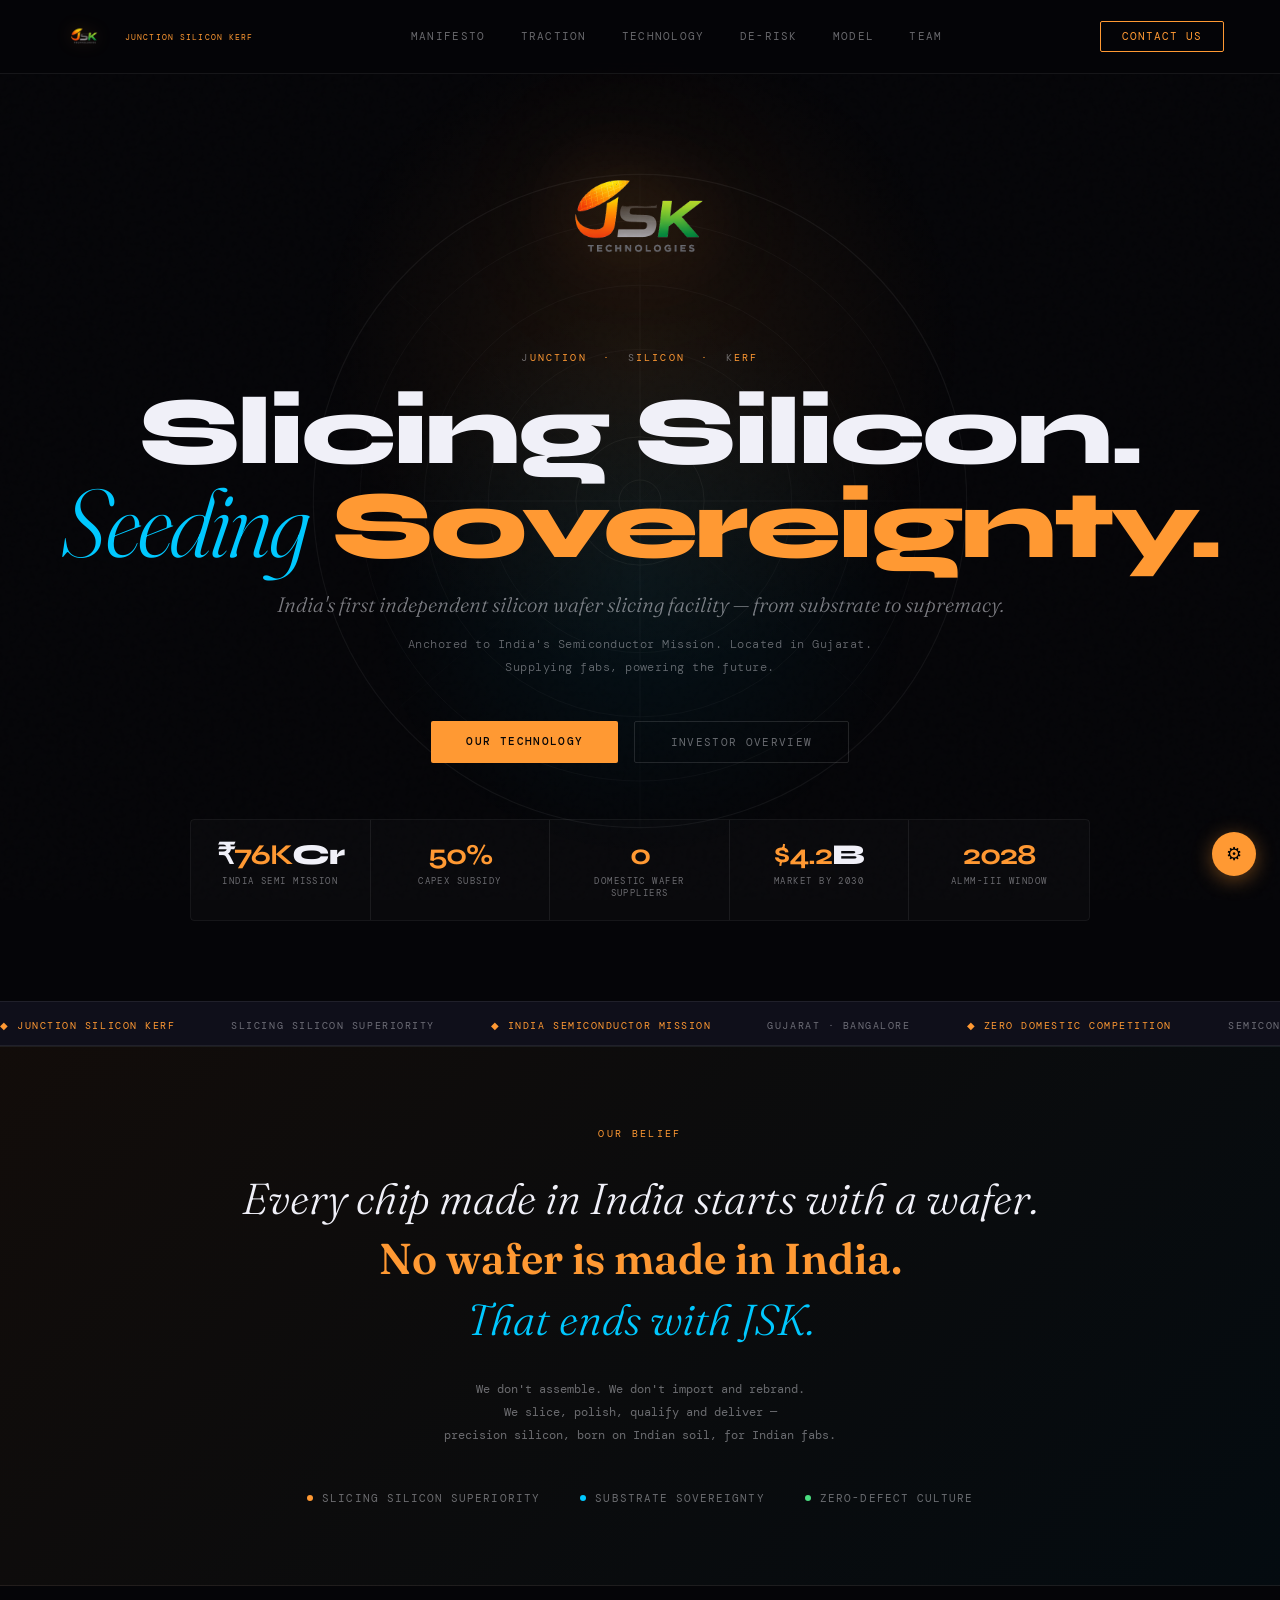
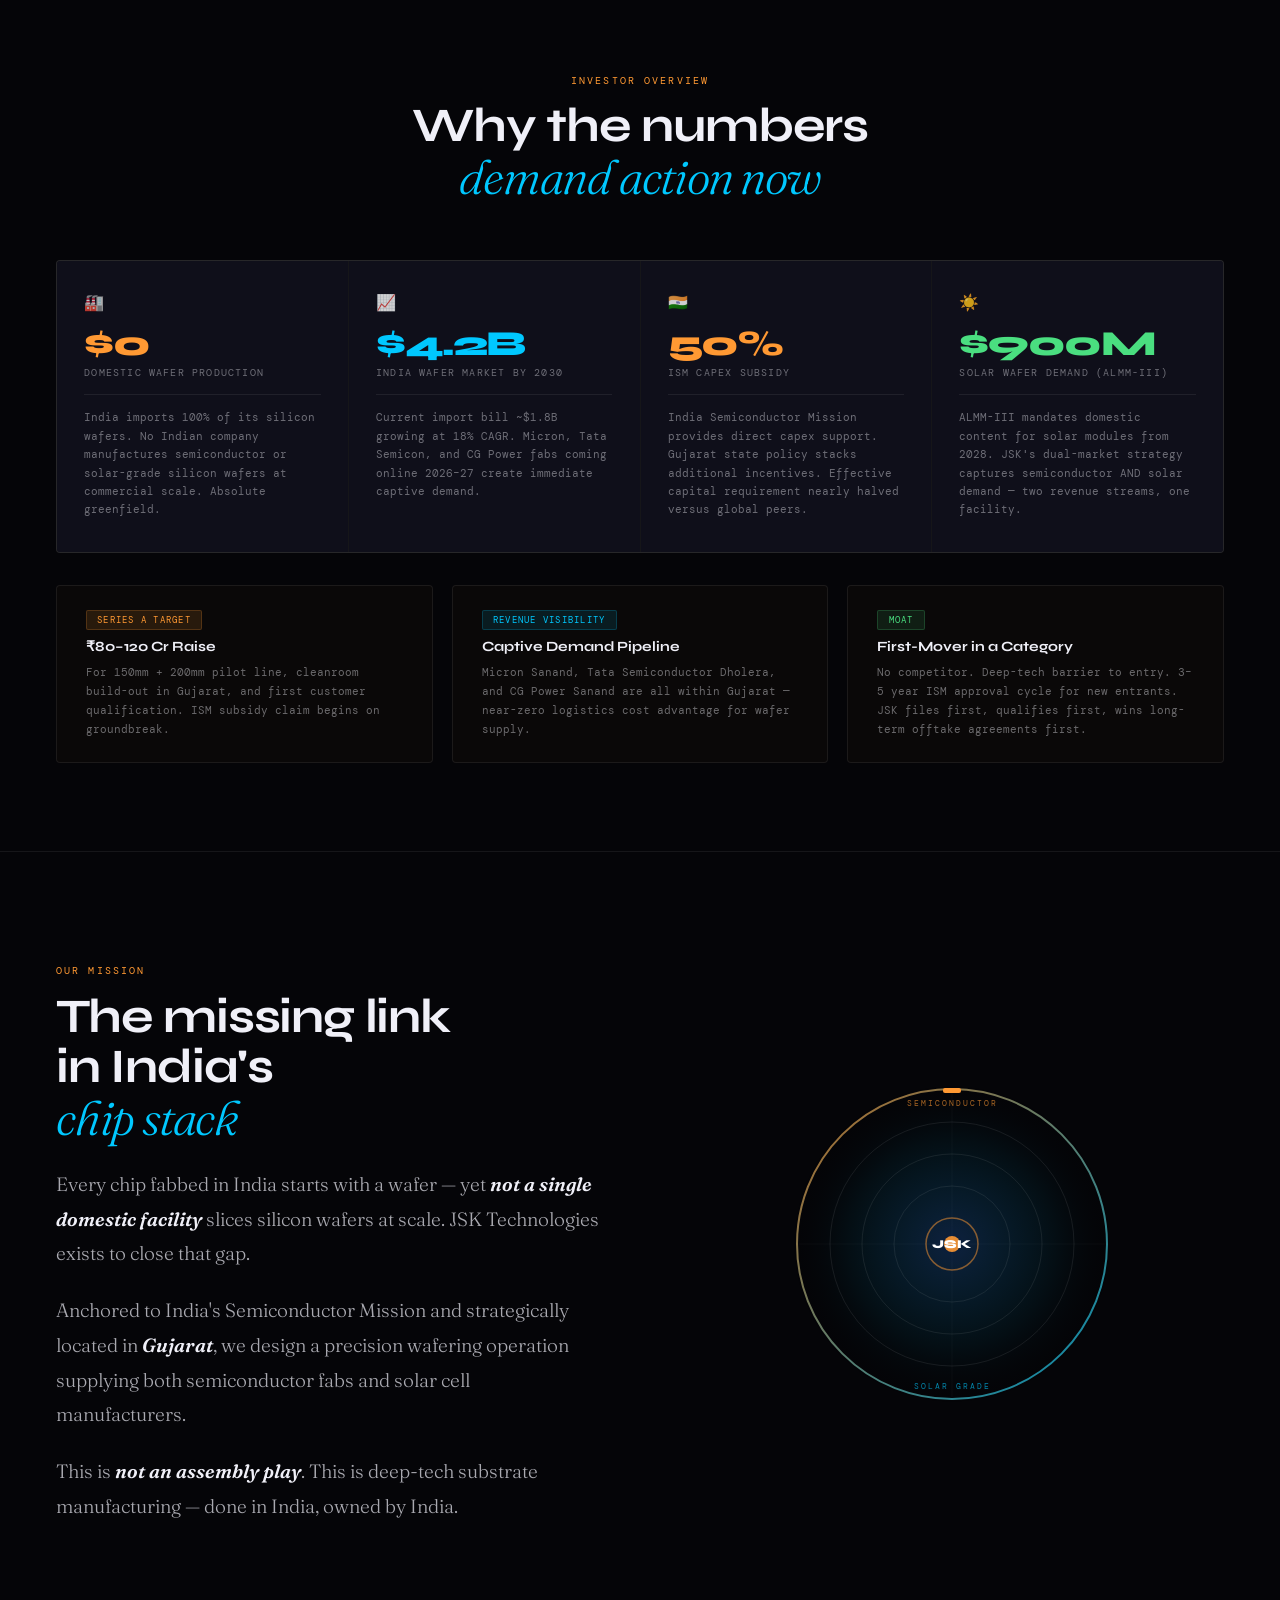
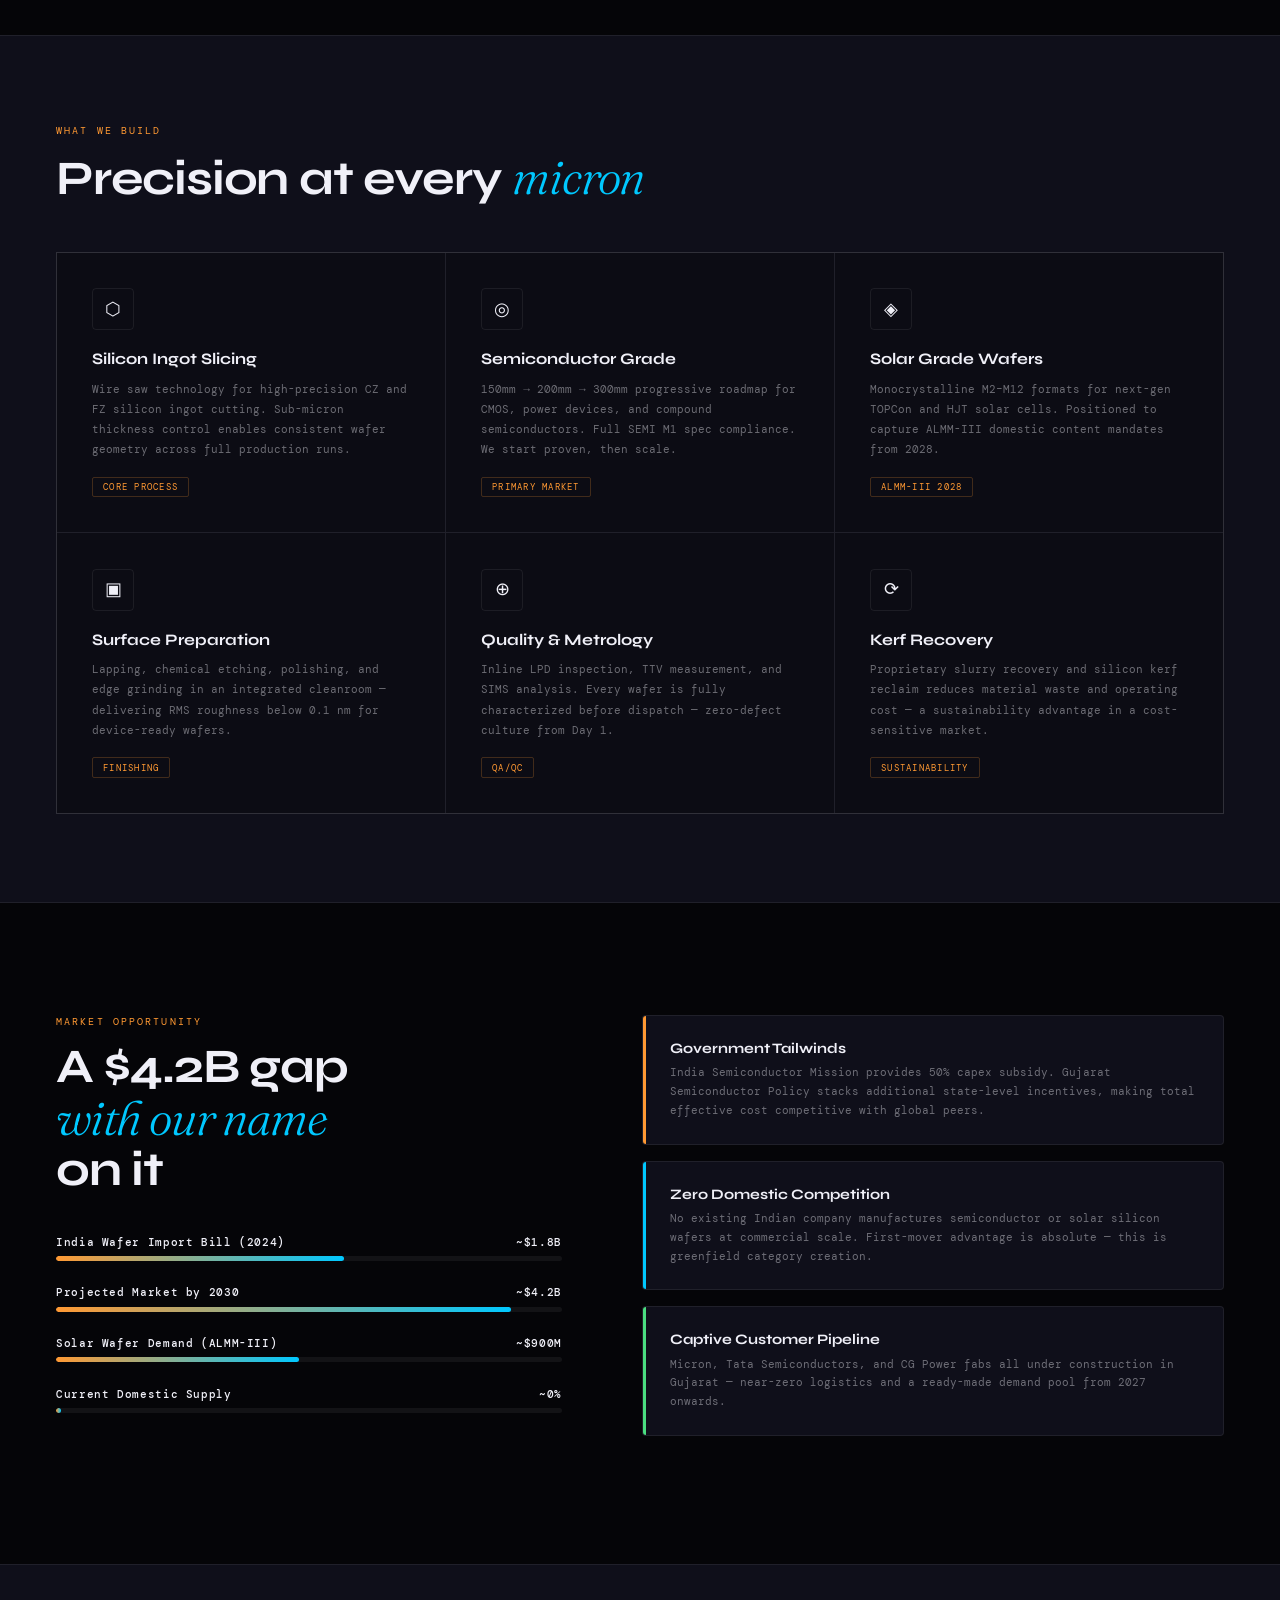
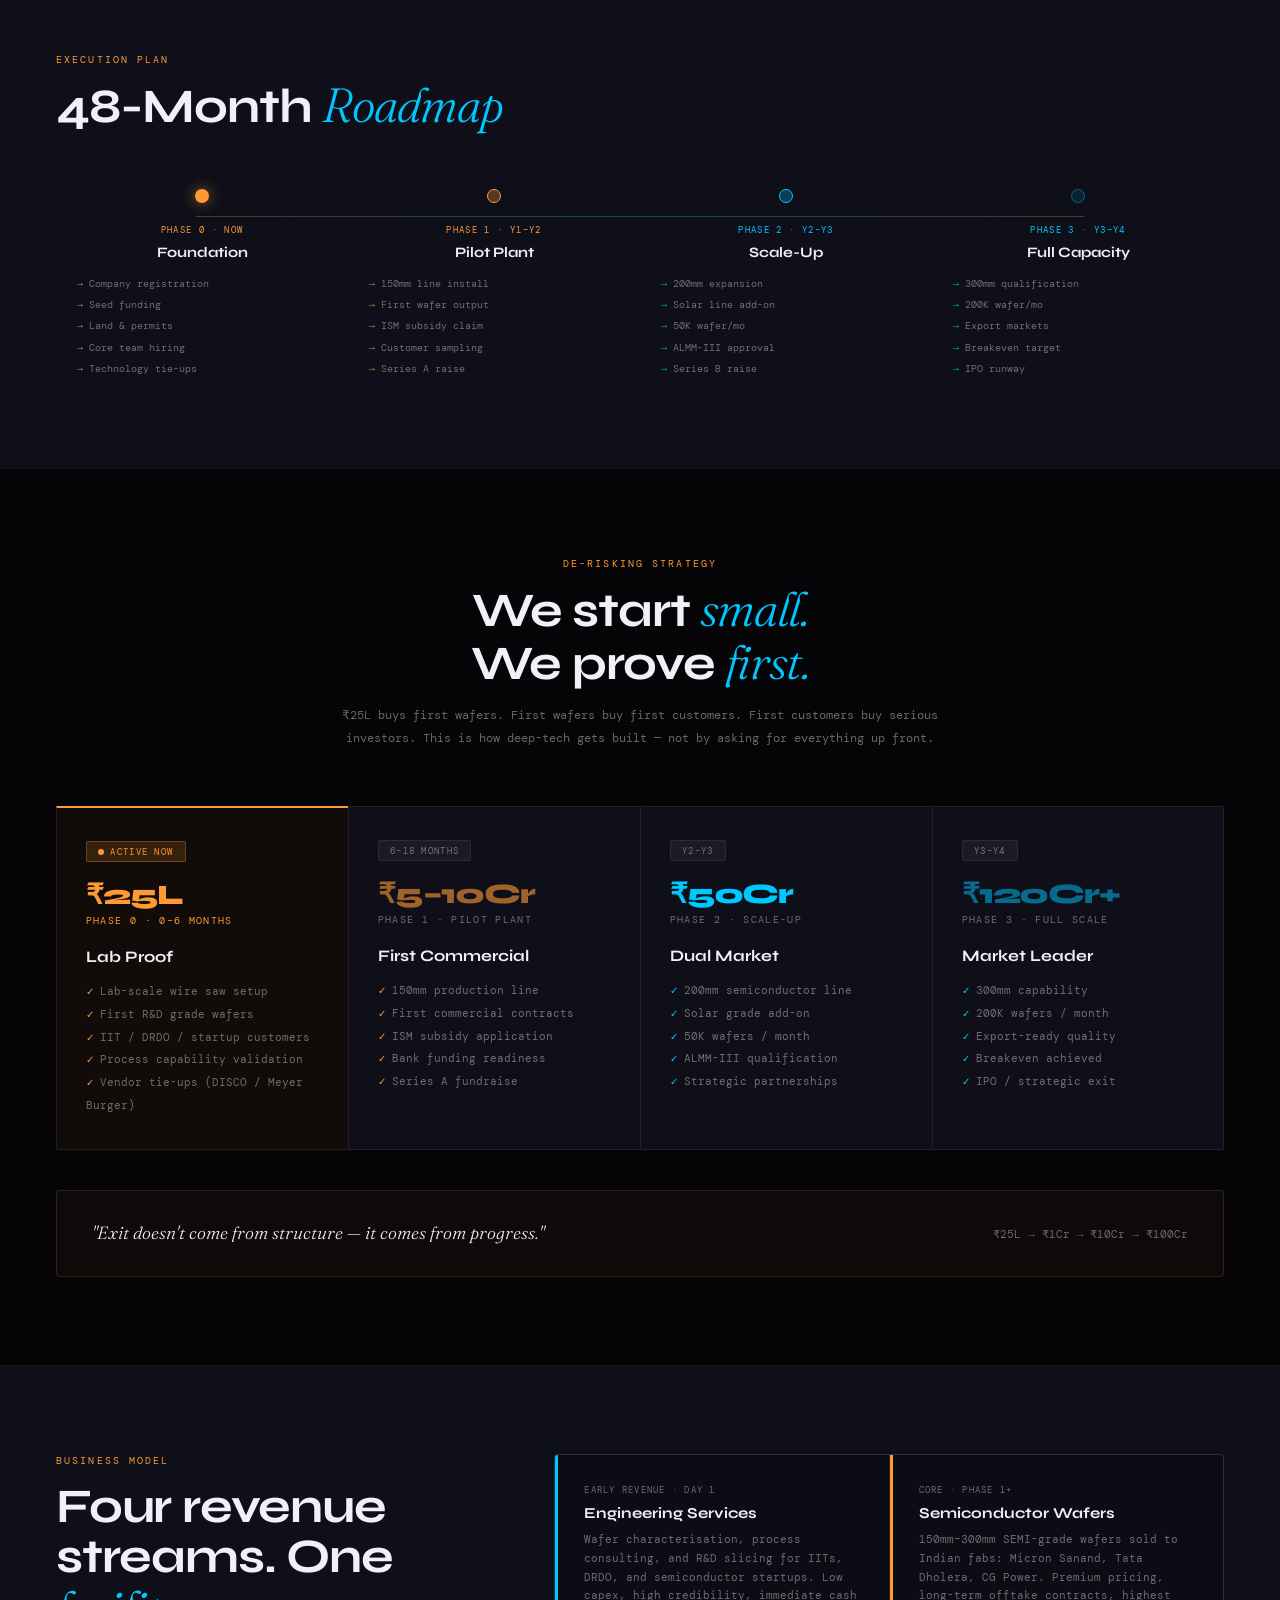
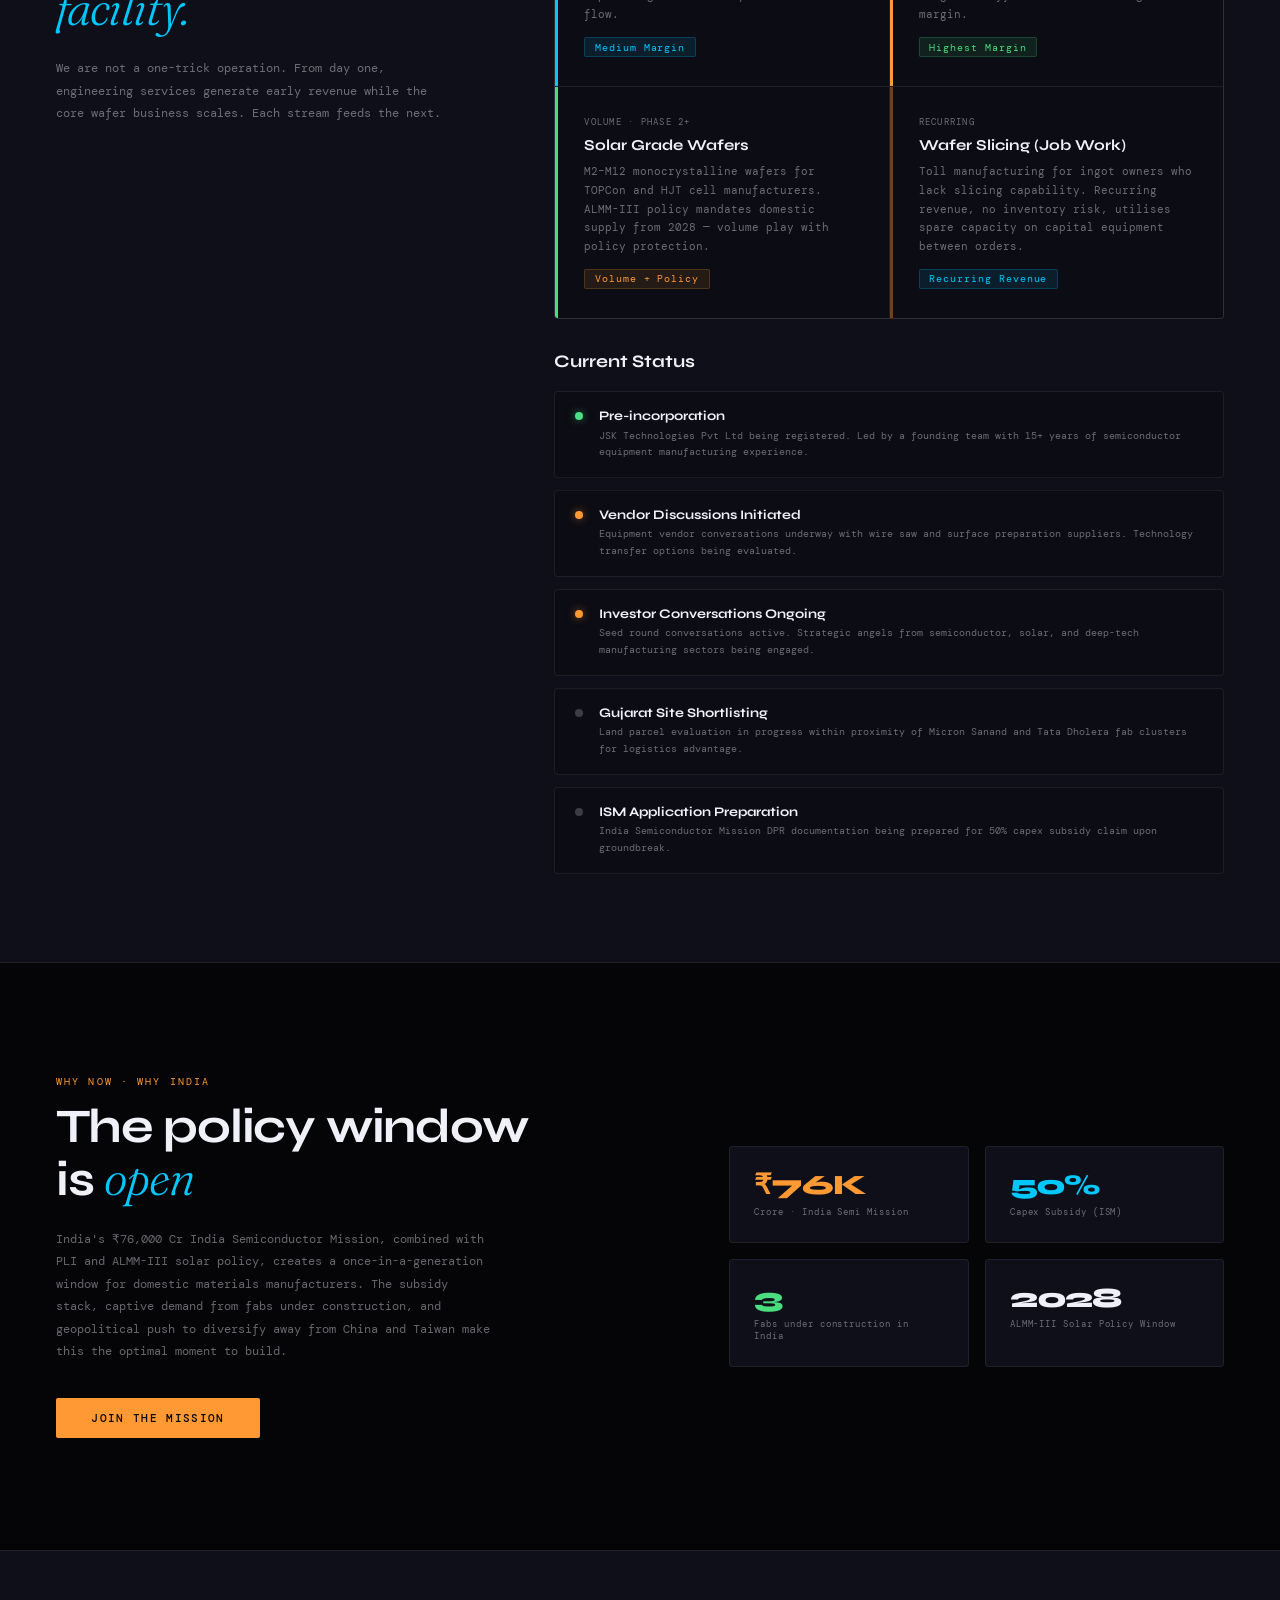
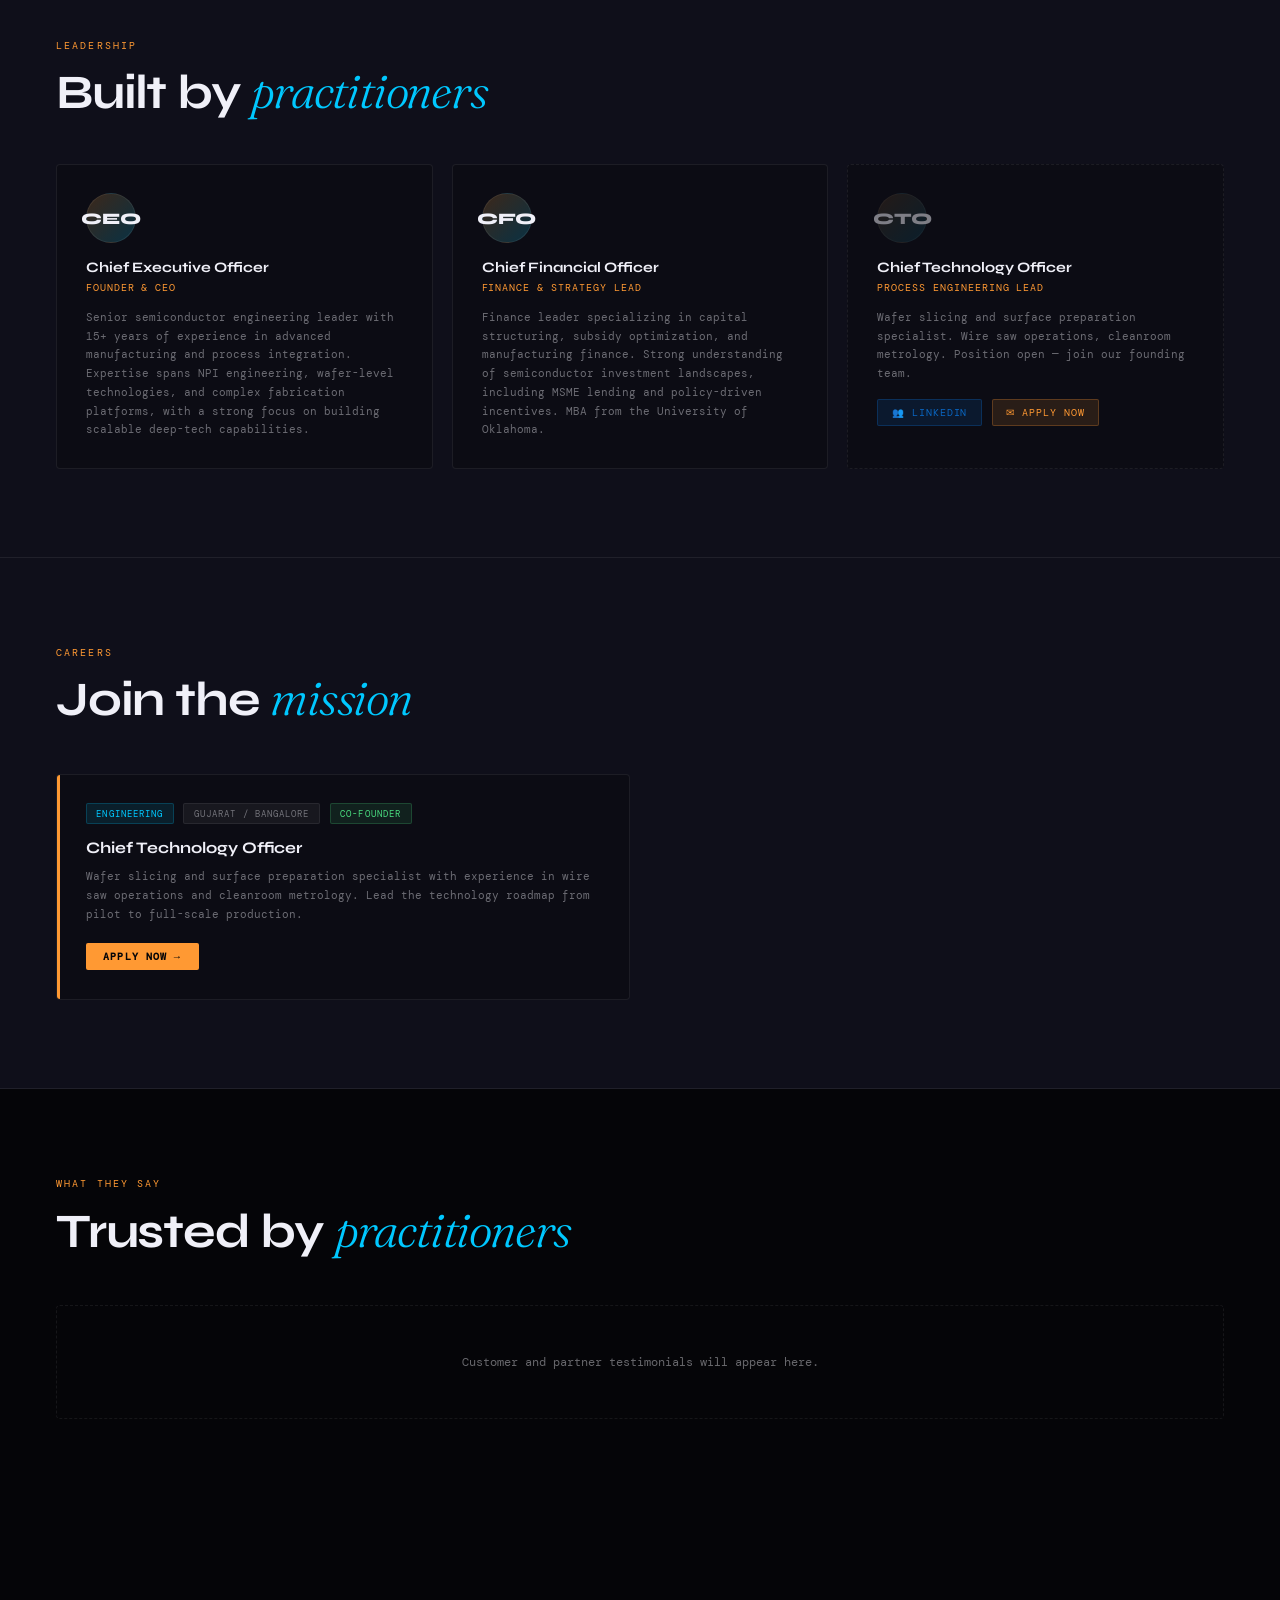
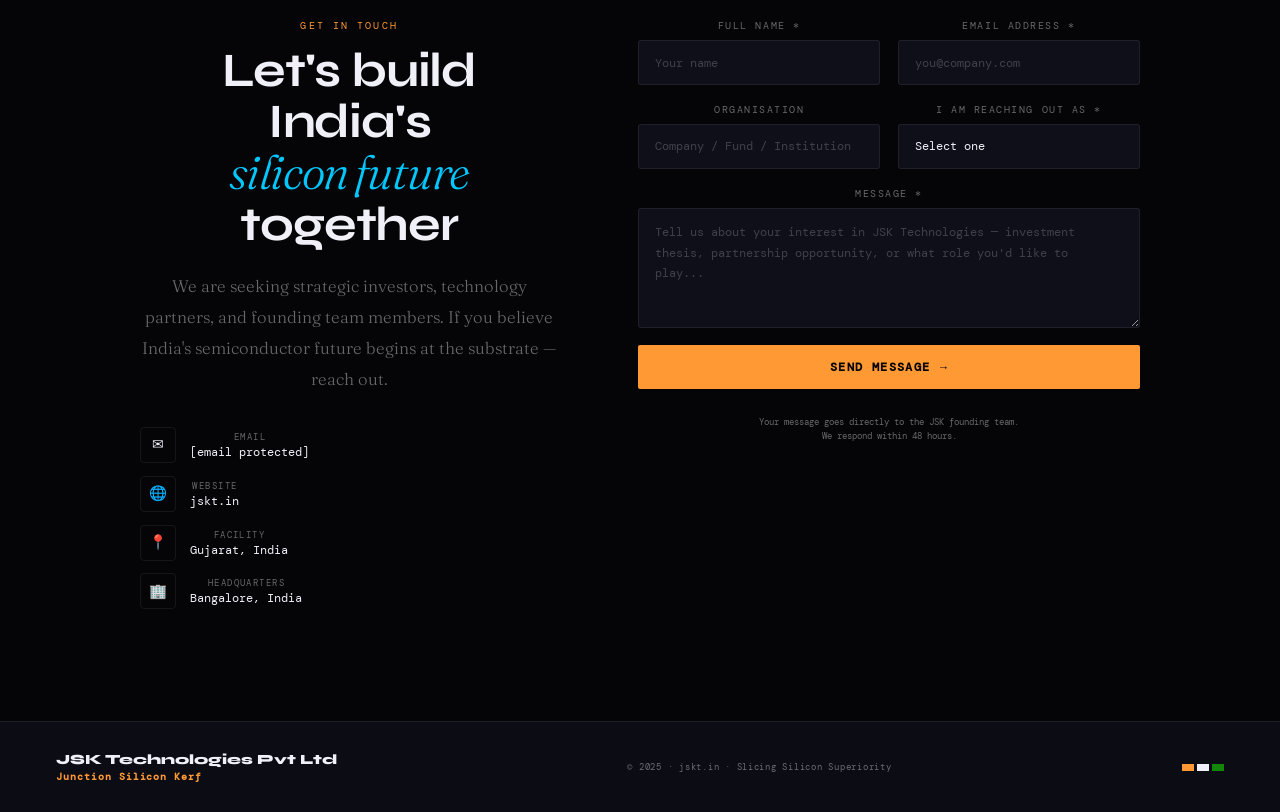
<file: index.html>
<!DOCTYPE html>
<html lang="en">
<head>
  <meta charset="UTF-8" />
  <meta name="viewport" content="width=device-width, initial-scale=1.0" />
  <title>JSK Technologies | Junction Silicon Kerf</title>
  
  <meta name="description" content="JSK Technologies — India's first silicon wafer slicing facility. Junction Silicon Kerf. Semiconductor and solar grade wafers from Gujarat. Backed by India Semiconductor Mission." />
  <meta name="keywords" content="silicon wafer India, semiconductor wafer manufacturer India, JSK Technologies, Junction Silicon Kerf, wafer slicing Gujarat, India Semiconductor Mission" />
  <meta property="og:title" content="JSK Technologies | Junction Silicon Kerf" />
  <meta property="og:description" content="India's first independent silicon wafer slicing facility. Slicing Silicon. Seeding Sovereignty." />
  <meta property="og:type" content="website" />
  <meta property="og:url" content="https://jskt.in" />
  <meta name="twitter:card" content="summary_large_image" />
  <meta name="twitter:title" content="JSK Technologies | Junction Silicon Kerf" />
  <meta name="twitter:description" content="India's first silicon wafer slicing facility. Semiconductor + Solar grade." />
  <meta name="robots" content="index, follow" />
  <link rel="canonical" href="https://jskt.in" />
  <link rel="preconnect" href="https://fonts.googleapis.com" />
  <link href="https://fonts.googleapis.com/css2?family=Syne:wght@400;600;700;800&family=DM+Mono:wght@300;400;500&family=Fraunces:ital,opsz,wght@0,9..144,300;0,9..144,600;1,9..144,300;1,9..144,600&display=swap" rel="stylesheet" />
  <style>
    *, *::before, *::after { box-sizing: border-box; margin: 0; padding: 0; }

    :root {
      --black:   #050508;
      --deep:    #0C0C14;
      --panel:   #0f0f1a;
      --border:  rgba(255,255,255,0.07);
      --border2: rgba(255,255,255,0.12);
      --cyan:    #00C8FF;
      --saffron: #FF9933;
      --green:   #138808;
      --white:   #F0F0F8;
      --muted:   rgba(240,240,248,0.42);
      --mono:    'DM Mono', monospace;
      --head:    'Syne', sans-serif;
      --serif:   'Fraunces', serif;
    }

    html { scroll-behavior: smooth; }
    body { background: var(--black); color: var(--white); font-family: var(--head); overflow-x: hidden; }
    body::after {
      content:''; position:fixed; inset:0; z-index:0; pointer-events:none;
      background-image:url("data:image/svg+xml,%3Csvg viewBox='0 0 200 200' xmlns='http://www.w3.org/2000/svg'%3E%3Cfilter id='n'%3E%3CfeTurbulence type='fractalNoise' baseFrequency='0.85' numOctaves='4' stitchTiles='stitch'/%3E%3C/filter%3E%3Crect width='100%25' height='100%25' filter='url(%23n)' opacity='0.04'/%3E%3C/svg%3E");
      opacity:.4;
    }
    ::-webkit-scrollbar { width:4px; }
    ::-webkit-scrollbar-track { background:var(--black); }
    ::-webkit-scrollbar-thumb { background:var(--saffron); border-radius:2px; }

    /* NAV */
    nav {
      position:fixed; top:0; left:0; right:0; z-index:200;
      display:flex; align-items:center; justify-content:space-between;
      padding:1.1rem 3.5rem;
      background:rgba(5,5,8,0.85); backdrop-filter:blur(20px);
      border-bottom:1px solid var(--border);
    }
    .nav-brand { display:flex; align-items:center; gap:.75rem; text-decoration:none; }
    .nav-logo-svg { width:34px; height:34px; flex-shrink:0; }
    .nav-logo-img {
      height:38px; width:auto; flex-shrink:0;
      filter: drop-shadow(0 0 8px rgba(255,153,51,0.25));
      transition: filter .3s;
    }
    .nav-brand:hover .nav-logo-img { filter: drop-shadow(0 0 14px rgba(255,153,51,0.5)); }
    .nav-brand-text { display:flex; flex-direction:column; line-height:1; }
    .nav-brand-name { font-family:var(--head); font-weight:800; font-size:1rem; letter-spacing:-.02em; color:var(--white); }
    .nav-brand-tagline { font-family:var(--mono); font-size:.5rem; letter-spacing:.14em; text-transform:uppercase; color:var(--saffron); margin-top:3px; }
    .nav-links { display:flex; gap:2.2rem; }
    .nav-links a { font-family:var(--mono); font-size:.66rem; letter-spacing:.12em; text-transform:uppercase; color:var(--muted); text-decoration:none; transition:color .2s; }
    .nav-links a:hover { color:var(--white); }
    .nav-cta { font-family:var(--mono); font-size:.66rem; letter-spacing:.1em; text-transform:uppercase; padding:.5rem 1.3rem; border:1px solid var(--saffron); color:var(--saffron); text-decoration:none; border-radius:2px; transition:all .2s; white-space:nowrap; }
    .nav-cta:hover { background:var(--saffron); color:var(--black); }
    .hamburger { display:none; flex-direction:column; gap:5px; cursor:pointer; padding:4px; }
    .hamburger span { width:22px; height:2px; background:var(--white); border-radius:2px; }
    .mobile-menu { display:none; position:fixed; inset:0; z-index:199; background:rgba(5,5,8,.97); backdrop-filter:blur(24px); flex-direction:column; align-items:center; justify-content:center; gap:2.5rem; }
    .mobile-menu.open { display:flex; }
    .mobile-menu a { font-family:var(--head); font-weight:700; font-size:1.8rem; color:var(--white); text-decoration:none; letter-spacing:-.02em; transition:color .2s; }
    .mobile-menu a:hover { color:var(--saffron); }
    .mm-close { position:absolute; top:1.5rem; right:1.8rem; font-family:var(--mono); font-size:.65rem; letter-spacing:.12em; text-transform:uppercase; color:var(--muted); cursor:pointer; }

    /* HERO */
    #hero {
      position:relative; min-height:100vh;
      display:flex; flex-direction:column; align-items:center; justify-content:center;
      text-align:center; overflow:hidden; padding:8rem 2rem 5rem;
    }
    .glow-a { position:absolute; top:35%; left:50%; transform:translate(-50%,-50%); width:700px; height:700px; background:radial-gradient(circle,rgba(255,153,51,0.09) 0%,transparent 65%); pointer-events:none; }
    .glow-b { position:absolute; top:58%; left:50%; transform:translate(-50%,-50%); width:600px; height:600px; background:radial-gradient(circle,rgba(0,200,255,0.07) 0%,transparent 65%); pointer-events:none; }

    /* wafer rings BG */
    .wafer-bg { position:absolute; top:50%; left:50%; transform:translate(-50%,-50%); width:min(700px,90vw); aspect-ratio:1; pointer-events:none; opacity:.05; }
    .r1 { animation:wspin 90s linear infinite; transform-origin:50% 50%; }
    .r2 { animation:wspin 55s linear infinite reverse; transform-origin:50% 50%; }
    @keyframes wspin { to { transform:rotate(360deg); } }

    /* Hero logo */
    .hero-logo-wrap { margin-bottom:2rem; animation:fadeUp .9s ease both; }
    .hero-logo-svg { width:min(200px,48vw); height:auto; }
    .hero-logo-img {
      width: min(280px, 60vw);
      height: auto;
      opacity: 1;
      filter: drop-shadow(0 0 40px rgba(255,153,51,0.35)) drop-shadow(0 0 80px rgba(255,153,51,0.15));
      animation: logoFloat 6s 1s ease-in-out infinite;
    }
    @keyframes logoFloat {
      0%, 100% { transform: translateY(0px); filter: drop-shadow(0 0 40px rgba(255,153,51,0.35)) drop-shadow(0 0 80px rgba(255,153,51,0.15)); }
      50%       { transform: translateY(-8px); filter: drop-shadow(0 8px 50px rgba(255,153,51,0.5)) drop-shadow(0 0 100px rgba(255,153,51,0.2)); }
    }

    /* Path draw */
    .dp  { stroke-dasharray:600; stroke-dashoffset:600; animation:draw 1.8s cubic-bezier(.4,0,.2,1) .2s forwards; }
    .dp2 { animation-delay:.55s; }
    .dp3 { animation-delay:.95s; }
    .wr  { stroke-dasharray:900; stroke-dashoffset:900; animation:draw 2s cubic-bezier(.4,0,.2,1) .1s forwards; }
    @keyframes draw { to { stroke-dashoffset:0; } }
    .lf  { opacity:0; animation:fillIn .6s ease 1.9s forwards; }
    @keyframes fillIn { to { opacity:1; } }

    .hero-fullform { font-family:var(--mono); font-size:.62rem; letter-spacing:.22em; text-transform:uppercase; color:var(--saffron); margin-bottom:1.4rem; animation:fadeUp .8s .25s ease both; }
    .hero-fullform span { color:var(--muted); }

    h1.hero-title { font-family:var(--head); font-weight:800; font-size:clamp(2.4rem,7.5vw,6.2rem); line-height:.95; letter-spacing:-.03em; animation:fadeUp .8s .4s ease both; }
    h1.hero-title em { font-family:var(--serif); font-style:italic; font-weight:300; color:var(--cyan); }
    h1.hero-title .acc { color:var(--saffron); }

    .hero-punch { margin-top:1.3rem; font-family:var(--serif); font-style:italic; font-size:clamp(.95rem,2.2vw,1.3rem); font-weight:300; color:rgba(240,240,248,.5); animation:fadeUp .8s .52s ease both; }
    .hero-sub { margin-top:1rem; font-family:var(--mono); font-size:.76rem; font-weight:300; color:var(--muted); letter-spacing:.04em; max-width:480px; line-height:1.9; animation:fadeUp .8s .64s ease both; }

    .hero-actions { margin-top:2.6rem; display:flex; gap:1rem; justify-content:center; flex-wrap:wrap; animation:fadeUp .8s .76s ease both; }
    .btn-primary { padding:.82rem 2.2rem; background:var(--saffron); color:var(--black); font-family:var(--mono); font-size:.7rem; letter-spacing:.12em; text-transform:uppercase; text-decoration:none; border-radius:2px; font-weight:500; transition:all .25s; display:inline-block; }
    .btn-primary:hover { background:#ffb347; transform:translateY(-2px); box-shadow:0 8px 32px rgba(255,153,51,.25); }
    .btn-ghost { padding:.82rem 2.2rem; border:1px solid var(--border2); color:var(--muted); font-family:var(--mono); font-size:.7rem; letter-spacing:.12em; text-transform:uppercase; text-decoration:none; border-radius:2px; transition:all .25s; display:inline-block; }
    .btn-ghost:hover { border-color:var(--white); color:var(--white); }

    .hero-stats { margin-top:3.5rem; width:100%; max-width:900px; display:flex; justify-content:center; flex-wrap:wrap; border:1px solid var(--border); border-radius:4px; overflow:hidden; animation:fadeUp .8s .88s ease both; }
    .h-stat { flex:1 1 150px; padding:1.3rem 1.5rem; text-align:center; border-right:1px solid var(--border); background:rgba(255,255,255,.02); }
    .h-stat:last-child { border-right:none; }
    .h-stat .val { font-family:var(--head); font-weight:800; font-size:clamp(1.35rem,2.5vw,1.8rem); letter-spacing:-.04em; color:var(--white); line-height:1; }
    .h-stat .val b { color:var(--saffron); }
    .h-stat .lbl { font-family:var(--mono); font-size:.56rem; letter-spacing:.16em; text-transform:uppercase; color:var(--muted); margin-top:.35rem; }


    /* Animation safety fallback */
    @media (prefers-reduced-motion: reduce) {
      *, *::before, *::after { animation-duration: 0.01ms !important; animation-iteration-count: 1 !important; transition-duration: 0.01ms !important; }
    }
    /* Ensure hero content always visible even if animation stalls */
    .hero-logo-wrap, .hero-fullform, h1.hero-title, .hero-punch, .hero-sub, .hero-actions, .hero-stats {
      animation-fill-mode: forwards !important;
    }
    @keyframes fadeUp { from { opacity:0; transform:translateY(26px); } to { opacity:1; transform:translateY(0); } }

    /* TICKER */
    .ticker-wrap { background:var(--panel); overflow:hidden; border-top:1px solid var(--border); border-bottom:1px solid var(--border); padding:.75rem 0; white-space:nowrap; position:relative; z-index:1; }
    .ticker-track { display:inline-flex; gap:3.5rem; animation:ticker 38s linear infinite; }
    .ticker-track span { font-family:var(--mono); font-size:.6rem; letter-spacing:.16em; text-transform:uppercase; color:var(--muted); }
    .ticker-track .hi { color:var(--saffron); }
    @keyframes ticker { to { transform:translateX(-50%); } }

    /* SHARED */
    section { position:relative; z-index:1; }
    .section-label { font-family:var(--mono); font-size:.6rem; letter-spacing:.22em; text-transform:uppercase; color:var(--saffron); margin-bottom:.9rem; }
    .section-title { font-family:var(--head); font-weight:700; font-size:clamp(1.7rem,4vw,3rem); line-height:1.05; letter-spacing:-.025em; }
    .section-title em { font-family:var(--serif); font-style:italic; font-weight:300; color:var(--cyan); }

    /* MANIFESTO */
    #manifesto { padding:5rem 3.5rem; background:linear-gradient(135deg,rgba(255,153,51,.055) 0%,rgba(0,200,255,.035) 100%); border-top:1px solid var(--border); border-bottom:1px solid var(--border); text-align:center; }
    .manifesto-eye { font-family:var(--mono); font-size:.6rem; letter-spacing:.24em; text-transform:uppercase; color:var(--saffron); margin-bottom:1.8rem; }
    .manifesto-hl { font-family:var(--serif); font-style:italic; font-size:clamp(1.5rem,3.8vw,2.7rem); font-weight:300; line-height:1.4; color:var(--white); max-width:820px; margin:0 auto; }
    .manifesto-hl strong { font-weight:600; font-style:normal; color:var(--saffron); }
    .manifesto-hl span { color:var(--cyan); }
    .manifesto-sub { margin-top:1.7rem; font-family:var(--mono); font-size:.74rem; color:var(--muted); line-height:1.95; max-width:580px; margin-left:auto; margin-right:auto; }
    .pillars { display:flex; justify-content:center; gap:2.5rem; margin-top:2.8rem; flex-wrap:wrap; }
    .pillar { display:flex; align-items:center; gap:.6rem; font-family:var(--mono); font-size:.66rem; letter-spacing:.1em; text-transform:uppercase; color:var(--muted); }
    .pdot { width:6px; height:6px; border-radius:50%; background:var(--saffron); }
    .pillar:nth-child(2) .pdot { background:var(--cyan); }
    .pillar:nth-child(3) .pdot { background:#4ADE80; }

    /* TRACTION */
    #traction { padding:5.5rem 3.5rem; border-bottom:1px solid var(--border); }
    #traction .inner { max-width:1280px; margin:0 auto; }
    .traction-head { text-align:center; margin-bottom:3.5rem; }
    .metrics-grid { display:grid; grid-template-columns:repeat(4,1fr); gap:1px; background:var(--border); border:1px solid var(--border); border-radius:4px; overflow:hidden; }
    .m-card { background:var(--panel); padding:2rem 1.7rem; position:relative; transition:background .3s; }
    .m-card:hover { background:#13131f; }
    .m-card::after { content:''; position:absolute; bottom:0; left:0; right:0; height:2px; background:linear-gradient(90deg,var(--saffron),var(--cyan)); transform:scaleX(0); transform-origin:left; transition:transform .4s cubic-bezier(.22,1,.36,1); }
    .m-card:hover::after { transform:scaleX(1); }
    .m-icon { font-size:1rem; margin-bottom:.9rem; opacity:.8; }
    .m-big { font-family:var(--head); font-weight:800; font-size:clamp(1.7rem,2.8vw,2.2rem); letter-spacing:-.04em; line-height:1; }
    .m-big .cs { color:var(--saffron); } .m-big .cc { color:var(--cyan); } .m-big .cg { color:#4ADE80; }
    .m-unit { font-family:var(--mono); font-size:.62rem; letter-spacing:.12em; text-transform:uppercase; color:var(--muted); margin-top:.3rem; }
    .m-desc { font-family:var(--mono); font-size:.66rem; color:var(--muted); line-height:1.75; margin-top:.9rem; border-top:1px solid var(--border); padding-top:.9rem; }
    .inv-strip { margin-top:2rem; display:grid; grid-template-columns:repeat(3,1fr); gap:1.2rem; }
    .inv-card { padding:1.5rem 1.8rem; border:1px solid var(--border); border-radius:4px; background:rgba(255,153,51,.025); display:flex; flex-direction:column; gap:.5rem; }
    .inv-card h5 { font-family:var(--head); font-weight:700; font-size:.88rem; }
    .inv-card p { font-family:var(--mono); font-size:.67rem; color:var(--muted); line-height:1.75; }
    .badge { display:inline-block; align-self:flex-start; font-family:var(--mono); font-size:.56rem; letter-spacing:.14em; text-transform:uppercase; padding:.2rem .65rem; border-radius:2px; background:rgba(255,153,51,.12); color:var(--saffron); border:1px solid rgba(255,153,51,.2); }
    .badge.bc { background:rgba(0,200,255,.1); color:var(--cyan); border-color:rgba(0,200,255,.2); }
    .badge.bg { background:rgba(74,222,128,.1); color:#4ADE80; border-color:rgba(74,222,128,.2); }

    /* MISSION */
    #mission { padding:7rem 3.5rem; display:grid; grid-template-columns:1fr 1fr; gap:5rem; align-items:center; max-width:1280px; margin:0 auto; }
    .mission-text p { font-family:var(--serif); font-size:clamp(.98rem,1.7vw,1.2rem); font-weight:300; line-height:1.8; color:rgba(240,240,248,.7); margin-top:1.4rem; }
    .mission-text p strong { font-weight:600; color:var(--white); font-style:italic; }
    .wafer-vis { display:flex; align-items:center; justify-content:center; }
    .wafer-vis svg { width:100%; max-width:340px; }

    /* TECHNOLOGY */
    #technology { padding:5.5rem 3.5rem; background:var(--panel); border-top:1px solid var(--border); border-bottom:1px solid var(--border); }
    #technology .inner { max-width:1280px; margin:0 auto; }
    .tech-grid { display:grid; grid-template-columns:repeat(3,1fr); gap:1px; background:var(--border); border:1px solid var(--border); }
    .tc { background:var(--deep); padding:2.2rem; position:relative; overflow:hidden; transition:background .3s; }
    .tc:hover { background:#13131f; }
    .tc::before { content:''; position:absolute; top:0; left:0; right:0; height:2px; background:linear-gradient(90deg,var(--saffron),var(--cyan)); opacity:0; transition:opacity .3s; }
    .tc:hover::before { opacity:1; }
    .ti { width:42px; height:42px; border:1px solid var(--border); border-radius:4px; display:flex; align-items:center; justify-content:center; margin-bottom:1.2rem; font-size:1.1rem; }
    .tc h3 { font-family:var(--head); font-weight:700; font-size:1rem; margin-bottom:.65rem; }
    .tc p { font-family:var(--mono); font-size:.7rem; line-height:1.8; color:var(--muted); }
    .tt { display:inline-block; margin-top:1.1rem; font-family:var(--mono); font-size:.56rem; letter-spacing:.14em; text-transform:uppercase; color:var(--saffron); border:1px solid rgba(255,153,51,.22); padding:.2rem .62rem; border-radius:2px; }

    /* MARKET */
    #market { padding:7rem 3.5rem; max-width:1280px; margin:0 auto; display:grid; grid-template-columns:1fr 1.15fr; gap:5rem; align-items:start; }
    .bi { margin-bottom:1.6rem; }
    .bl { display:flex; justify-content:space-between; font-family:var(--mono); font-size:.66rem; letter-spacing:.06em; color:var(--muted); margin-bottom:.45rem; }
    .bl span { color:var(--white); font-weight:500; }
    .bt { height:5px; background:rgba(255,255,255,.06); border-radius:3px; overflow:hidden; }
    .bf { height:100%; border-radius:3px; background:linear-gradient(90deg,var(--saffron),var(--cyan)); transition:width 1.2s cubic-bezier(.22,1,.36,1); }
    .oc { padding:1.5rem 1.7rem; border:1px solid var(--border); border-radius:4px; background:var(--panel); position:relative; margin-bottom:1rem; }
    .oc::after { content:''; position:absolute; left:0; top:0; bottom:0; width:3px; background:var(--saffron); border-radius:4px 0 0 4px; }
    .oc.cy::after { background:var(--cyan); } .oc.gr::after { background:#4ADE80; }
    .oc h4 { font-family:var(--head); font-weight:700; font-size:.9rem; margin-bottom:.4rem; }
    .oc p { font-family:var(--mono); font-size:.67rem; color:var(--muted); line-height:1.75; }

    /* ROADMAP */
    #roadmap { padding:5.5rem 3.5rem; background:var(--panel); border-top:1px solid var(--border); }
    #roadmap .inner { max-width:1280px; margin:0 auto; }
    .phases { display:grid; grid-template-columns:repeat(4,1fr); gap:0; margin-top:3.5rem; position:relative; }
    .phases::before { content:''; position:absolute; top:1.7rem; left:12%; right:12%; height:1px; background:linear-gradient(90deg,var(--saffron),var(--cyan),var(--saffron)); opacity:.3; }
    .ph { padding:0 1.3rem; text-align:center; }
    .pdot2 { width:14px; height:14px; border-radius:50%; margin:0 auto 1.3rem; position:relative; z-index:1; }
    .ph:nth-child(1) .pdot2 { background:var(--saffron); box-shadow:0 0 14px rgba(255,153,51,.6); }
    .ph:nth-child(2) .pdot2 { background:rgba(255,153,51,.3); border:1px solid var(--saffron); }
    .ph:nth-child(3) .pdot2 { background:rgba(0,200,255,.25); border:1px solid var(--cyan); }
    .ph:nth-child(4) .pdot2 { background:rgba(0,200,255,.1); border:1px solid rgba(0,200,255,.35); }
    .pp { font-family:var(--mono); font-size:.57rem; letter-spacing:.15em; text-transform:uppercase; color:var(--saffron); margin-bottom:.5rem; }
    .ph:nth-child(3) .pp, .ph:nth-child(4) .pp { color:var(--cyan); }
    .ph h4 { font-family:var(--head); font-weight:700; font-size:.9rem; margin-bottom:.75rem; }
    .ph ul { list-style:none; font-family:var(--mono); font-size:.64rem; color:var(--muted); line-height:2.1; text-align:left; }
    .ph ul li::before { content:'→ '; color:var(--saffron); }
    .ph:nth-child(3) ul li::before, .ph:nth-child(4) ul li::before { color:var(--cyan); }

    /* DE-RISK */
    #derisk { padding:5.5rem 3.5rem; border-top:1px solid var(--border); border-bottom:1px solid var(--border); }
    #derisk .inner { max-width:1280px; margin:0 auto; }
    #derisk .dhead { text-align:center; margin-bottom:3.5rem; }
    #derisk .dhead p { font-family:var(--mono); font-size:.76rem; color:var(--muted); line-height:1.9; max-width:600px; margin:.9rem auto 0; }
    .dr-grid { display:grid; grid-template-columns:repeat(4,1fr); gap:0; }
    .dr-card {
      padding:2rem 1.8rem; border:1px solid var(--border);
      border-right:none; position:relative; background:var(--panel);
      transition:background .3s;
    }
    .dr-card:last-child { border-right:1px solid var(--border); }
    .dr-card:hover { background:#13131f; }
    .dr-card.active { background:rgba(255,153,51,.05); border-top:2px solid var(--saffron); }
    .dr-card.active .dr-phase { color:var(--saffron); }
    .dr-badge {
      display:inline-flex; align-items:center; gap:.4rem;
      font-family:var(--mono); font-size:.58rem; letter-spacing:.14em;
      text-transform:uppercase; padding:.22rem .7rem; border-radius:2px;
      margin-bottom:1.2rem;
    }
    .dr-badge.now { background:rgba(255,153,51,.15); color:var(--saffron); border:1px solid rgba(255,153,51,.3); }
    .dr-badge.soon { background:rgba(255,255,255,.05); color:var(--muted); border:1px solid var(--border); }
    .dr-badge .pulse { width:6px; height:6px; border-radius:50%; background:var(--saffron); animation:pulse 1.6s ease infinite; }
    @keyframes pulse { 0%,100%{opacity:1;transform:scale(1)} 50%{opacity:.4;transform:scale(.7)} }
    .dr-capital {
      font-family:var(--head); font-weight:800;
      font-size:clamp(1.4rem,2.2vw,1.9rem); letter-spacing:-.04em;
      line-height:1; color:var(--saffron); margin-bottom:.3rem;
    }
    .dr-card:nth-child(2) .dr-capital { color:rgba(255,153,51,.6); }
    .dr-card:nth-child(3) .dr-capital { color:var(--cyan); }
    .dr-card:nth-child(4) .dr-capital { color:rgba(0,200,255,.5); }
    .dr-phase { font-family:var(--mono); font-size:.6rem; letter-spacing:.14em; text-transform:uppercase; color:var(--muted); margin-bottom:1.2rem; }
    .dr-card h4 { font-family:var(--head); font-weight:700; font-size:1rem; margin-bottom:.9rem; }
    .dr-card ul { list-style:none; font-family:var(--mono); font-size:.67rem; color:var(--muted); line-height:2.1; }
    .dr-card ul li::before { content:'✓ '; color:var(--saffron); font-size:.65rem; }
    .dr-card:nth-child(3) ul li::before,
    .dr-card:nth-child(4) ul li::before { color:var(--cyan); }
    .dr-insight {
      margin-top:2.5rem;
      padding:1.8rem 2.2rem;
      background:rgba(255,153,51,.04);
      border:1px solid rgba(255,153,51,.15);
      border-radius:4px;
      display:flex; align-items:center; gap:2rem; flex-wrap:wrap;
    }
    .dr-insight p { font-family:var(--serif); font-style:italic; font-size:1.1rem; font-weight:300; color:var(--white); flex:1; line-height:1.6; }
    .dr-insight span { font-family:var(--mono); font-size:.68rem; color:var(--muted); white-space:nowrap; }

    /* BUSINESS MODEL */
    #bizmodel { padding:5.5rem 3.5rem; background:var(--panel); border-bottom:1px solid var(--border); }
    #bizmodel .inner { max-width:1280px; margin:0 auto; display:grid; grid-template-columns:1fr 1.6fr; gap:5rem; align-items:start; }
    .bm-streams { display:grid; grid-template-columns:1fr 1fr; gap:1px; background:var(--border); border:1px solid var(--border); border-radius:4px; overflow:hidden; }
    .bm-card { background:var(--deep); padding:1.8rem; position:relative; transition:background .3s; }
    .bm-card:hover { background:#13131f; }
    .bm-card::before { content:''; position:absolute; top:0; left:0; bottom:0; width:3px; }
    .bm-card:nth-child(1)::before { background:var(--cyan); }
    .bm-card:nth-child(2)::before { background:var(--saffron); }
    .bm-card:nth-child(3)::before { background:#4ADE80; }
    .bm-card:nth-child(4)::before { background:rgba(255,153,51,.4); }
    .bm-tag { font-family:var(--mono); font-size:.56rem; letter-spacing:.14em; text-transform:uppercase; color:var(--muted); margin-bottom:.5rem; }
    .bm-card h4 { font-family:var(--head); font-weight:700; font-size:.95rem; margin-bottom:.5rem; }
    .bm-card p { font-family:var(--mono); font-size:.67rem; color:var(--muted); line-height:1.75; }
    .bm-margin { display:inline-block; margin-top:.8rem; font-family:var(--mono); font-size:.6rem; letter-spacing:.1em; padding:.18rem .6rem; border-radius:2px; }
    .bm-margin.hi { background:rgba(74,222,128,.1); color:#4ADE80; border:1px solid rgba(74,222,128,.2); }
    .bm-margin.md { background:rgba(0,200,255,.1); color:var(--cyan); border:1px solid rgba(0,200,255,.2); }
    .bm-margin.lo { background:rgba(255,153,51,.1); color:var(--saffron); border:1px solid rgba(255,153,51,.2); }
    .bm-status { margin-top:2rem; }
    .bm-status h3 { font-family:var(--head); font-weight:700; font-size:1.1rem; margin-bottom:1.2rem; }
    .status-list { display:flex; flex-direction:column; gap:.75rem; }
    .sl { display:flex; align-items:flex-start; gap:1rem; padding:1rem 1.2rem; border:1px solid var(--border); border-radius:4px; background:var(--deep); }
    .sl-dot { width:8px; height:8px; border-radius:50%; flex-shrink:0; margin-top:4px; }
    .sl-dot.green { background:#4ADE80; box-shadow:0 0 8px rgba(74,222,128,.5); }
    .sl-dot.amber { background:var(--saffron); box-shadow:0 0 8px rgba(255,153,51,.5); }
    .sl-dot.grey  { background:rgba(255,255,255,.2); }
    .sl-text h5 { font-family:var(--head); font-weight:700; font-size:.82rem; margin-bottom:.2rem; }
    .sl-text p  { font-family:var(--mono); font-size:.64rem; color:var(--muted); line-height:1.65; }

    /* WHY INDIA */
    #india { padding:7rem 3.5rem; max-width:1280px; margin:0 auto; display:grid; grid-template-columns:1.2fr 1fr; gap:5rem; align-items:center; }
    .ind-grid { display:grid; grid-template-columns:1fr 1fr; gap:1rem; }
    .ind-card { padding:1.5rem; border:1px solid var(--border); background:var(--panel); border-radius:4px; }
    .ind-num { font-family:var(--head); font-weight:800; font-size:1.75rem; letter-spacing:-.04em; line-height:1; }
    .ind-card small { display:block; font-family:var(--mono); font-size:.58rem; letter-spacing:.1em; color:var(--muted); margin-top:.4rem; }

    /* LEADERSHIP */
    #leadership { padding:5.5rem 3.5rem; background:var(--panel); border-top:1px solid var(--border); }
    #leadership .inner { max-width:1280px; margin:0 auto; }
    .team-grid { display:grid; grid-template-columns:repeat(3,1fr); gap:1.2rem; margin-top:2.8rem; }
    .mc { border:1px solid var(--border); background:var(--deep); padding:1.8rem; border-radius:4px; transition:border-color .3s; }
    .mc:hover { border-color:rgba(255,153,51,.3); }
    .av { width:50px; height:50px; border-radius:50%; background:linear-gradient(135deg,rgba(255,153,51,.2),rgba(0,200,255,.2)); border:1px solid var(--border); display:flex; align-items:center; justify-content:center; font-family:var(--head); font-weight:800; font-size:1rem; color:var(--white); margin-bottom:1rem; }
    .mc h4 { font-family:var(--head); font-weight:700; font-size:.9rem; margin-bottom:.3rem; }
    .mc .role { font-family:var(--mono); font-size:.6rem; letter-spacing:.1em; color:var(--saffron); text-transform:uppercase; margin-bottom:.85rem; }
    .mc p { font-family:var(--mono); font-size:.67rem; color:var(--muted); line-height:1.75; }
    .open-links { display:flex; gap:.6rem; margin-top:1rem; flex-wrap:wrap; }
    .open-link {
      display:inline-flex; align-items:center; gap:.35rem;
      font-family:var(--mono); font-size:.6rem; letter-spacing:.1em;
      text-transform:uppercase; text-decoration:none;
      padding:.38rem .85rem; border-radius:2px; transition:all .2s;
    }
    .open-link.li { background:rgba(10,102,194,.15); color:#0a66c2; border:1px solid rgba(10,102,194,.3); }
    .open-link.li:hover { background:rgba(10,102,194,.3); }
    .open-link.ca { background:rgba(255,153,51,.12); color:var(--saffron); border:1px solid rgba(255,153,51,.25); }
    .open-link.ca:hover { background:rgba(255,153,51,.25); }

    /* CONTACT */
    #contact { padding:7rem 3.5rem; text-align:center; }
    .ci { max-width:640px; margin:0 auto; }
    .ci p { font-family:var(--serif); font-size:1.05rem; font-weight:300; color:var(--muted); margin:1.3rem 0 2.6rem; line-height:1.85; }
    .crow { display:flex; justify-content:center; gap:3rem; margin-top:2.8rem; flex-wrap:wrap; }
    .ci-item .cl { font-family:var(--mono); font-size:.56rem; letter-spacing:.18em; text-transform:uppercase; color:var(--muted); margin-bottom:.35rem; }
    .ci-item a { font-family:var(--mono); font-size:.76rem; color:var(--white); text-decoration:none; border-bottom:1px solid var(--border); padding-bottom:2px; transition:all .2s; }
    .ci-item a:hover { color:var(--saffron); border-color:var(--saffron); }

    /* CONTACT FORM */
    #contact { padding:7rem 3.5rem; }
    .contact-wrap { max-width:1000px; margin:0 auto; display:grid; grid-template-columns:1fr 1.2fr; gap:5rem; align-items:start; }
    .contact-left p { font-family:var(--serif); font-size:1.05rem; font-weight:300; color:var(--muted); margin:1.3rem 0 2rem; line-height:1.85; }
    .contact-info { display:flex; flex-direction:column; gap:.8rem; margin-top:2rem; }
    .cinfo { display:flex; align-items:center; gap:.9rem; }
    .cinfo-icon { width:36px; height:36px; border:1px solid var(--border); border-radius:4px; display:flex; align-items:center; justify-content:center; font-size:.9rem; flex-shrink:0; }
    .cinfo-text .cl2 { font-family:var(--mono); font-size:.56rem; letter-spacing:.16em; text-transform:uppercase; color:var(--muted); }
    .cinfo-text a, .cinfo-text span { font-family:var(--mono); font-size:.76rem; color:var(--white); text-decoration:none; display:block; margin-top:1px; }
    .cinfo-text a:hover { color:var(--saffron); }

    /* The form */
    .cf { display:flex; flex-direction:column; gap:1.1rem; }
    .cf-row { display:grid; grid-template-columns:1fr 1fr; gap:1.1rem; }
    .cf-group { display:flex; flex-direction:column; gap:.5rem; }
    .cf-group label { font-family:var(--mono); font-size:.6rem; letter-spacing:.16em; text-transform:uppercase; color:var(--muted); }
    .cf-group input,
    .cf-group select,
    .cf-group textarea {
      background:var(--panel);
      border:1px solid var(--border);
      border-radius:3px;
      padding:.85rem 1rem;
      color:var(--white);
      font-family:var(--mono);
      font-size:.76rem;
      outline:none;
      transition:border-color .2s, box-shadow .2s;
      width:100%;
      -webkit-appearance:none;
    }
    .cf-group input::placeholder,
    .cf-group textarea::placeholder { color:rgba(240,240,248,.22); }
    .cf-group input:focus,
    .cf-group select:focus,
    .cf-group textarea:focus {
      border-color:var(--saffron);
      box-shadow:0 0 0 3px rgba(255,153,51,.1);
    }
    .cf-group select option { background:var(--deep); color:var(--white); }
    .cf-group textarea { resize:vertical; min-height:120px; line-height:1.7; }
    .cf-submit {
      padding:.9rem 2.2rem;
      background:var(--saffron); color:var(--black);
      font-family:var(--mono); font-size:.72rem;
      letter-spacing:.12em; text-transform:uppercase;
      border:none; border-radius:2px; font-weight:600;
      cursor:pointer; transition:all .25s;
      display:flex; align-items:center; justify-content:center; gap:.6rem;
      width:100%;
    }
    .cf-submit:hover { background:#ffb347; transform:translateY(-2px); box-shadow:0 8px 32px rgba(255,153,51,.25); }
    .cf-submit:disabled { opacity:.6; cursor:not-allowed; transform:none; }
    .cf-success {
      display:none; padding:1.2rem 1.5rem;
      background:rgba(74,222,128,.08); border:1px solid rgba(74,222,128,.25);
      border-radius:4px; text-align:center;
    }
    .cf-success p { font-family:var(--mono); font-size:.76rem; color:#4ADE80; line-height:1.7; }
    .cf-error {
      display:none; padding:.8rem 1rem;
      background:rgba(255,80,80,.08); border:1px solid rgba(255,80,80,.2);
      border-radius:3px;
    }
    .cf-error p { font-family:var(--mono); font-size:.68rem; color:#ff6b6b; }

    @media (max-width:900px) {
      .contact-wrap { grid-template-columns:1fr; gap:3rem; }
      .cf-row { grid-template-columns:1fr; }
    }


    /* ══ JOBS SECTION ══ */
    #jobs { padding:5.5rem 3.5rem; background:var(--panel); border-top:1px solid var(--border); border-bottom:1px solid var(--border); }
    #jobs .inner { max-width:1280px; margin:0 auto; }
    .jobs-grid { display:grid; grid-template-columns:repeat(2,1fr); gap:1.2rem; margin-top:3rem; }
    .job-card { border:1px solid var(--border); border-radius:4px; padding:1.8rem; background:var(--deep); position:relative; transition:border-color .3s; }
    .job-card:hover { border-color:rgba(255,153,51,.35); }
    .job-card::before { content:''; position:absolute; top:0; left:0; bottom:0; width:3px; background:var(--saffron); border-radius:4px 0 0 4px; }
    .job-meta { display:flex; gap:.6rem; flex-wrap:wrap; margin-bottom:.9rem; }
    .job-tag { font-family:var(--mono); font-size:.56rem; letter-spacing:.12em; text-transform:uppercase; padding:.2rem .6rem; border-radius:2px; }
    .job-tag.dept { background:rgba(0,200,255,.1); color:var(--cyan); border:1px solid rgba(0,200,255,.2); }
    .job-tag.loc  { background:rgba(255,255,255,.05); color:var(--muted); border:1px solid var(--border); }
    .job-tag.type { background:rgba(74,222,128,.1); color:#4ADE80; border:1px solid rgba(74,222,128,.2); }
    .job-card h4 { font-family:var(--head); font-weight:700; font-size:1rem; margin-bottom:.6rem; }
    .job-card p  { font-family:var(--mono); font-size:.68rem; color:var(--muted); line-height:1.75; margin-bottom:1.2rem; }
    .job-apply { display:inline-flex; align-items:center; gap:.4rem; font-family:var(--mono); font-size:.65rem; letter-spacing:.1em; text-transform:uppercase; text-decoration:none; padding:.45rem 1.1rem; border-radius:2px; background:var(--saffron); color:var(--black); font-weight:600; transition:all .25s; }
    .job-apply:hover { background:#ffb347; transform:translateY(-1px); }
    .jobs-empty { font-family:var(--mono); font-size:.76rem; color:var(--muted); text-align:center; padding:3rem; border:1px dashed var(--border); border-radius:4px; }
    @media(max-width:768px){ .jobs-grid { grid-template-columns:1fr; } #jobs { padding:4.5rem 2rem; } }

    /* ══ TESTIMONIALS SECTION ══ */
    #testimonials { padding:5.5rem 3.5rem; }
    #testimonials .inner { max-width:1280px; margin:0 auto; }
    .testi-grid { display:grid; grid-template-columns:repeat(3,1fr); gap:1.2rem; margin-top:3rem; }
    .testi-card { border:1px solid var(--border); border-radius:4px; padding:1.8rem; background:var(--panel); position:relative; }
    .testi-quote { font-family:var(--serif); font-style:italic; font-size:.95rem; font-weight:300; color:var(--white); line-height:1.75; margin-bottom:1.4rem; }
    .testi-quote::before { content:'"'; font-size:2.5rem; color:var(--saffron); line-height:0; vertical-align:-.6rem; margin-right:.2rem; }
    .testi-author { display:flex; align-items:center; gap:.8rem; }
    .testi-avatar { width:38px; height:38px; border-radius:50%; background:linear-gradient(135deg,rgba(255,153,51,.25),rgba(0,200,255,.2)); border:1px solid var(--border); display:flex; align-items:center; justify-content:center; font-family:var(--head); font-weight:700; font-size:.75rem; color:var(--white); flex-shrink:0; }
    .testi-name { font-family:var(--head); font-weight:700; font-size:.82rem; }
    .testi-role { font-family:var(--mono); font-size:.6rem; color:var(--muted); letter-spacing:.08em; }
    .testi-empty { font-family:var(--mono); font-size:.76rem; color:var(--muted); text-align:center; padding:3rem; border:1px dashed var(--border); border-radius:4px; }
    @media(max-width:1024px){ .testi-grid { grid-template-columns:1fr 1fr; } #testimonials { padding:4.5rem 2rem; } }
    @media(max-width:640px){ .testi-grid { grid-template-columns:1fr; } }

    /* ══ ADMIN PANEL ══ */
    #admin-btn { position:fixed; bottom:1.5rem; right:1.5rem; z-index:9998; width:44px; height:44px; border-radius:50%; background:var(--saffron); border:none; cursor:pointer; display:flex; align-items:center; justify-content:center; font-size:1.1rem; box-shadow:0 4px 20px rgba(255,153,51,.4); transition:all .2s; }
    #admin-btn:hover { transform:scale(1.1); box-shadow:0 6px 28px rgba(255,153,51,.55); }
    #admin-overlay { display:none; position:fixed; inset:0; background:rgba(0,0,0,.6); z-index:9998; backdrop-filter:blur(4px); }
    #admin-panel { display:none; position:fixed; top:0; right:0; bottom:0; width:min(540px,100vw); z-index:9999; background:#0f0f1c; border-left:1px solid var(--border); flex-direction:column; overflow:hidden; }
    #admin-panel.open, #admin-overlay.open { display:flex; }
    .ap-header { padding:1.2rem 1.5rem; border-bottom:1px solid var(--border); display:flex; align-items:center; justify-content:space-between; flex-shrink:0; background:#0a0a14; }
    .ap-header h2 { font-family:var(--head); font-size:.95rem; font-weight:700; }
    .ap-header .ap-close { background:none; border:none; color:var(--muted); cursor:pointer; font-size:1.2rem; padding:.25rem; transition:color .2s; }
    .ap-header .ap-close:hover { color:var(--white); }
    .ap-tabs { display:flex; border-bottom:1px solid var(--border); flex-shrink:0; overflow-x:auto; }
    .ap-tab { font-family:var(--mono); font-size:.62rem; letter-spacing:.12em; text-transform:uppercase; padding:.8rem 1.2rem; cursor:pointer; color:var(--muted); border:none; background:none; border-bottom:2px solid transparent; transition:all .2s; white-space:nowrap; }
    .ap-tab.active { color:var(--saffron); border-bottom-color:var(--saffron); }
    .ap-body { flex:1; overflow-y:auto; padding:1.2rem 1.5rem; }
    .ap-section { display:none; } .ap-section.active { display:block; }
    .ap-card { background:rgba(255,255,255,.03); border:1px solid var(--border); border-radius:4px; padding:1rem 1.1rem; margin-bottom:.8rem; position:relative; }
    .ap-card h5 { font-family:var(--head); font-weight:700; font-size:.85rem; margin-bottom:.3rem; }
    .ap-card p  { font-family:var(--mono); font-size:.65rem; color:var(--muted); line-height:1.6; }
    .ap-card-actions { display:flex; gap:.5rem; margin-top:.8rem; }
    .ap-btn { font-family:var(--mono); font-size:.6rem; letter-spacing:.1em; text-transform:uppercase; padding:.3rem .75rem; border-radius:2px; border:none; cursor:pointer; transition:all .2s; }
    .ap-btn.edit { background:rgba(0,200,255,.15); color:var(--cyan); }
    .ap-btn.edit:hover { background:rgba(0,200,255,.3); }
    .ap-btn.del  { background:rgba(255,80,80,.12); color:#ff6b6b; }
    .ap-btn.del:hover  { background:rgba(255,80,80,.25); }
    .ap-btn.save { background:var(--saffron); color:var(--black); font-weight:600; }
    .ap-btn.save:hover { background:#ffb347; }
    .ap-btn.add-new { width:100%; padding:.65rem; background:rgba(255,153,51,.08); color:var(--saffron); border:1px dashed rgba(255,153,51,.3); margin-bottom:.8rem; }
    .ap-btn.add-new:hover { background:rgba(255,153,51,.15); }
    .ap-form { background:rgba(255,153,51,.04); border:1px solid rgba(255,153,51,.15); border-radius:4px; padding:1rem; margin-bottom:.8rem; }
    .ap-form h5 { font-family:var(--head); font-weight:700; font-size:.82rem; margin-bottom:.9rem; color:var(--saffron); }
    .ap-field { margin-bottom:.75rem; }
    .ap-field label { display:block; font-family:var(--mono); font-size:.58rem; letter-spacing:.14em; text-transform:uppercase; color:var(--muted); margin-bottom:.3rem; }
    .ap-field input, .ap-field textarea, .ap-field select {
      width:100%; background:var(--deep); border:1px solid var(--border); border-radius:3px;
      padding:.6rem .8rem; color:var(--white); font-family:var(--mono); font-size:.72rem;
      outline:none; transition:border-color .2s;
    }
    .ap-field input:focus, .ap-field textarea:focus, .ap-field select:focus { border-color:var(--saffron); }
    .ap-field textarea { resize:vertical; min-height:80px; line-height:1.6; }
    .ap-field select option { background:var(--deep); }
    .ap-form-actions { display:flex; gap:.6rem; margin-top:.9rem; }
    .ap-btn.cancel { background:rgba(255,255,255,.06); color:var(--muted); }
    .ap-btn.cancel:hover { background:rgba(255,255,255,.1); color:var(--white); }
    .ap-saved { background:rgba(74,222,128,.1); border:1px solid rgba(74,222,128,.25); border-radius:3px; padding:.6rem .9rem; font-family:var(--mono); font-size:.65rem; color:#4ADE80; margin-bottom:.8rem; display:none; }
    .ap-login { display:flex; flex-direction:column; align-items:center; justify-content:center; height:100%; padding:2rem; text-align:center; gap:1rem; }
    .ap-login h3 { font-family:var(--head); font-weight:700; font-size:1.1rem; }
    .ap-login p  { font-family:var(--mono); font-size:.7rem; color:var(--muted); }
    .ap-login input { width:100%; max-width:280px; background:var(--deep); border:1px solid var(--border); border-radius:3px; padding:.75rem 1rem; color:var(--white); font-family:var(--mono); font-size:.85rem; outline:none; text-align:center; }
    .ap-login input:focus { border-color:var(--saffron); }
    .ap-login-err { font-family:var(--mono); font-size:.65rem; color:#ff6b6b; }
    .ap-empty { font-family:var(--mono); font-size:.68rem; color:var(--muted); text-align:center; padding:2rem 1rem; border:1px dashed var(--border); border-radius:4px; margin-bottom:.8rem; }

    /* FOOTER */
    footer { padding:1.8rem 3.5rem; border-top:1px solid var(--border); background:var(--deep); display:flex; justify-content:space-between; align-items:center; flex-wrap:wrap; gap:1rem; }
    .fb { font-family:var(--head); font-weight:800; font-size:.88rem; }
    .fb span { color:var(--saffron); font-size:.6rem; letter-spacing:.1em; font-family:var(--mono); display:block; margin-top:2px; }
    footer p { font-family:var(--mono); font-size:.58rem; color:var(--muted); letter-spacing:.08em; }
    .flag { display:flex; gap:3px; align-items:center; }
    .fs { width:12px; height:7px; background:var(--saffron); }
    .fw { width:12px; height:7px; background:var(--white); }
    .fg { width:12px; height:7px; background:var(--green); }

    /* REVEAL */
    .reveal { opacity:1; transform:translateY(0); transition:opacity .7s cubic-bezier(.22,1,.36,1), transform .7s cubic-bezier(.22,1,.36,1); }
    .js-loaded .reveal { opacity:0; transform:translateY(30px); }
    .js-loaded .reveal.vis { opacity:1; transform:translateY(0); }

    /* RESPONSIVE */
    @media (max-width:1024px) {
      nav { padding:1rem 2rem; }
      .nav-links { display:none; }
      .hamburger { display:flex; }
      #mission, #market, #india { grid-template-columns:1fr; gap:3rem; padding:5rem 2rem; }
      .tech-grid { grid-template-columns:1fr 1fr; }
      .phases { grid-template-columns:1fr 1fr; gap:2.5rem; }
      .phases::before { display:none; }
      .team-grid { grid-template-columns:1fr 1fr; }
      .metrics-grid { grid-template-columns:1fr 1fr; }
      .inv-strip { grid-template-columns:1fr; }
      #technology, #roadmap, #leadership, #traction, #manifesto, #derisk, #bizmodel { padding:4.5rem 2rem; }
      #contact { padding:5rem 2rem; }
      .dr-grid { grid-template-columns:1fr 1fr; }
      .dr-card { border-right:1px solid var(--border); }
      #bizmodel .inner { grid-template-columns:1fr; gap:2.5rem; }
      .bm-streams { grid-template-columns:1fr 1fr; }
    }
    @media (max-width:640px) {
      nav { padding:.9rem 1.5rem; }
      .nav-brand-tagline { display:none; }
      .tech-grid { grid-template-columns:1fr; }
      .team-grid { grid-template-columns:1fr; }
      .phases { grid-template-columns:1fr; }
      .ind-grid { grid-template-columns:1fr 1fr; }
      .metrics-grid { grid-template-columns:1fr; }
      .hero-stats { flex-direction:column; border:none; gap:.7rem; }
      .h-stat { border:1px solid var(--border); border-radius:4px; flex:auto; width:100%; max-width:380px; }
      .manifesto-pillars, .pillars { flex-direction:column; align-items:center; gap:1.2rem; }
      footer { flex-direction:column; text-align:center; align-items:center; padding:1.8rem 1.5rem; }
      .crow { gap:1.5rem; }
      .inv-strip { grid-template-columns:1fr; }
      .dr-grid { grid-template-columns:1fr; }
      .dr-card { border-right:1px solid var(--border); border-bottom:none; }
      .bm-streams { grid-template-columns:1fr; }
      .dr-insight { flex-direction:column; gap:1rem; }
    }
  </style>

<script>
  window.openMenu  = function() { var m = document.getElementById('mm'); if (m) m.classList.add('open'); }
  window.closeMenu = function() { var m = document.getElementById('mm'); if (m) m.classList.remove('open'); }
</script>
</head>
<body>

<!-- MOBILE MENU -->
<div class="mobile-menu" id="mm">
  <span class="mm-close" onclick="closeMenu()">✕ Close</span>
  <a href="#manifesto" onclick="closeMenu()">Manifesto</a>
  <a href="#traction" onclick="closeMenu()">Traction</a>
  <a href="#technology" onclick="closeMenu()">Technology</a>
  <a href="#derisk" onclick="closeMenu()">De-Risk</a>
  <a href="#bizmodel" onclick="closeMenu()">Business Model</a>
  <a href="#market" onclick="closeMenu()">Market</a>
  <a href="#roadmap" onclick="closeMenu()">Roadmap</a>
  <a href="#jobs" onclick="closeMenu()">Careers</a><a href="#leadership" onclick="closeMenu()">Leadership</a>
  <a href="#contact" onclick="closeMenu()">Contact</a>
</div>

<!-- NAV -->
<nav>
  <a class="nav-brand" href="#">
    <img src="[data-uri]" alt="JSK Technologies" class="nav-logo-img" />
    <div class="nav-brand-text">
      <span class="nav-brand-tagline" style="margin-top:0">Junction Silicon Kerf</span>
    </div>
  </a>
  <div class="nav-links">
    <a href="#manifesto">Manifesto</a>
    <a href="#traction">Traction</a>
    <a href="#technology">Technology</a>
    <a href="#derisk">De-Risk</a>
    <a href="#bizmodel">Model</a>
    <a href="#leadership">Team</a>
  </div>
  <a href="#contact" class="nav-cta">Contact Us</a>
  <div class="hamburger" onclick="openMenu()"><span></span><span></span><span></span></div>
</nav>

<!-- HERO -->
<section id="hero">
  <div class="glow-a"></div>
  <div class="glow-b"></div>

  <!-- Wafer rings BG -->
  <svg class="wafer-bg" viewBox="0 0 600 600" xmlns="http://www.w3.org/2000/svg">
    <g class="r1">
      <circle cx="300" cy="300" r="280" fill="none" stroke="white" stroke-width="1"/>
      <circle cx="300" cy="300" r="240" fill="none" stroke="white" stroke-width=".5"/>
      <line x1="20" y1="300" x2="580" y2="300" stroke="white" stroke-width=".3"/>
      <line x1="300" y1="20" x2="300" y2="580" stroke="white" stroke-width=".3"/>
      <line x1="90" y1="120" x2="510" y2="480" stroke="white" stroke-width=".2"/>
      <line x1="90" y1="480" x2="510" y2="120" stroke="white" stroke-width=".2"/>
    </g>
    <g class="r2">
      <circle cx="300" cy="300" r="185" fill="none" stroke="white" stroke-width=".5"/>
      <circle cx="300" cy="300" r="130" fill="none" stroke="white" stroke-width=".5"/>
      <line x1="115" y1="300" x2="485" y2="300" stroke="white" stroke-width=".3"/>
      <line x1="300" y1="115" x2="300" y2="485" stroke="white" stroke-width=".3"/>
    </g>
    <circle cx="300" cy="300" r="55" fill="none" stroke="white" stroke-width=".8"/>
    <circle cx="300" cy="300" r="18" fill="none" stroke="white" stroke-width=".8"/>
  </svg>

  <!-- Hero Logo -->
  <div class="hero-logo-wrap">
    <img src="[data-uri]" alt="JSK Technologies" class="hero-logo-img" />
  </div>

  <div class="hero-fullform">
    <span>J</span>unction &nbsp;·&nbsp; <span>S</span>ilicon &nbsp;·&nbsp; <span>K</span>erf
  </div>

  <h1 class="hero-title">
    Slicing Silicon.<br/>
    <em>Seeding</em> <span class="acc">Sovereignty.</span>
  </h1>

  <p class="hero-punch">India's first independent silicon wafer slicing facility — from substrate to supremacy.</p>

  <p class="hero-sub">
    Anchored to India's Semiconductor Mission. Located in Gujarat.<br/>
    Supplying fabs, powering the future.
  </p>

  <div class="hero-actions">
    <a href="#technology" class="btn-primary">Our Technology</a>
    <a href="#traction" class="btn-ghost">Investor Overview</a>
  </div>

  <div class="hero-stats">
    <div class="h-stat"><div class="val">₹<b>76K</b>Cr</div><div class="lbl">India Semi Mission</div></div>
    <div class="h-stat"><div class="val"><b>50%</b></div><div class="lbl">Capex Subsidy</div></div>
    <div class="h-stat"><div class="val"><b>0</b></div><div class="lbl">Domestic Wafer Suppliers</div></div>
    <div class="h-stat"><div class="val"><b>$4.2</b>B</div><div class="lbl">Market by 2030</div></div>
    <div class="h-stat"><div class="val"><b>2028</b></div><div class="lbl">ALMM-III Window</div></div>
  </div>
</section>

<!-- TICKER -->
<div class="ticker-wrap">
  <div class="ticker-track">
    <span class="hi">◆ Junction Silicon Kerf</span><span>Slicing Silicon Superiority</span>
    <span class="hi">◆ India Semiconductor Mission</span><span>Gujarat · Bangalore</span>
    <span class="hi">◆ Zero Domestic Competition</span><span>Semiconductor + Solar Grade</span>
    <span class="hi">◆ ALMM-III 2028</span><span>jskt.in</span>
    <span class="hi">◆ Junction Silicon Kerf</span><span>Slicing Silicon Superiority</span>
    <span class="hi">◆ India Semiconductor Mission</span><span>Gujarat · Bangalore</span>
    <span class="hi">◆ Zero Domestic Competition</span><span>Semiconductor + Solar Grade</span>
    <span class="hi">◆ ALMM-III 2028</span><span>jskt.in</span>
  </div>
</div>

<!-- MANIFESTO -->
<section id="manifesto">
  <div class="manifesto-eye">Our Belief</div>
  <h2 class="manifesto-hl">
    Every chip made in India starts with a wafer.<br/>
    <strong>No wafer is made in India.</strong><br/>
    <span>That ends with JSK.</span>
  </h2>
  <p class="manifesto-sub">
    We don't assemble. We don't import and rebrand.<br/>
    We slice, polish, qualify and deliver —<br/>
    precision silicon, born on Indian soil, for Indian fabs.
  </p>
  <div class="pillars">
    <div class="pillar"><div class="pdot"></div>Slicing Silicon Superiority</div>
    <div class="pillar"><div class="pdot"></div>Substrate Sovereignty</div>
    <div class="pillar"><div class="pdot"></div>Zero-Defect Culture</div>
  </div>
</section>

<!-- TRACTION -->
<section id="traction">
  <div class="inner reveal">
    <div class="traction-head">
      <div class="section-label">Investor Overview</div>
      <h2 class="section-title">Why the numbers<br/><em>demand action now</em></h2>
    </div>
    <div class="metrics-grid">
      <div class="m-card"><div class="m-icon">🏭</div><div class="m-big"><span class="cs">$0</span></div><div class="m-unit">Domestic Wafer Production</div><div class="m-desc">India imports 100% of its silicon wafers. No Indian company manufactures semiconductor or solar-grade silicon wafers at commercial scale. Absolute greenfield.</div></div>
      <div class="m-card"><div class="m-icon">📈</div><div class="m-big"><span class="cc">$4.2B</span></div><div class="m-unit">India Wafer Market by 2030</div><div class="m-desc">Current import bill ~$1.8B growing at 18% CAGR. Micron, Tata Semicon, and CG Power fabs coming online 2026–27 create immediate captive demand.</div></div>
      <div class="m-card"><div class="m-icon">🇮🇳</div><div class="m-big"><span class="cs">50%</span></div><div class="m-unit">ISM Capex Subsidy</div><div class="m-desc">India Semiconductor Mission provides direct capex support. Gujarat state policy stacks additional incentives. Effective capital requirement nearly halved versus global peers.</div></div>
      <div class="m-card"><div class="m-icon">☀️</div><div class="m-big"><span class="cg">$900M</span></div><div class="m-unit">Solar Wafer Demand (ALMM-III)</div><div class="m-desc">ALMM-III mandates domestic content for solar modules from 2028. JSK's dual-market strategy captures semiconductor AND solar demand — two revenue streams, one facility.</div></div>
    </div>
    <div class="inv-strip">
      <div class="inv-card"><span class="badge">Series A Target</span><h5>₹80–120 Cr Raise</h5><p>For 150mm + 200mm pilot line, cleanroom build-out in Gujarat, and first customer qualification. ISM subsidy claim begins on groundbreak.</p></div>
      <div class="inv-card"><span class="badge bc">Revenue Visibility</span><h5>Captive Demand Pipeline</h5><p>Micron Sanand, Tata Semiconductor Dholera, and CG Power Sanand are all within Gujarat — near-zero logistics cost advantage for wafer supply.</p></div>
      <div class="inv-card"><span class="badge bg">Moat</span><h5>First-Mover in a Category</h5><p>No competitor. Deep-tech barrier to entry. 3–5 year ISM approval cycle for new entrants. JSK files first, qualifies first, wins long-term offtake agreements first.</p></div>
    </div>
  </div>
</section>

<!-- MISSION -->
<section id="mission">
  <div class="mission-text reveal">
    <div class="section-label">Our Mission</div>
    <h2 class="section-title">The missing link<br/>in India's<br/><em>chip stack</em></h2>
    <p>Every chip fabbed in India starts with a wafer — yet <strong>not a single domestic facility</strong> slices silicon wafers at scale. JSK Technologies exists to close that gap.</p>
    <p>Anchored to India's Semiconductor Mission and strategically located in <strong>Gujarat</strong>, we design a precision wafering operation supplying both semiconductor fabs and solar cell manufacturers.</p>
    <p>This is <strong>not an assembly play</strong>. This is deep-tech substrate manufacturing — done in India, owned by India.</p>
  </div>
  <div class="wafer-vis reveal">
    <svg viewBox="0 0 340 340" xmlns="http://www.w3.org/2000/svg">
      <defs>
        <radialGradient id="wgr" cx="50%" cy="50%" r="50%">
          <stop offset="0%" stop-color="#2B7FFF" stop-opacity=".22"/>
          <stop offset="65%" stop-color="#00C8FF" stop-opacity=".05"/>
          <stop offset="100%" stop-color="transparent"/>
        </radialGradient>
        <linearGradient id="wlg" x1="0%" y1="0%" x2="100%" y2="100%">
          <stop offset="0%" stop-color="#FF9933"/>
          <stop offset="100%" stop-color="#00C8FF"/>
        </linearGradient>
      </defs>
      <circle cx="170" cy="170" r="160" fill="url(#wgr)"/>
      <circle cx="170" cy="170" r="155" fill="none" stroke="url(#wlg)" stroke-width="2" opacity=".7"/>
      <circle cx="170" cy="170" r="122" fill="none" stroke="white" stroke-width=".8" opacity=".1"/>
      <circle cx="170" cy="170" r="90"  fill="none" stroke="white" stroke-width=".8" opacity=".1"/>
      <circle cx="170" cy="170" r="58"  fill="none" stroke="white" stroke-width=".8" opacity=".1"/>
      <circle cx="170" cy="170" r="26"  fill="none" stroke="rgba(255,153,51,.5)" stroke-width="1.5"/>
      <circle cx="170" cy="170" r="8"   fill="#FF9933" opacity=".9"/>
      <g stroke="white" stroke-width=".4" opacity=".07">
        <line x1="15" y1="170" x2="325" y2="170"/>
        <line x1="170" y1="15" x2="170" y2="325"/>
      </g>
      <rect x="161" y="14" width="18" height="5" rx="2" fill="#FF9933"/>
      <text x="170" y="174" text-anchor="middle" fill="white" font-family="Syne,sans-serif" font-size="12" font-weight="800">JSK</text>
      <text x="170" y="32" text-anchor="middle" fill="rgba(255,153,51,.65)" font-family="DM Mono,monospace" font-size="7.5" letter-spacing="2">SEMICONDUCTOR</text>
      <text x="170" y="315" text-anchor="middle" fill="rgba(0,200,255,.65)" font-family="DM Mono,monospace" font-size="7.5" letter-spacing="2">SOLAR GRADE</text>
    </svg>
  </div>
</section>

<!-- TECHNOLOGY -->
<section id="technology">
  <div class="inner">
    <div class="reveal" style="margin-bottom:3rem">
      <div class="section-label">What We Build</div>
      <h2 class="section-title">Precision at every <em>micron</em></h2>
    </div>
    <div class="tech-grid reveal">
      <div class="tc"><div class="ti">⬡</div><h3>Silicon Ingot Slicing</h3><p>Wire saw technology for high-precision CZ and FZ silicon ingot cutting. Sub-micron thickness control enables consistent wafer geometry across full production runs.</p><span class="tt">Core Process</span></div>
      <div class="tc"><div class="ti">◎</div><h3>Semiconductor Grade</h3><p>150mm → 200mm → 300mm progressive roadmap for CMOS, power devices, and compound semiconductors. Full SEMI M1 spec compliance. We start proven, then scale.</p><span class="tt">Primary Market</span></div>
      <div class="tc"><div class="ti">◈</div><h3>Solar Grade Wafers</h3><p>Monocrystalline M2–M12 formats for next-gen TOPCon and HJT solar cells. Positioned to capture ALMM-III domestic content mandates from 2028.</p><span class="tt">ALMM-III 2028</span></div>
      <div class="tc"><div class="ti">▣</div><h3>Surface Preparation</h3><p>Lapping, chemical etching, polishing, and edge grinding in an integrated cleanroom — delivering RMS roughness below 0.1 nm for device-ready wafers.</p><span class="tt">Finishing</span></div>
      <div class="tc"><div class="ti">⊕</div><h3>Quality &amp; Metrology</h3><p>Inline LPD inspection, TTV measurement, and SIMS analysis. Every wafer is fully characterized before dispatch — zero-defect culture from Day 1.</p><span class="tt">QA/QC</span></div>
      <div class="tc"><div class="ti">⟳</div><h3>Kerf Recovery</h3><p>Proprietary slurry recovery and silicon kerf reclaim reduces material waste and operating cost — a sustainability advantage in a cost-sensitive market.</p><span class="tt">Sustainability</span></div>
    </div>
  </div>
</section>

<!-- MARKET -->
<section id="market">
  <div class="reveal">
    <div class="section-label">Market Opportunity</div>
    <h2 class="section-title">A $4.2B gap<br/><em>with our name</em><br/>on it</h2>
    <div style="margin-top:2.5rem">
      <div class="bi"><div class="bl"><span>India Wafer Import Bill (2024)</span><span>~$1.8B</span></div><div class="bt"><div class="bf" data-w="57%" style="width:0"></div></div></div>
      <div class="bi"><div class="bl"><span>Projected Market by 2030</span><span>~$4.2B</span></div><div class="bt"><div class="bf" data-w="90%" style="width:0"></div></div></div>
      <div class="bi"><div class="bl"><span>Solar Wafer Demand (ALMM-III)</span><span>~$900M</span></div><div class="bt"><div class="bf" data-w="48%" style="width:0"></div></div></div>
      <div class="bi"><div class="bl"><span>Current Domestic Supply</span><span>~0%</span></div><div class="bt"><div class="bf" data-w="1%" style="width:0"></div></div></div>
    </div>
  </div>
  <div class="reveal">
    <div class="oc"><h4>Government Tailwinds</h4><p>India Semiconductor Mission provides 50% capex subsidy. Gujarat Semiconductor Policy stacks additional state-level incentives, making total effective cost competitive with global peers.</p></div>
    <div class="oc cy"><h4>Zero Domestic Competition</h4><p>No existing Indian company manufactures semiconductor or solar silicon wafers at commercial scale. First-mover advantage is absolute — this is greenfield category creation.</p></div>
    <div class="oc gr"><h4>Captive Customer Pipeline</h4><p>Micron, Tata Semiconductors, and CG Power fabs all under construction in Gujarat — near-zero logistics and a ready-made demand pool from 2027 onwards.</p></div>
  </div>
</section>

<!-- ROADMAP -->
<section id="roadmap">
  <div class="inner">
    <div class="reveal">
      <div class="section-label">Execution Plan</div>
      <h2 class="section-title">48-Month <em>Roadmap</em></h2>
    </div>
    <div class="phases reveal">
      <div class="ph"><div class="pdot2"></div><div class="pp">Phase 0 · Now</div><h4>Foundation</h4><ul><li>Company registration</li><li>Seed funding</li><li>Land &amp; permits</li><li>Core team hiring</li><li>Technology tie-ups</li></ul></div>
      <div class="ph"><div class="pdot2"></div><div class="pp">Phase 1 · Y1–Y2</div><h4>Pilot Plant</h4><ul><li>150mm line install</li><li>First wafer output</li><li>ISM subsidy claim</li><li>Customer sampling</li><li>Series A raise</li></ul></div>
      <div class="ph"><div class="pdot2"></div><div class="pp">Phase 2 · Y2–Y3</div><h4>Scale-Up</h4><ul><li>200mm expansion</li><li>Solar line add-on</li><li>50K wafer/mo</li><li>ALMM-III approval</li><li>Series B raise</li></ul></div>
      <div class="ph"><div class="pdot2"></div><div class="pp">Phase 3 · Y3–Y4</div><h4>Full Capacity</h4><ul><li>300mm qualification</li><li>200K wafer/mo</li><li>Export markets</li><li>Breakeven target</li><li>IPO runway</li></ul></div>
    </div>
  </div>
</section>

<!-- DE-RISK STRATEGY -->
<section id="derisk">
  <div class="inner">
    <div class="dhead reveal">
      <div class="section-label">De-risking Strategy</div>
      <h2 class="section-title">We start <em>small.</em><br/>We prove <em>first.</em></h2>
      <p>₹25L buys first wafers. First wafers buy first customers. First customers buy serious investors. This is how deep-tech gets built — not by asking for everything up front.</p>
    </div>
    <div class="dr-grid reveal">
      <div class="dr-card active">
        <div class="dr-badge now"><span class="pulse"></span>Active Now</div>
        <div class="dr-capital">₹25L</div>
        <div class="dr-phase">Phase 0 · 0–6 Months</div>
        <h4>Lab Proof</h4>
        <ul>
          <li>Lab-scale wire saw setup</li>
          <li>First R&amp;D grade wafers</li>
          <li>IIT / DRDO / startup customers</li>
          <li>Process capability validation</li>
          <li>Vendor tie-ups (DISCO / Meyer Burger)</li>
        </ul>
      </div>
      <div class="dr-card">
        <div class="dr-badge soon">6–18 Months</div>
        <div class="dr-capital">₹5–10Cr</div>
        <div class="dr-phase">Phase 1 · Pilot Plant</div>
        <h4>First Commercial</h4>
        <ul>
          <li>150mm production line</li>
          <li>First commercial contracts</li>
          <li>ISM subsidy application</li>
          <li>Bank funding readiness</li>
          <li>Series A fundraise</li>
        </ul>
      </div>
      <div class="dr-card">
        <div class="dr-badge soon">Y2–Y3</div>
        <div class="dr-capital">₹50Cr</div>
        <div class="dr-phase">Phase 2 · Scale-Up</div>
        <h4>Dual Market</h4>
        <ul>
          <li>200mm semiconductor line</li>
          <li>Solar grade add-on</li>
          <li>50K wafers / month</li>
          <li>ALMM-III qualification</li>
          <li>Strategic partnerships</li>
        </ul>
      </div>
      <div class="dr-card">
        <div class="dr-badge soon">Y3–Y4</div>
        <div class="dr-capital">₹120Cr+</div>
        <div class="dr-phase">Phase 3 · Full Scale</div>
        <h4>Market Leader</h4>
        <ul>
          <li>300mm capability</li>
          <li>200K wafers / month</li>
          <li>Export-ready quality</li>
          <li>Breakeven achieved</li>
          <li>IPO / strategic exit</li>
        </ul>
      </div>
    </div>
    <div class="dr-insight reveal">
      <p>"Exit doesn't come from structure — it comes from progress."</p>
      <span>₹25L → ₹1Cr → ₹10Cr → ₹100Cr</span>
    </div>
  </div>
</section>

<!-- BUSINESS MODEL -->
<section id="bizmodel">
  <div class="inner">
    <div class="reveal">
      <div class="section-label">Business Model</div>
      <h2 class="section-title">Four revenue<br/>streams. One<br/><em>facility.</em></h2>
      <p style="font-family:var(--mono);font-size:.74rem;color:var(--muted);line-height:1.9;margin-top:1.4rem;max-width:400px">We are not a one-trick operation. From day one, engineering services generate early revenue while the core wafer business scales. Each stream feeds the next.</p>
    </div>
    <div class="reveal">
      <div class="bm-streams">
        <div class="bm-card">
          <div class="bm-tag">Early Revenue · Day 1</div>
          <h4>Engineering Services</h4>
          <p>Wafer characterisation, process consulting, and R&amp;D slicing for IITs, DRDO, and semiconductor startups. Low capex, high credibility, immediate cash flow.</p>
          <span class="bm-margin md">Medium Margin</span>
        </div>
        <div class="bm-card">
          <div class="bm-tag">Core · Phase 1+</div>
          <h4>Semiconductor Wafers</h4>
          <p>150mm–300mm SEMI-grade wafers sold to Indian fabs: Micron Sanand, Tata Dholera, CG Power. Premium pricing, long-term offtake contracts, highest margin.</p>
          <span class="bm-margin hi">Highest Margin</span>
        </div>
        <div class="bm-card">
          <div class="bm-tag">Volume · Phase 2+</div>
          <h4>Solar Grade Wafers</h4>
          <p>M2–M12 monocrystalline wafers for TOPCon and HJT cell manufacturers. ALMM-III policy mandates domestic supply from 2028 — volume play with policy protection.</p>
          <span class="bm-margin lo">Volume + Policy</span>
        </div>
        <div class="bm-card">
          <div class="bm-tag">Recurring</div>
          <h4>Wafer Slicing (Job Work)</h4>
          <p>Toll manufacturing for ingot owners who lack slicing capability. Recurring revenue, no inventory risk, utilises spare capacity on capital equipment between orders.</p>
          <span class="bm-margin md">Recurring Revenue</span>
        </div>
      </div>

      <div class="bm-status">
        <h3>Current Status</h3>
        <div class="status-list">
          <div class="sl">
            <div class="sl-dot green"></div>
            <div class="sl-text"><h5>Pre-incorporation</h5><p>JSK Technologies Pvt Ltd being registered. Led by a founding team with 15+ years of semiconductor equipment manufacturing experience.</p></div>
          </div>
          <div class="sl">
            <div class="sl-dot amber"></div>
            <div class="sl-text"><h5>Vendor Discussions Initiated</h5><p>Equipment vendor conversations underway with wire saw and surface preparation suppliers. Technology transfer options being evaluated.</p></div>
          </div>
          <div class="sl">
            <div class="sl-dot amber"></div>
            <div class="sl-text"><h5>Investor Conversations Ongoing</h5><p>Seed round conversations active. Strategic angels from semiconductor, solar, and deep-tech manufacturing sectors being engaged.</p></div>
          </div>
          <div class="sl">
            <div class="sl-dot grey"></div>
            <div class="sl-text"><h5>Gujarat Site Shortlisting</h5><p>Land parcel evaluation in progress within proximity of Micron Sanand and Tata Dholera fab clusters for logistics advantage.</p></div>
          </div>
          <div class="sl">
            <div class="sl-dot grey"></div>
            <div class="sl-text"><h5>ISM Application Preparation</h5><p>India Semiconductor Mission DPR documentation being prepared for 50% capex subsidy claim upon groundbreak.</p></div>
          </div>
        </div>
      </div>
    </div>
  </div>
</section>

<!-- WHY INDIA -->
<section id="india">
  <div class="reveal">
    <div class="section-label">Why Now · Why India</div>
    <h2 class="section-title">The policy window<br/>is <em>open</em></h2>
    <p style="font-family:var(--mono);font-size:.74rem;color:var(--muted);line-height:1.9;margin-top:1.4rem;max-width:440px">India's ₹76,000 Cr India Semiconductor Mission, combined with PLI and ALMM-III solar policy, creates a once-in-a-generation window for domestic materials manufacturers. The subsidy stack, captive demand from fabs under construction, and geopolitical push to diversify away from China and Taiwan make this the optimal moment to build.</p>
    <a href="#contact" class="btn-primary" style="margin-top:2.2rem">Join the Mission</a>
  </div>
  <div class="ind-grid reveal">
    <div class="ind-card"><div class="ind-num" style="color:var(--saffron)">₹76K</div><small>Crore · India Semi Mission</small></div>
    <div class="ind-card"><div class="ind-num" style="color:var(--cyan)">50%</div><small>Capex Subsidy (ISM)</small></div>
    <div class="ind-card"><div class="ind-num" style="color:#4ADE80">3</div><small>Fabs under construction in India</small></div>
    <div class="ind-card"><div class="ind-num" style="color:var(--white)">2028</div><small>ALMM-III Solar Policy Window</small></div>
  </div>
</section>

<!-- LEADERSHIP -->
<section id="leadership">
  <div class="inner">
    <div class="reveal">
      <div class="section-label">Leadership</div>
      <h2 class="section-title">Built by <em>practitioners</em></h2>
    </div>
    <div class="team-grid reveal">
      <div class="mc"><div class="av">CEO</div><h4>Chief Executive Officer</h4><div class="role">Founder &amp; CEO</div><p>Senior semiconductor engineering leader with 15+ years of experience in advanced manufacturing and process integration. Expertise spans NPI engineering, wafer-level technologies, and complex fabrication platforms, with a strong focus on building scalable deep-tech capabilities.</p></div>
      <div class="mc"><div class="av">CFO</div><h4>Chief Financial Officer</h4><div class="role">Finance &amp; Strategy Lead</div><p>Finance leader specializing in capital structuring, subsidy optimization, and manufacturing finance. Strong understanding of semiconductor investment landscapes, including MSME lending and policy-driven incentives. MBA from the University of Oklahoma.</p></div>
      <div class="mc" style="border-style:dashed"><div class="av" style="opacity:.5">CTO</div><h4>Chief Technology Officer</h4><div class="role">Process Engineering Lead</div><p>Wafer slicing and surface preparation specialist. Wire saw operations, cleanroom metrology. Position open — join our founding team.</p><div class="open-links"><a class="open-link li" href="https://www.linkedin.com/company/jskt/" target="_blank" rel="noopener">&#128101; LinkedIn</a><a class="open-link ca" href="/cdn-cgi/l/email-protection#ea898b988f8f9899aa8099819ec48384">&#9993; Apply Now</a></div></div>
    </div>
  </div>
</section>


<!-- JOBS -->
<section id="jobs">
  <div class="inner">
    <div class="reveal">
      <div class="section-label">Careers</div>
      <h2 class="section-title">Join the <em>mission</em></h2>
    </div>
    <div id="jobs-container" class="jobs-grid reveal">
      <!-- Populated by JS from localStorage -->
    </div>
  </div>
</section>

<!-- TESTIMONIALS -->
<section id="testimonials">
  <div class="inner">
    <div class="reveal">
      <div class="section-label">What They Say</div>
      <h2 class="section-title">Trusted by <em>practitioners</em></h2>
    </div>
    <div id="testi-container" class="testi-grid reveal">
      <!-- Populated by JS from localStorage -->
    </div>
  </div>
</section>

<!-- CONTACT -->
<section id="contact">
  <div class="contact-wrap reveal">

    <!-- Left: heading + info -->
    <div class="contact-left">
      <div class="section-label">Get In Touch</div>
      <h2 class="section-title">Let's build India's<br/><em>silicon future</em><br/>together</h2>
      <p>We are seeking strategic investors, technology partners, and founding team members. If you believe India's semiconductor future begins at the substrate — reach out.</p>

      <div class="contact-info">
        <div class="cinfo">
          <div class="cinfo-icon">✉</div>
          <div class="cinfo-text">
            <span class="cl2">Email</span>
            <a href="/cdn-cgi/l/email-protection#2e464b4242416e445d455a004740"><span class="__cf_email__" data-cfemail="0e666b6262614e647d657a206760">[email&#160;protected]</span></a>
          </div>
        </div>
        <div class="cinfo">
          <div class="cinfo-icon">🌐</div>
          <div class="cinfo-text">
            <span class="cl2">Website</span>
            <a href="https://jskt.in">jskt.in</a>
          </div>
        </div>
        <div class="cinfo">
          <div class="cinfo-icon">📍</div>
          <div class="cinfo-text">
            <span class="cl2">Facility</span>
            <span>Gujarat, India</span>
          </div>
        </div>
        <div class="cinfo">
          <div class="cinfo-icon">🏢</div>
          <div class="cinfo-text">
            <span class="cl2">Headquarters</span>
            <span>Bangalore, India</span>
          </div>
        </div>
      </div>
    </div>

    <!-- Right: Form -->
    <div>
      <!-- Success message -->
      <div class="cf-success" id="cfSuccess">
        <p>✅ Message received.<br/>We'll get back to you within 48 hours.</p>
      </div>

      <!-- Form — Netlify handles submissions automatically -->
      <form class="cf" id="contactForm"
            name="jsk-contact"
            method="POST"
            data-netlify="true"
            netlify-honeypot="bot-field">

        <!-- Netlify hidden fields -->
        <input type="hidden" name="form-name" value="jsk-contact" />
        <p style="display:none"><input name="bot-field" /></p>

        <div class="cf-row">
          <div class="cf-group">
            <label for="cf-name">Full Name *</label>
            <input type="text" id="cf-name" name="name" placeholder="Your name" required />
          </div>
          <div class="cf-group">
            <label for="cf-email">Email Address *</label>
            <input type="email" id="cf-email" name="email" placeholder="you@company.com" required />
          </div>
        </div>

        <div class="cf-row">
          <div class="cf-group">
            <label for="cf-org">Organisation</label>
            <input type="text" id="cf-org" name="organisation" placeholder="Company / Fund / Institution" />
          </div>
          <div class="cf-group">
            <label for="cf-type">I am reaching out as *</label>
            <select id="cf-type" name="type" required>
              <option value="" disabled selected>Select one</option>
              <option value="investor">Investor / VC / Angel</option>
              <option value="strategic">Strategic Partner</option>
              <option value="customer">Potential Customer / Fab</option>
              <option value="talent">Joining the Team</option>
              <option value="vendor">Equipment / Technology Vendor</option>
              <option value="media">Press / Media</option>
              <option value="other">Other</option>
            </select>
          </div>
        </div>

        <div class="cf-group">
          <label for="cf-msg">Message *</label>
          <textarea id="cf-msg" name="message" placeholder="Tell us about your interest in JSK Technologies — investment thesis, partnership opportunity, or what role you'd like to play..." required></textarea>
        </div>

        <div class="cf-error" id="cfError">
          <p id="cfErrorMsg">Something went wrong. Please email us directly at <a href="/cdn-cgi/l/email-protection" class="__cf_email__" data-cfemail="59313c35353619332a322d773037">[email&#160;protected]</a></p>
        </div>

        <button type="submit" class="cf-submit" id="cfSubmit">
          <span id="cfBtnText">Send Message</span>
          <span id="cfBtnIcon">→</span>
        </button>

        <p style="font-family:var(--mono);font-size:.58rem;color:var(--muted);text-align:center;margin-top:.5rem;line-height:1.6">
          Your message goes directly to the JSK founding team.<br/>We respond within 48 hours.
        </p>
      </form>
    </div>

  </div>
</section>

<!-- FOOTER -->
<footer>
  <div class="fb">JSK Technologies Pvt Ltd<span>Junction Silicon Kerf</span></div>
  <p>© 2025 · jskt.in · Slicing Silicon Superiority</p>
  <div class="flag"><div class="fs"></div><div class="fw"></div><div class="fg"></div></div>
</footer>

<!-- ADMIN BUTTON -->
<button id="admin-btn" title="Admin Panel">&#9881;</button>
<div id="admin-overlay" onclick="closeAdmin()"></div>
<div id="admin-panel">
  <div id="ap-login-screen" class="ap-login">
    <div style="font-size:2rem">&#128272;</div>
    <h3>Admin Access</h3>
    <p>Enter your admin password to manage site content.</p>
    <input type="password" id="ap-pwd-input" placeholder="Password" onkeydown="if(event.key==='Enter')apLogin()" />
    <button class="ap-btn save" style="width:100%;max-width:280px;padding:.75rem" onclick="apLogin()">Unlock</button>
    <span id="ap-login-err" class="ap-login-err"></span>
  </div>
  <div id="ap-main" style="display:none;flex-direction:column;height:100%;overflow:hidden;">
    <div class="ap-header"><h2>&#9881; JSK Admin</h2><button class="ap-close" onclick="closeAdmin()">&#10005;</button></div>
    <div class="ap-tabs">
      <button class="ap-tab active" onclick="apTab(this,'jobs')">&#128188; Jobs</button>
      <button class="ap-tab" onclick="apTab(this,'testimonials')">&#128172; Testimonials</button>
      <button class="ap-tab" onclick="apTab(this,'contact')">&#128205; Contact</button>
      <button class="ap-tab" onclick="apTab(this,'settings')">&#128295; Settings</button>
    </div>
    <div class="ap-body">
      <div id="ap-saved-msg" class="ap-saved">&#10003; Saved!</div>
      <div id="ap-jobs" class="ap-section active">
        <button class="ap-btn add-new" onclick="apShowJobForm()">+ Add New Job</button>
        <div id="ap-job-form" class="ap-form" style="display:none">
          <h5>Job Opening</h5>
          <div class="ap-field"><label>Title *</label><input id="jf-title" type="text" placeholder="e.g. Process Engineer" /></div>
          <div class="ap-field"><label>Department</label><input id="jf-dept" type="text" placeholder="e.g. Engineering" /></div>
          <div class="ap-field"><label>Location</label><input id="jf-loc" type="text" placeholder="e.g. Gujarat, India" /></div>
          <div class="ap-field"><label>Type</label><select id="jf-type"><option>Full-time</option><option>Part-time</option><option>Contract</option><option>Internship</option><option>Co-founder</option></select></div>
          <div class="ap-field"><label>Description</label><textarea id="jf-desc" placeholder="Role overview..."></textarea></div>
          <div class="ap-field"><label>Apply Link</label><input id="jf-apply" type="text" placeholder="https://... or mailto:careers@jskt.in" /></div>
          <input type="hidden" id="jf-edit-id" value="" />
          <div class="ap-form-actions">
            <button class="ap-btn save" onclick="apSaveJob()">Save</button>
            <button class="ap-btn cancel" onclick="apHideJobForm()">Cancel</button>
          </div>
        </div>
        <div id="ap-jobs-list"></div>
      </div>
      <div id="ap-testimonials" class="ap-section">
        <button class="ap-btn add-new" onclick="apShowTestiForm()">+ Add Testimonial</button>
        <div id="ap-testi-form" class="ap-form" style="display:none">
          <h5>Testimonial</h5>
          <div class="ap-field"><label>Quote *</label><textarea id="tf-quote" placeholder="What did they say?"></textarea></div>
          <div class="ap-field"><label>Name *</label><input id="tf-name" type="text" placeholder="Dr. Rajan Sharma" /></div>
          <div class="ap-field"><label>Role</label><input id="tf-role" type="text" placeholder="Director, IIT Bombay" /></div>
          <div class="ap-field"><label>Organisation</label><input id="tf-org" type="text" placeholder="IIT Bombay" /></div>
          <input type="hidden" id="tf-edit-id" value="" />
          <div class="ap-form-actions">
            <button class="ap-btn save" onclick="apSaveTesti()">Save</button>
            <button class="ap-btn cancel" onclick="apHideTestiForm()">Cancel</button>
          </div>
        </div>
        <div id="ap-testi-list"></div>
      </div>
      <div id="ap-contact" class="ap-section">
        <div class="ap-form" style="margin-top:0">
          <h5>Contact Details</h5>
          <div class="ap-field"><label>Email</label><input id="cf-email-val" type="email" /></div>
          <div class="ap-field"><label>Facility</label><input id="cf-facility" type="text" /></div>
          <div class="ap-field"><label>HQ</label><input id="cf-hq" type="text" /></div>
          <div class="ap-field"><label>LinkedIn</label><input id="cf-linkedin" type="url" /></div>
          <div class="ap-field"><label>Phone</label><input id="cf-phone" type="text" placeholder="+91..." /></div>
          <div class="ap-form-actions"><button class="ap-btn save" onclick="apSaveContact()">Save</button></div>
        </div>
      </div>
      <div id="ap-settings" class="ap-section">
        <div class="ap-form" style="margin-top:0">
          <h5>Announcement Banner</h5>
          <div class="ap-field"><label>Banner Text (blank = hidden)</label><input id="st-banner" type="text" placeholder="We are hiring! Apply now" /></div>
          <div class="ap-form-actions"><button class="ap-btn save" onclick="apSaveSettings()">Save</button></div>
        </div>
        <div class="ap-form">
          <h5>Change Password</h5>
          <div class="ap-field"><label>New Password</label><input id="st-pwd1" type="password" /></div>
          <div class="ap-field"><label>Confirm</label><input id="st-pwd2" type="password" /></div>
          <div class="ap-form-actions"><button class="ap-btn save" onclick="apChangePwd()">Update</button></div>
        </div>
        <div class="ap-form">
          <h5 style="color:#ff6b6b">Reset All Content</h5>
          <p style="font-family:var(--mono);font-size:.65rem;color:var(--muted);margin-bottom:.8rem">Deletes all jobs and testimonials.</p>
          <button class="ap-btn del" onclick="apResetAll()">Reset to Defaults</button>
        </div>
      </div>
    </div>
  </div>
</div>


<script>
(function() {
  'use strict';

  /* ── MOBILE MENU ── */
  window.openMenu  = function() { var m=document.getElementById('mm'); if(m) m.classList.add('open'); };
  window.closeMenu = function() { var m=document.getElementById('mm'); if(m) m.classList.remove('open'); };

  /* ── SCROLL REVEAL ── */
  var ro = new IntersectionObserver(function(entries) {
    entries.forEach(function(e) { if (e.isIntersecting) e.target.classList.add('vis'); });
  }, { threshold: 0, rootMargin: '0px 0px -40px 0px' });
  document.querySelectorAll('.reveal').forEach(function(el) { ro.observe(el); });
  setTimeout(function() {
    document.querySelectorAll('.reveal').forEach(function(el) { el.classList.add('vis'); });
  }, 1500);
  document.body.classList.add('js-loaded');

  /* ── CONTACT FORM ── */
  var form = document.getElementById('contactForm');
  if (form) {
    form.addEventListener('submit', function(e) {
      e.preventDefault();
      var btn     = document.getElementById('cfSubmit');
      var btnText = document.getElementById('cfBtnText');
      var btnIcon = document.getElementById('cfBtnIcon');
      var success = document.getElementById('cfSuccess');
      var error   = document.getElementById('cfError');
      btn.disabled = true;
      btnText.textContent = 'Sending\u2026';
      btnIcon.textContent = '\u23f3';
      error.style.display = 'none';
      var data = new FormData(form);
      fetch('/', { method: 'POST',
        headers: { 'Content-Type': 'application/x-www-form-urlencoded' },
        body: new URLSearchParams(data).toString()
      }).then(function(res) {
        if (res.ok) { form.style.display='none'; success.style.display='block'; }
        else { throw new Error(res.status); }
      }).catch(function() {
        btn.disabled = false;
        btnText.textContent = 'Send Message';
        btnIcon.textContent = '\u2192';
        var errMsg = document.getElementById('cfErrorMsg');
        if (errMsg) errMsg.textContent = 'Something went wrong. Please email hello@jskt.in directly.';
        error.style.display = 'block';
      });
    });
  }

  /* ── MARKET BAR ANIMATIONS ── */
  var bo = new IntersectionObserver(function(entries) {
    entries.forEach(function(e) {
      if (e.isIntersecting) {
        e.target.querySelectorAll('.bf').forEach(function(b) { b.style.width = b.dataset.w; });
      }
    });
  }, { threshold: 0.2 });
  document.querySelectorAll('#market').forEach(function(el) { bo.observe(el); });

  /* ═══════════════════════════════════════════
     JSK ADMIN PANEL
  ═══════════════════════════════════════════ */
  var AP_KEY   = 'jsk_admin_pwd';
  var DATA_KEY = 'jsk_data';
  var apLoggedIn = false;

  var DEFAULT_DATA = {
    jobs: [
      { id: 1, title: 'Chief Technology Officer', dept: 'Engineering',
        loc: 'Gujarat / Bangalore', type: 'Co-founder',
        desc: 'Wafer slicing and surface preparation specialist with experience in wire saw operations and cleanroom metrology. Lead the technology roadmap from pilot to full-scale production.',
        apply: 'mailto:careers@jskt.in' }
    ],
    testimonials: [],
    contact: { email: 'hello@jskt.in', facility: 'Gujarat, India', hq: 'Bangalore, India',
                linkedin: 'https://www.linkedin.com/company/jskt/', phone: '' },
    settings: { banner: '' }
  };

  function getAdminPwd() { return localStorage.getItem(AP_KEY) || btoa('JSK@2025'); }
  function getData() {
    try { return JSON.parse(localStorage.getItem(DATA_KEY)) || DEFAULT_DATA; }
    catch(e) { return DEFAULT_DATA; }
  }
  function saveAllData(d) { localStorage.setItem(DATA_KEY, JSON.stringify(d)); renderPage(); }

  function esc(str) {
    if (!str) return '';
    return String(str).replace(/&/g,'&amp;').replace(/</g,'&lt;').replace(/>/g,'&gt;').replace(/"/g,'&quot;');
  }

  /* ── RENDER PAGE FROM DATA ── */
  function renderPage() {
    var d = getData();
    renderJobs(d.jobs);
    renderTestimonials(d.testimonials);
    renderContactInfo(d.contact);
    renderBanner(d.settings);
  }

  function renderJobs(jobs) {
    var c = document.getElementById('jobs-container');
    if (!c) return;
    if (!jobs || !jobs.length) {
      c.innerHTML = '<div class="jobs-empty" style="grid-column:1/-1">No open positions right now. Check back soon.</div>';
      return;
    }
    c.innerHTML = jobs.map(function(j) {
      return '<div class="job-card">' +
        '<div class="job-meta">' +
          (j.dept ? '<span class="job-tag dept">'+esc(j.dept)+'</span>' : '') +
          (j.loc  ? '<span class="job-tag loc">'+esc(j.loc)+'</span>'   : '') +
          (j.type ? '<span class="job-tag type">'+esc(j.type)+'</span>' : '') +
        '</div>' +
        '<h4>'+esc(j.title)+'</h4>' +
        '<p>'+esc(j.desc)+'</p>' +
        '<a class="job-apply" href="'+esc(j.apply)+'" target="_blank" rel="noopener">Apply Now \u2192</a>' +
      '</div>';
    }).join('');
  }

  function renderTestimonials(ts) {
    var c = document.getElementById('testi-container');
    if (!c) return;
    if (!ts || !ts.length) {
      c.innerHTML = '<div class="testi-empty" style="grid-column:1/-1">Customer and partner testimonials will appear here.</div>';
      return;
    }
    c.innerHTML = ts.map(function(t) {
      var initials = (t.name||'A').split(' ').map(function(w){return w[0];}).slice(0,2).join('');
      return '<div class="testi-card">' +
        '<p class="testi-quote">'+esc(t.quote)+'</p>' +
        '<div class="testi-author">' +
          '<div class="testi-avatar">'+esc(initials)+'</div>' +
          '<div><div class="testi-name">'+esc(t.name)+'</div>' +
          '<div class="testi-role">'+esc(t.role)+(t.org?' \u00b7 '+esc(t.org):'')+'</div></div>' +
        '</div></div>';
    }).join('');
  }

  function renderContactInfo(c) {
    if (!c) return;
    ['ci-email','ci-facility','ci-hq'].forEach(function(id) {
      var el = document.getElementById(id);
      var map = {'ci-email':c.email,'ci-facility':c.facility,'ci-hq':c.hq};
      if (el && map[id]) el.textContent = map[id];
    });
    document.querySelectorAll('a[href^="mailto:hello@jskt"]').forEach(function(a){
      if (c.email) a.href = 'mailto:'+c.email;
    });
    if (c.linkedin) {
      document.querySelectorAll('a[href*="linkedin.com/company"]').forEach(function(a){ a.href=c.linkedin; });
    }
  }

  function renderBanner(s) {
    var existing = document.getElementById('jsk-banner');
    if (s && s.banner) {
      if (!existing) {
        var b = document.createElement('div');
        b.id = 'jsk-banner';
        b.style.cssText = 'background:var(--saffron);color:#050508;text-align:center;padding:.5rem 1rem;font-family:"DM Mono",monospace;font-size:.7rem;font-weight:600;letter-spacing:.08em;z-index:201;position:relative;';
        document.body.insertBefore(b, document.body.firstChild);
      }
      document.getElementById('jsk-banner').textContent = s.banner;
    } else if (existing) { existing.remove(); }
  }

  /* ── ADMIN OPEN / CLOSE ── */
  var adminBtn = document.getElementById('admin-btn');
  if (adminBtn) adminBtn.onclick = function() {
    document.getElementById('admin-panel').classList.add('open');
    document.getElementById('admin-overlay').classList.add('open');
    if (apLoggedIn) { showAdminMain(); } else {
      document.getElementById('ap-login-screen').style.display = 'flex';
      document.getElementById('ap-main').style.display = 'none';
    }
  };
  window.closeAdmin = function() {
    document.getElementById('admin-panel').classList.remove('open');
    document.getElementById('admin-overlay').classList.remove('open');
  };
  window.apLogin = function() {
    var pwd = document.getElementById('ap-pwd-input').value;
    if (btoa(pwd) === getAdminPwd()) {
      apLoggedIn = true;
      document.getElementById('ap-login-screen').style.display = 'none';
      showAdminMain();
    } else {
      document.getElementById('ap-login-err').textContent = 'Incorrect password. Try again.';
    }
  };
  function showAdminMain() {
    var m = document.getElementById('ap-main');
    m.style.display = 'flex';
    loadContactForm(); loadSettingsForm(); renderAdminJobs(); renderAdminTestis();
  }
  window.apTab = function(btn, tab) {
    document.querySelectorAll('.ap-tab').forEach(function(t){ t.classList.remove('active'); });
    document.querySelectorAll('.ap-section').forEach(function(s){ s.classList.remove('active'); });
    btn.classList.add('active');
    document.getElementById('ap-'+tab).classList.add('active');
  };
  function showSaved() {
    var m = document.getElementById('ap-saved-msg');
    m.style.display = 'block';
    setTimeout(function(){ m.style.display = 'none'; }, 2200);
  }

  /* ── JOBS ── */
  window.apShowJobForm = function(id) {
    var f = document.getElementById('ap-job-form');
    f.style.display = 'block';
    document.getElementById('jf-edit-id').value = id || '';
    if (id) {
      var job = getData().jobs.find(function(j){ return j.id==id; });
      if (job) {
        document.getElementById('jf-title').value = job.title||'';
        document.getElementById('jf-dept').value  = job.dept||'';
        document.getElementById('jf-loc').value   = job.loc||'';
        document.getElementById('jf-type').value  = job.type||'Full-time';
        document.getElementById('jf-desc').value  = job.desc||'';
        document.getElementById('jf-apply').value = job.apply||'';
      }
    } else {
      ['jf-title','jf-dept','jf-loc','jf-desc','jf-apply'].forEach(function(id){ document.getElementById(id).value=''; });
      document.getElementById('jf-type').value = 'Full-time';
    }
    f.scrollIntoView({ behavior:'smooth', block:'nearest' });
  };
  window.apHideJobForm = function() { document.getElementById('ap-job-form').style.display='none'; };
  window.apSaveJob = function() {
    var title = document.getElementById('jf-title').value.trim();
    if (!title) { alert('Job title is required.'); return; }
    var d = getData();
    var editId = document.getElementById('jf-edit-id').value;
    var job = { id: editId ? parseInt(editId) : Date.now(), title:title,
      dept: document.getElementById('jf-dept').value.trim(),
      loc:  document.getElementById('jf-loc').value.trim(),
      type: document.getElementById('jf-type').value,
      desc: document.getElementById('jf-desc').value.trim(),
      apply: document.getElementById('jf-apply').value.trim() || 'mailto:careers@jskt.in'
    };
    if (editId) { d.jobs = d.jobs.map(function(j){ return j.id==editId ? job : j; }); }
    else { d.jobs.push(job); }
    saveAllData(d); apHideJobForm(); renderAdminJobs(); showSaved();
  };
  window.apDeleteJob = function(id) {
    if (!confirm('Delete this job posting?')) return;
    var d = getData();
    d.jobs = d.jobs.filter(function(j){ return j.id!=id; });
    saveAllData(d); renderAdminJobs(); showSaved();
  };
  function renderAdminJobs() {
    var jobs = getData().jobs;
    var html = !jobs||!jobs.length ? '<div class="ap-empty">No jobs yet. Click "+ Add New Job Opening" above.</div>' :
      jobs.map(function(j){
        return '<div class="ap-card"><h5>'+esc(j.title)+'</h5><p>'+
          [j.dept,j.loc,j.type].filter(Boolean).join(' \u00b7 ')+'</p>'+
          '<div class="ap-card-actions">'+
          '<button class="ap-btn edit" onclick="apShowJobForm('+j.id+')">\u270f Edit</button>'+
          '<button class="ap-btn del" onclick="apDeleteJob('+j.id+')">\uD83D\uDDD1 Delete</button>'+
          '</div></div>';
      }).join('');
    document.getElementById('ap-jobs-list').innerHTML = html;
  }

  /* ── TESTIMONIALS ── */
  window.apShowTestiForm = function(id) {
    var f = document.getElementById('ap-testi-form');
    f.style.display = 'block';
    document.getElementById('tf-edit-id').value = id || '';
    if (id) {
      var t = getData().testimonials.find(function(t){ return t.id==id; });
      if (t) {
        document.getElementById('tf-quote').value = t.quote||'';
        document.getElementById('tf-name').value  = t.name||'';
        document.getElementById('tf-role').value  = t.role||'';
        document.getElementById('tf-org').value   = t.org||'';
      }
    } else {
      ['tf-quote','tf-name','tf-role','tf-org'].forEach(function(id){ document.getElementById(id).value=''; });
    }
    f.scrollIntoView({ behavior:'smooth', block:'nearest' });
  };
  window.apHideTestiForm = function() { document.getElementById('ap-testi-form').style.display='none'; };
  window.apSaveTesti = function() {
    var quote = document.getElementById('tf-quote').value.trim();
    var name  = document.getElementById('tf-name').value.trim();
    if (!quote||!name) { alert('Quote and Name are required.'); return; }
    var d = getData();
    var editId = document.getElementById('tf-edit-id').value;
    var t = { id: editId ? parseInt(editId) : Date.now(), quote:quote, name:name,
      role: document.getElementById('tf-role').value.trim(),
      org:  document.getElementById('tf-org').value.trim() };
    if (editId) { d.testimonials = d.testimonials.map(function(x){ return x.id==editId ? t : x; }); }
    else { d.testimonials.push(t); }
    saveAllData(d); apHideTestiForm(); renderAdminTestis(); showSaved();
  };
  window.apDeleteTesti = function(id) {
    if (!confirm('Delete this testimonial?')) return;
    var d = getData();
    d.testimonials = d.testimonials.filter(function(t){ return t.id!=id; });
    saveAllData(d); renderAdminTestis(); showSaved();
  };
  function renderAdminTestis() {
    var ts = getData().testimonials;
    var html = !ts||!ts.length ? '<div class="ap-empty">No testimonials yet.</div>' :
      ts.map(function(t){
        return '<div class="ap-card"><h5>'+esc(t.name)+(t.org?' \u00b7 '+esc(t.org):'')+'</h5>'+
          '<p>&#8220;'+esc(t.quote.substring(0,80))+(t.quote.length>80?'\u2026':'')+'&#8221;</p>'+
          '<div class="ap-card-actions">'+
          '<button class="ap-btn edit" onclick="apShowTestiForm('+t.id+')">\u270f Edit</button>'+
          '<button class="ap-btn del" onclick="apDeleteTesti('+t.id+')">\uD83D\uDDD1 Delete</button>'+
          '</div></div>';
      }).join('');
    document.getElementById('ap-testi-list').innerHTML = html;
  }

  /* ── CONTACT ── */
  function loadContactForm() {
    var c = getData().contact;
    document.getElementById('cf-email-val').value = c.email||'';
    document.getElementById('cf-facility').value  = c.facility||'';
    document.getElementById('cf-hq').value        = c.hq||'';
    document.getElementById('cf-linkedin').value  = c.linkedin||'';
    document.getElementById('cf-phone').value     = c.phone||'';
  }
  window.apSaveContact = function() {
    var d = getData();
    d.contact = {
      email:    document.getElementById('cf-email-val').value.trim(),
      facility: document.getElementById('cf-facility').value.trim(),
      hq:       document.getElementById('cf-hq').value.trim(),
      linkedin: document.getElementById('cf-linkedin').value.trim(),
      phone:    document.getElementById('cf-phone').value.trim()
    };
    saveAllData(d); showSaved();
  };

  /* ── SETTINGS ── */
  function loadSettingsForm() {
    var s = getData().settings;
    document.getElementById('st-banner').value = s.banner||'';
  }
  window.apSaveSettings = function() {
    var d = getData();
    d.settings = { banner: document.getElementById('st-banner').value.trim() };
    saveAllData(d); showSaved();
  };
  window.apChangePwd = function() {
    var p1 = document.getElementById('st-pwd1').value;
    var p2 = document.getElementById('st-pwd2').value;
    if (!p1) { alert('Please enter a new password.'); return; }
    if (p1 !== p2) { alert('Passwords do not match.'); return; }
    localStorage.setItem(AP_KEY, btoa(p1));
    document.getElementById('st-pwd1').value = '';
    document.getElementById('st-pwd2').value = '';
    showSaved();
  };
  window.apResetAll = function() {
    if (!confirm('This will delete ALL jobs and testimonials. Are you sure?')) return;
    localStorage.removeItem(DATA_KEY);
    renderPage(); renderAdminJobs(); renderAdminTestis();
    loadContactForm(); loadSettingsForm(); showSaved();
  };

  /* ── BOOT ── */
  renderPage();

})();
</script>

</body>
</html>
</file>
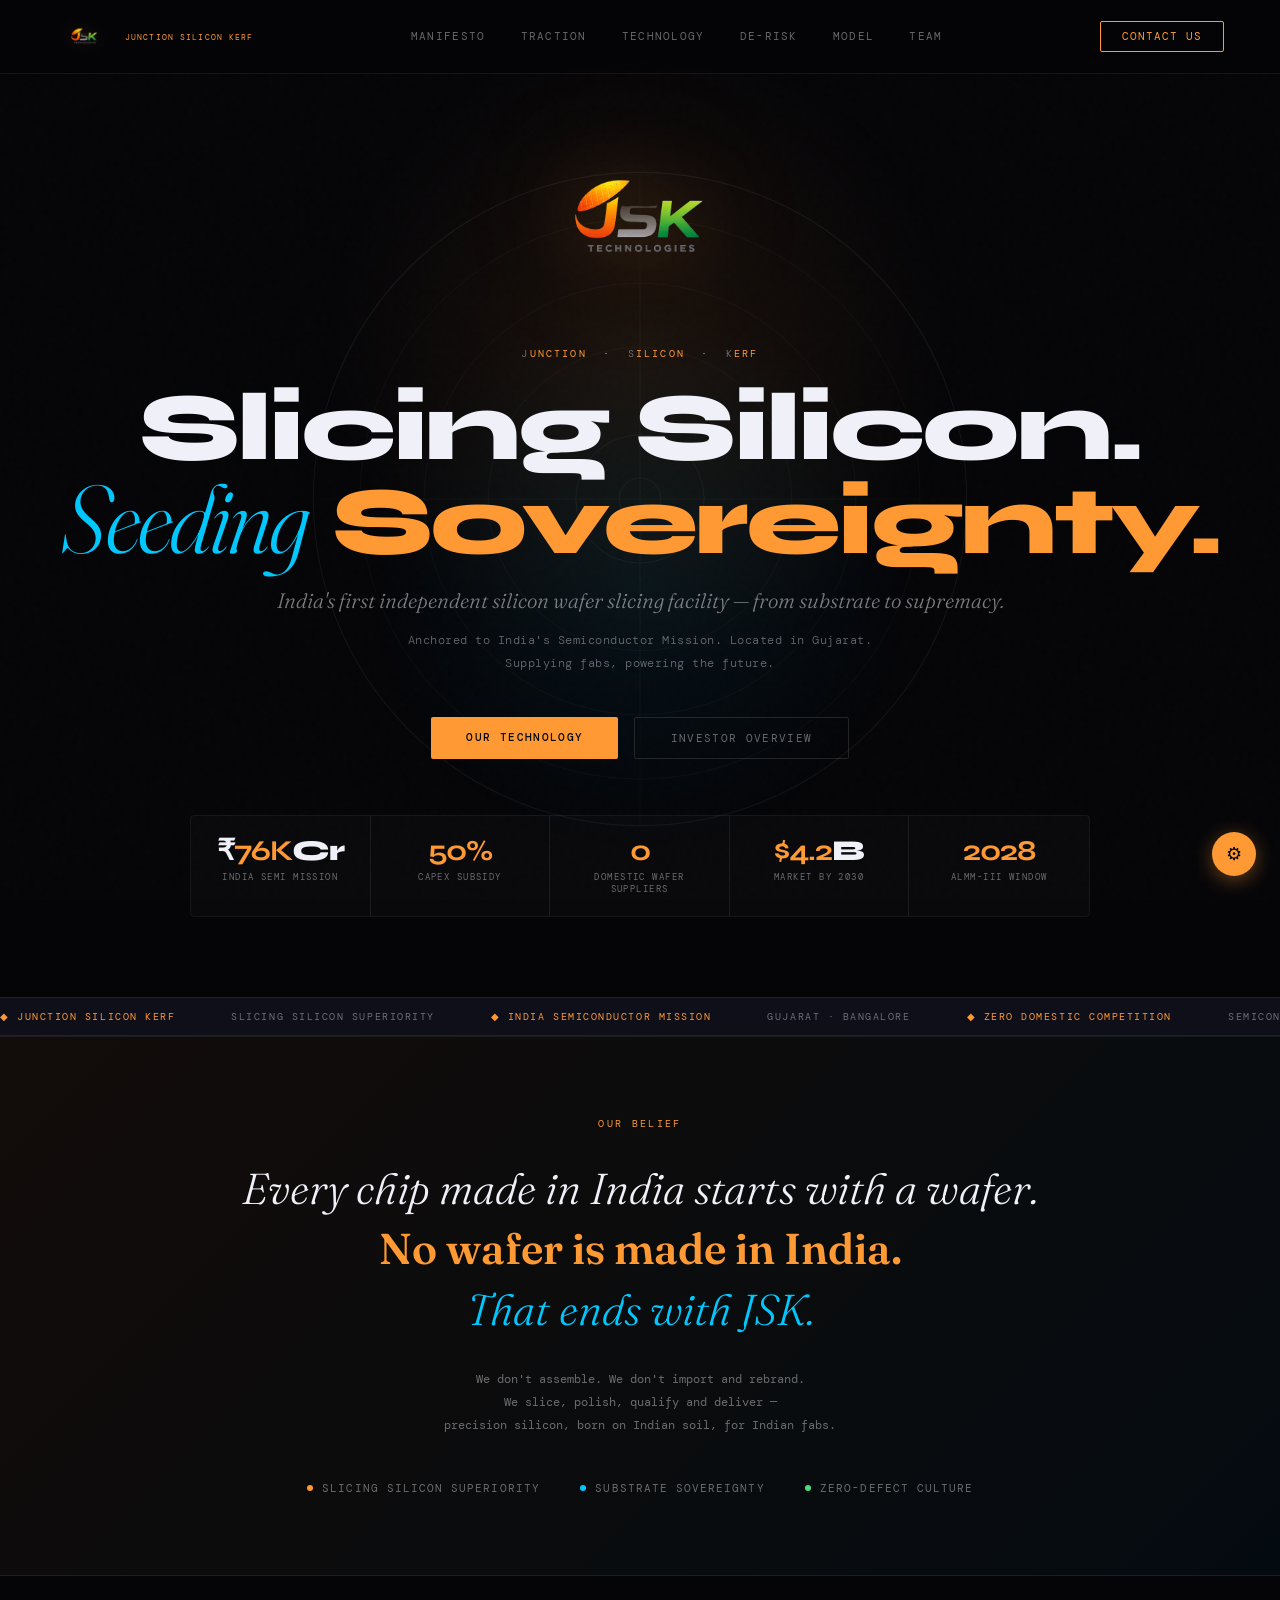
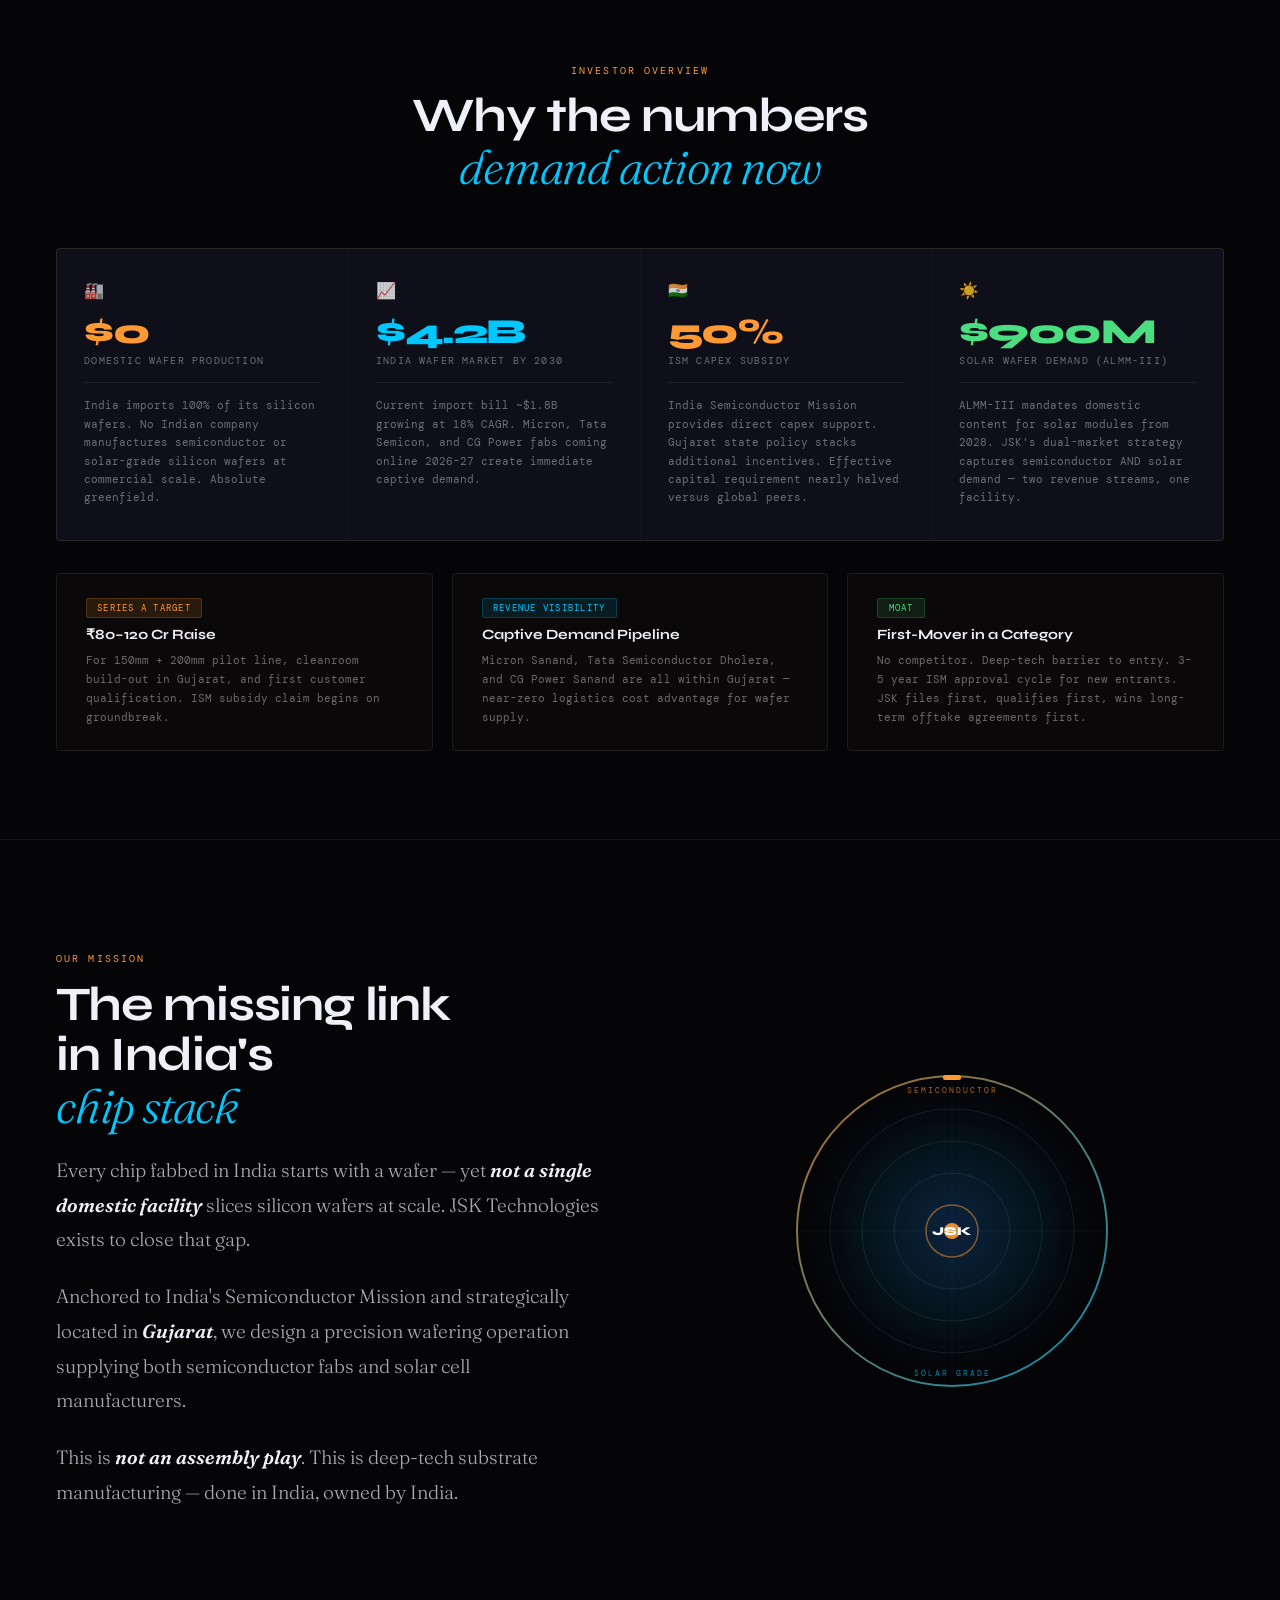
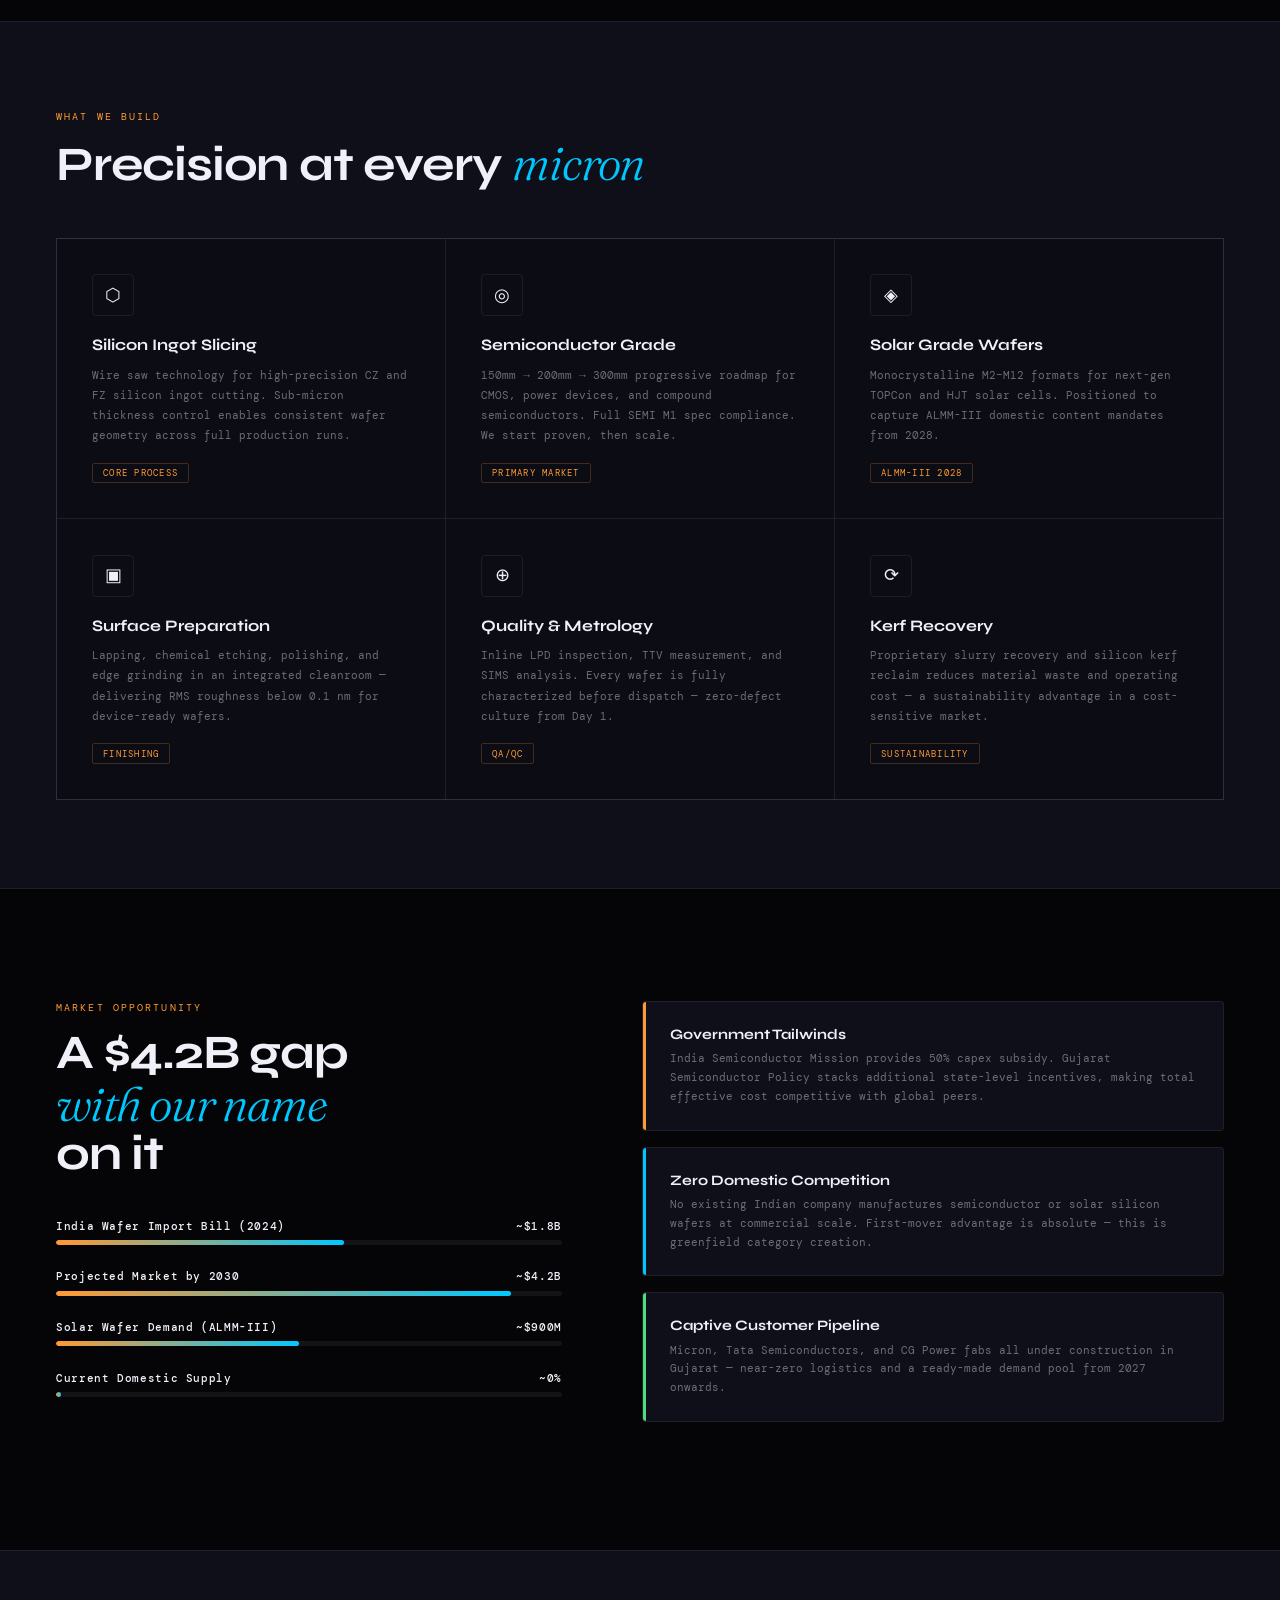
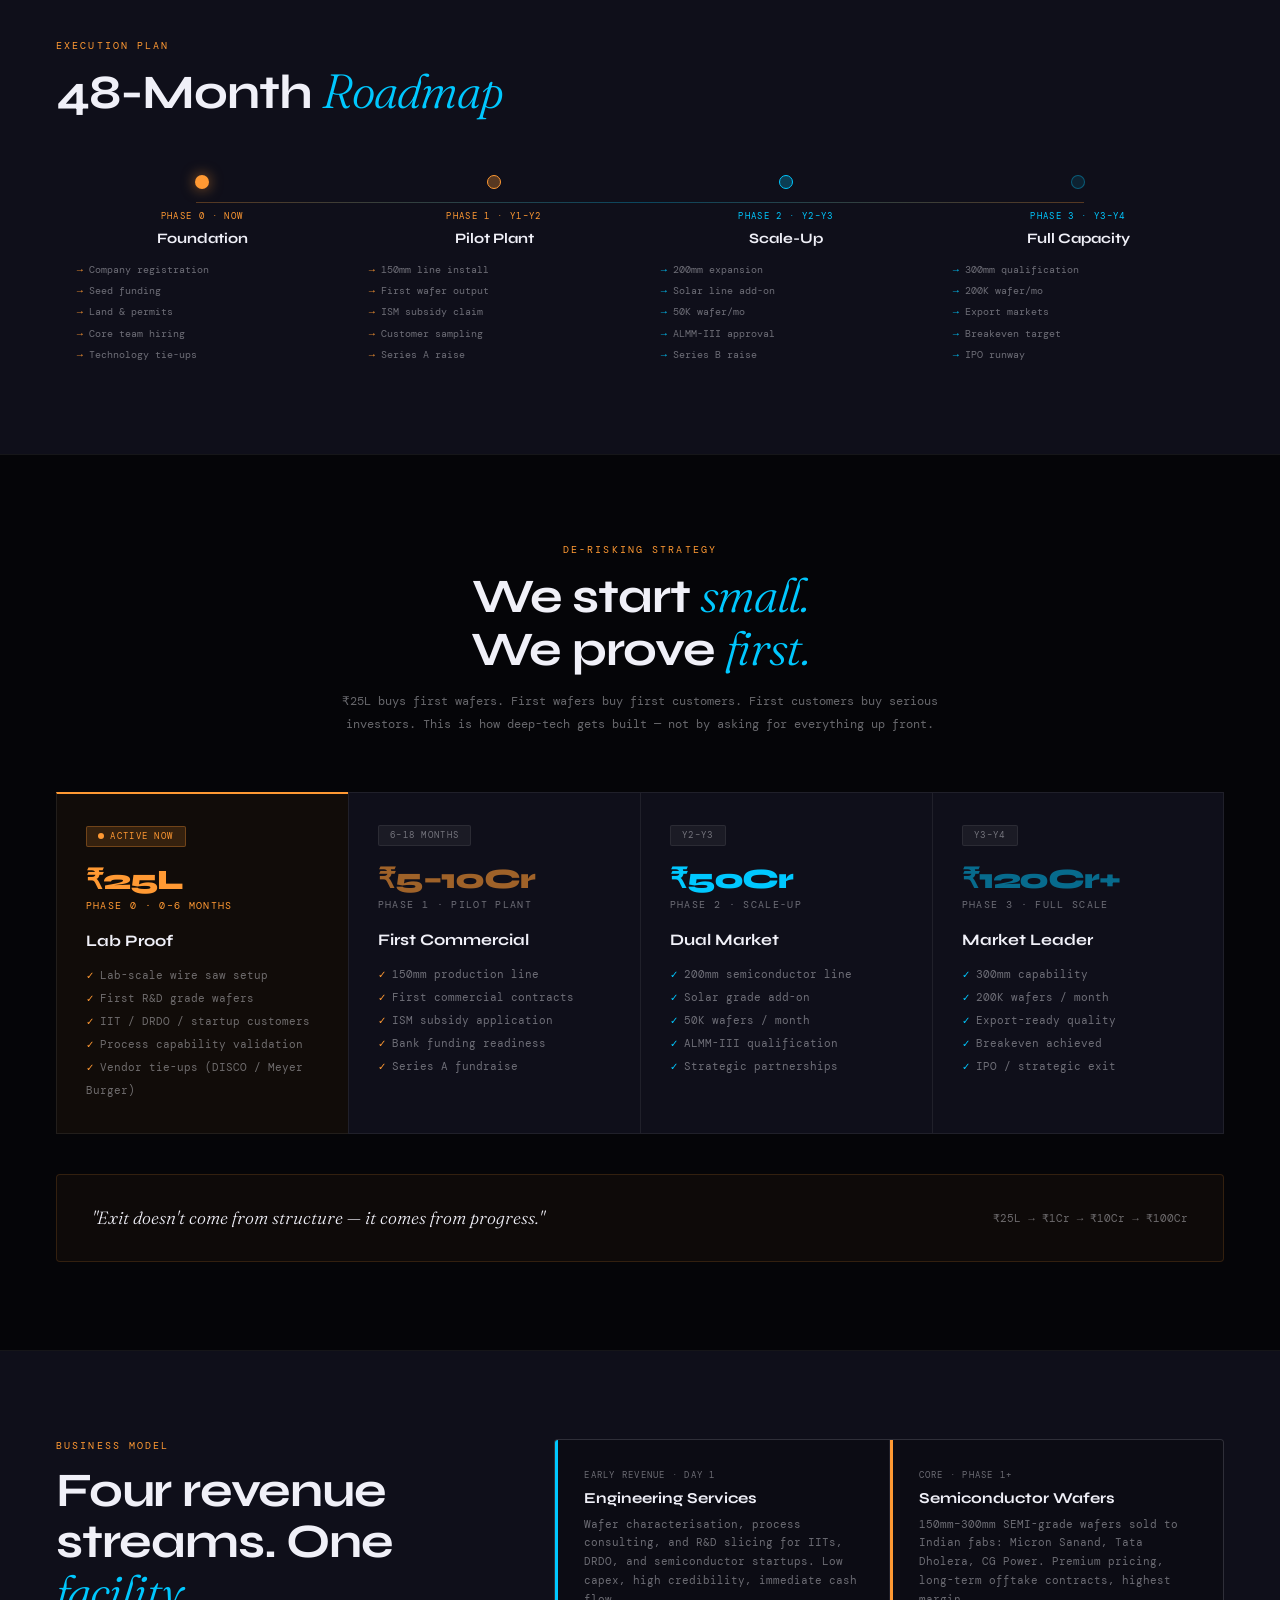
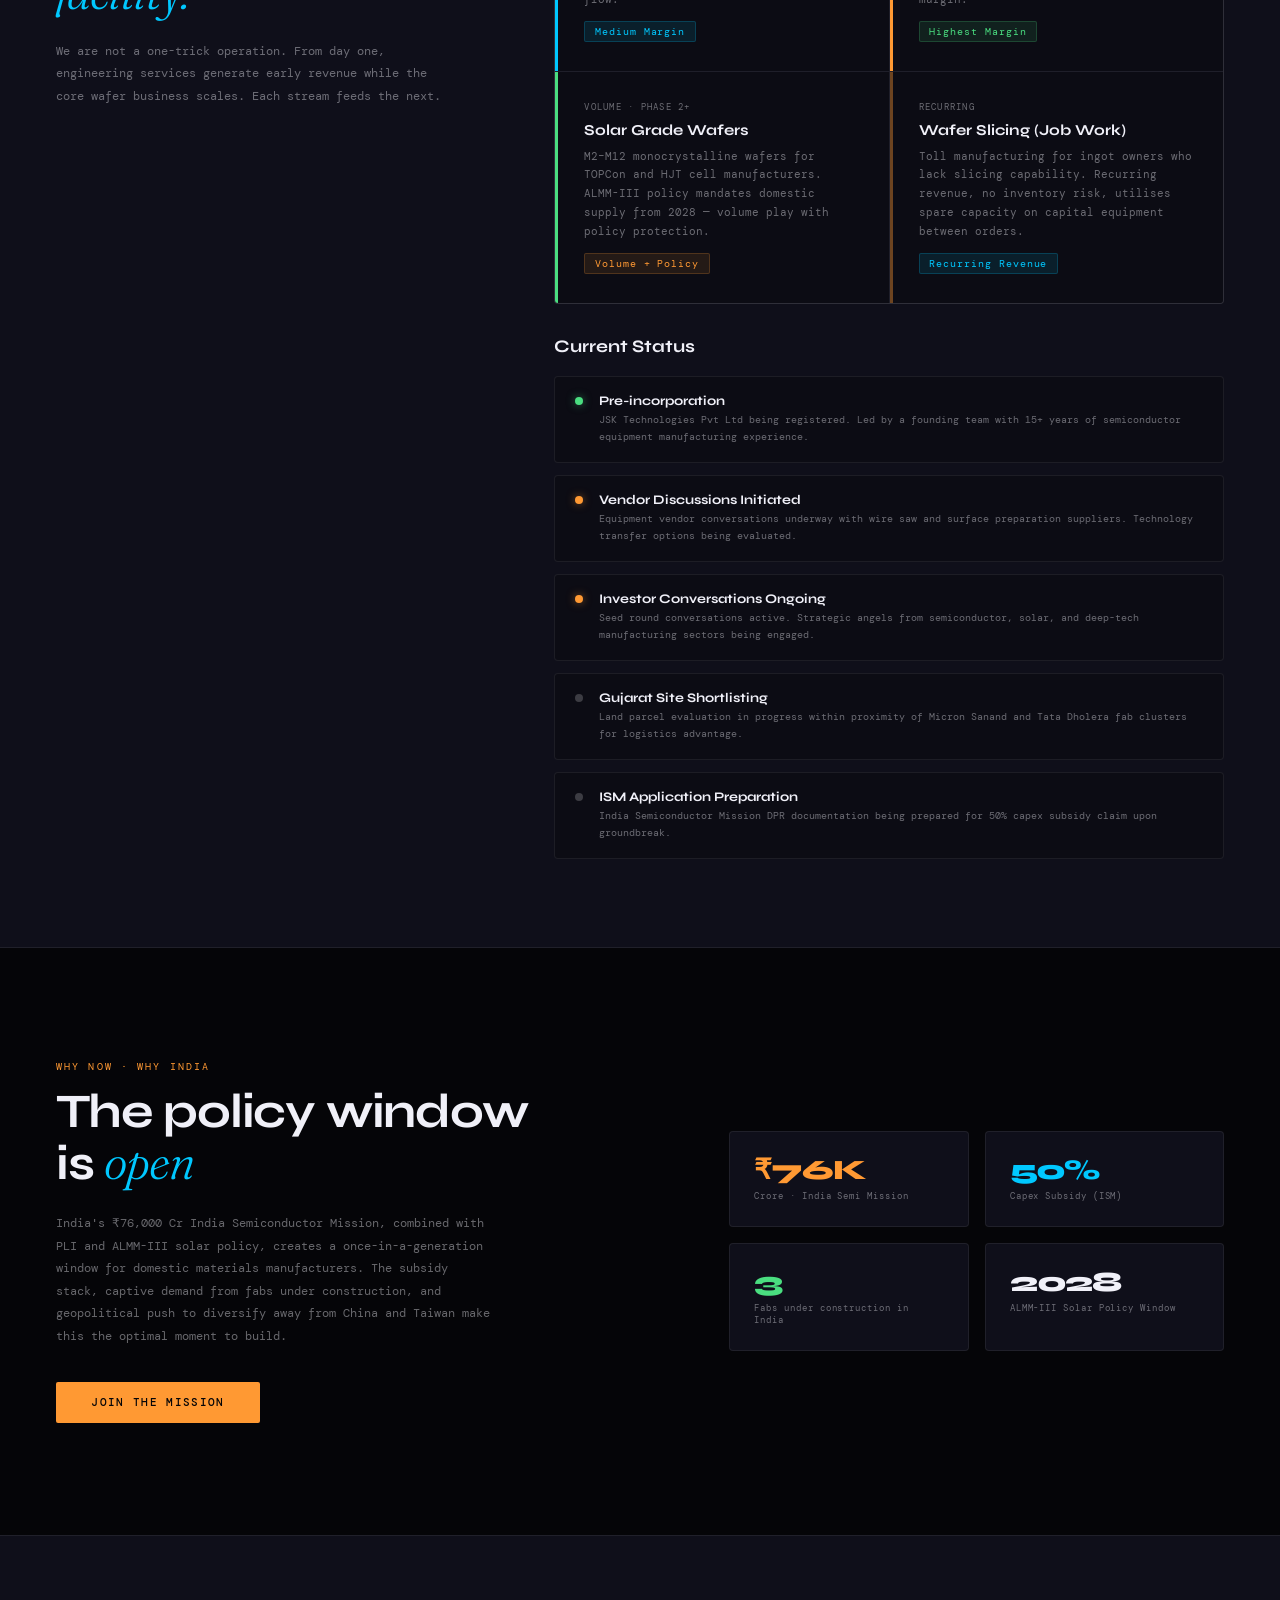
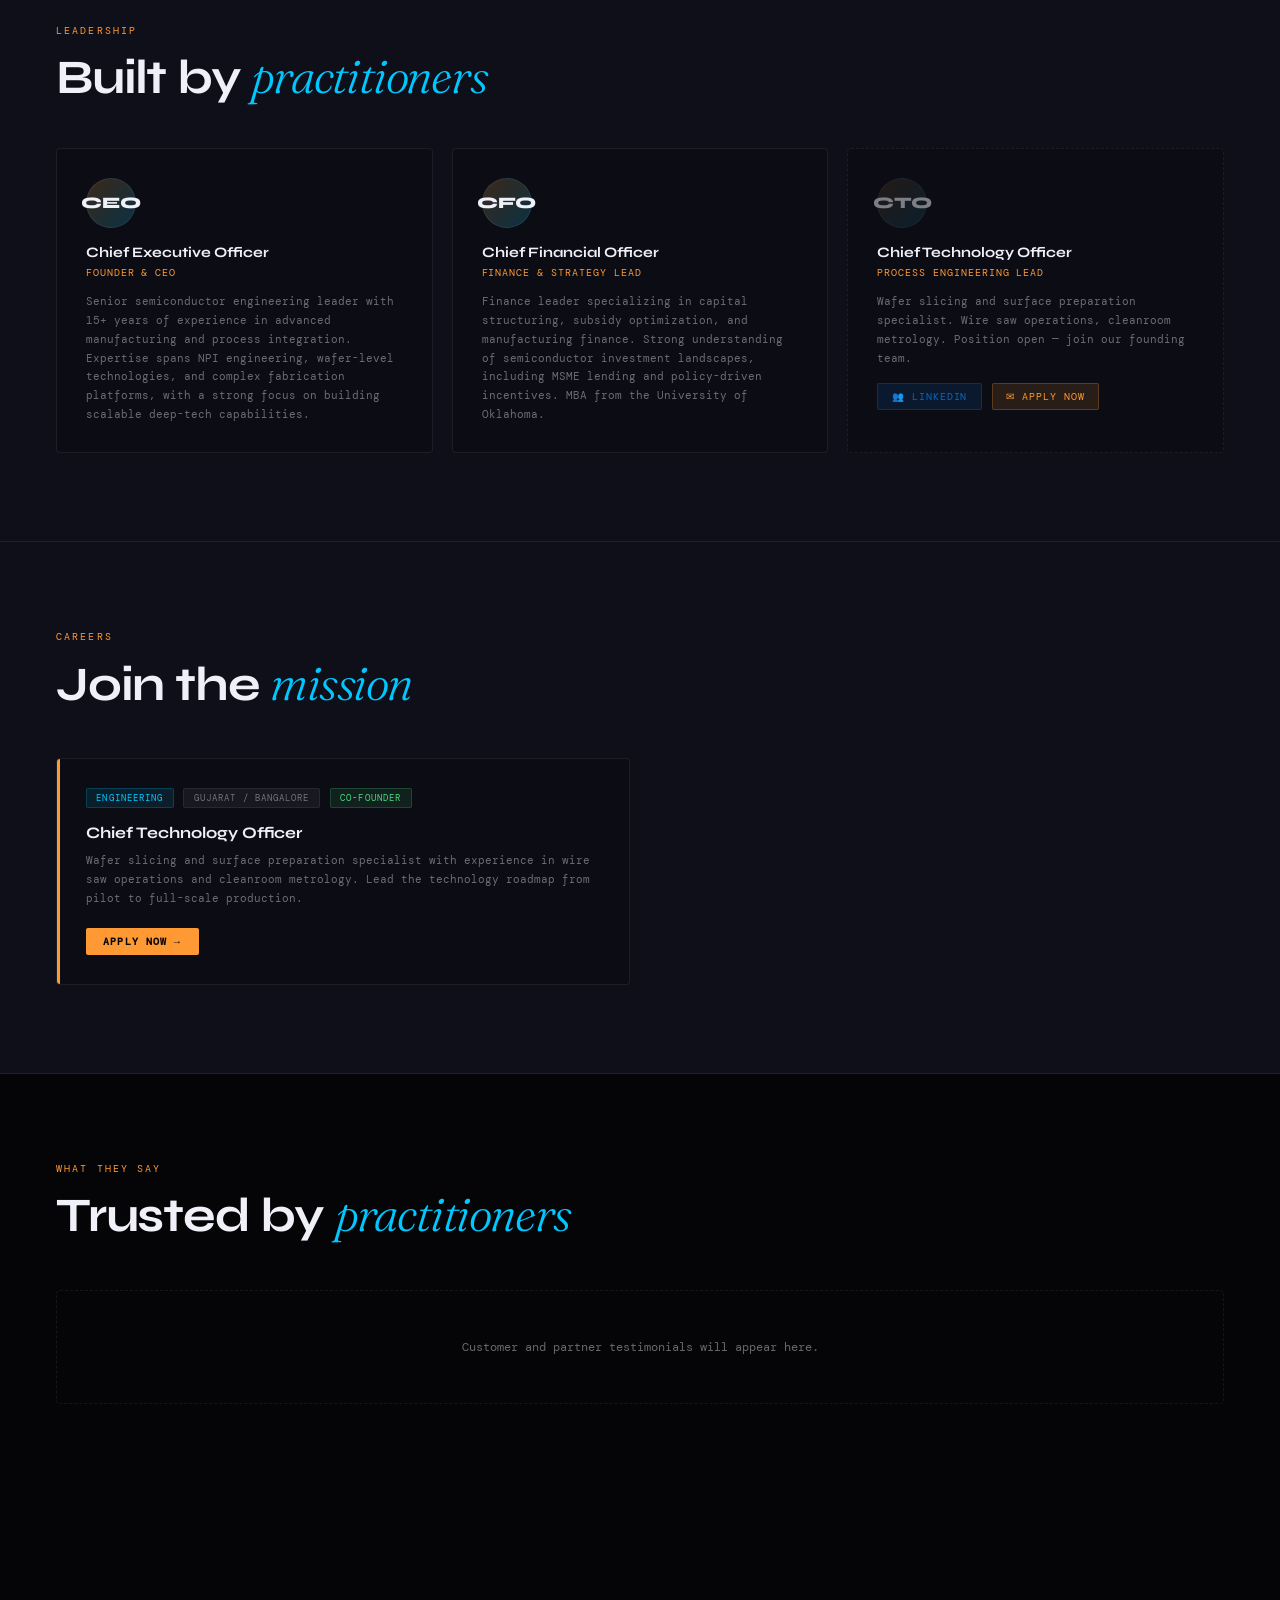
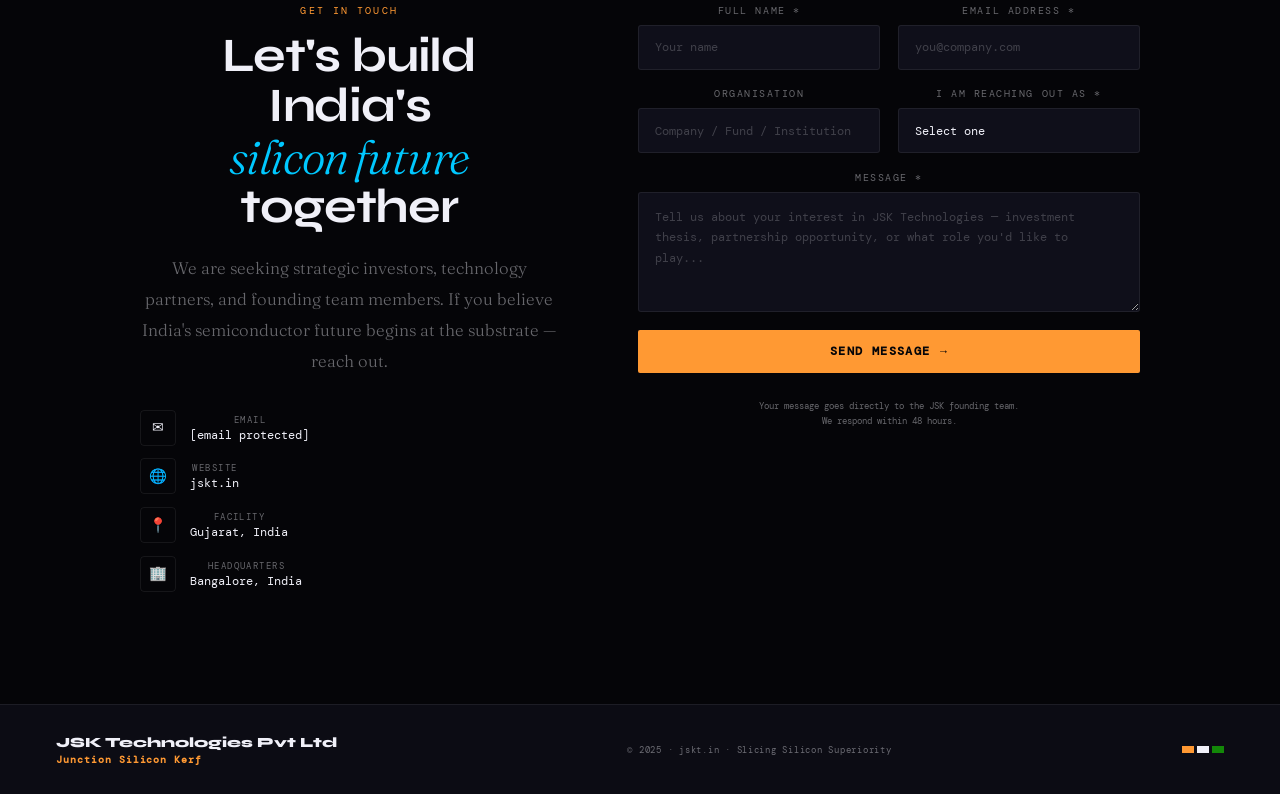
<file: index-6.html>
<script src="https://identity.netlify.com/v1/netlify-identity-widget.js"></script>
<!DOCTYPE html>
<html lang="en">
<head>
  <meta charset="UTF-8" />
  <meta name="viewport" content="width=device-width, initial-scale=1.0" />
  <title>JSK Technologies | Junction Silicon Kerf</title>
  
  <meta name="description" content="JSK Technologies — India's first silicon wafer slicing facility. Junction Silicon Kerf. Semiconductor and solar grade wafers from Gujarat. Backed by India Semiconductor Mission." />
  <meta name="keywords" content="silicon wafer India, semiconductor wafer manufacturer India, JSK Technologies, Junction Silicon Kerf, wafer slicing Gujarat, India Semiconductor Mission" />
  <meta property="og:title" content="JSK Technologies | Junction Silicon Kerf" />
  <meta property="og:description" content="India's first independent silicon wafer slicing facility. Slicing Silicon. Seeding Sovereignty." />
  <meta property="og:type" content="website" />
  <meta property="og:url" content="https://jskt.in" />
  <meta name="twitter:card" content="summary_large_image" />
  <meta name="twitter:title" content="JSK Technologies | Junction Silicon Kerf" />
  <meta name="twitter:description" content="India's first silicon wafer slicing facility. Semiconductor + Solar grade." />
  <meta name="robots" content="index, follow" />
  <link rel="canonical" href="https://jskt.in" />
  <link rel="preconnect" href="https://fonts.googleapis.com" />
  <link href="https://fonts.googleapis.com/css2?family=Syne:wght@400;600;700;800&family=DM+Mono:wght@300;400;500&family=Fraunces:ital,opsz,wght@0,9..144,300;0,9..144,600;1,9..144,300;1,9..144,600&display=swap" rel="stylesheet" />
  <style>
    *, *::before, *::after { box-sizing: border-box; margin: 0; padding: 0; }

    :root {
      --black:   #050508;
      --deep:    #0C0C14;
      --panel:   #0f0f1a;
      --border:  rgba(255,255,255,0.07);
      --border2: rgba(255,255,255,0.12);
      --cyan:    #00C8FF;
      --saffron: #FF9933;
      --green:   #138808;
      --white:   #F0F0F8;
      --muted:   rgba(240,240,248,0.42);
      --mono:    'DM Mono', monospace;
      --head:    'Syne', sans-serif;
      --serif:   'Fraunces', serif;
    }

    html { scroll-behavior: smooth; }
    body { background: var(--black); color: var(--white); font-family: var(--head); overflow-x: hidden; }
    body::after {
      content:''; position:fixed; inset:0; z-index:0; pointer-events:none;
      background-image:url("data:image/svg+xml,%3Csvg viewBox='0 0 200 200' xmlns='http://www.w3.org/2000/svg'%3E%3Cfilter id='n'%3E%3CfeTurbulence type='fractalNoise' baseFrequency='0.85' numOctaves='4' stitchTiles='stitch'/%3E%3C/filter%3E%3Crect width='100%25' height='100%25' filter='url(%23n)' opacity='0.04'/%3E%3C/svg%3E");
      opacity:.4;
    }
    ::-webkit-scrollbar { width:4px; }
    ::-webkit-scrollbar-track { background:var(--black); }
    ::-webkit-scrollbar-thumb { background:var(--saffron); border-radius:2px; }

    /* NAV */
    nav {
      position:fixed; top:0; left:0; right:0; z-index:200;
      display:flex; align-items:center; justify-content:space-between;
      padding:1.1rem 3.5rem;
      background:rgba(5,5,8,0.85); backdrop-filter:blur(20px);
      border-bottom:1px solid var(--border);
    }
    .nav-brand { display:flex; align-items:center; gap:.75rem; text-decoration:none; }
    .nav-logo-svg { width:34px; height:34px; flex-shrink:0; }
    .nav-logo-img {
      height:38px; width:auto; flex-shrink:0;
      filter: drop-shadow(0 0 8px rgba(255,153,51,0.25));
      transition: filter .3s;
    }
    .nav-brand:hover .nav-logo-img { filter: drop-shadow(0 0 14px rgba(255,153,51,0.5)); }
    .nav-brand-text { display:flex; flex-direction:column; line-height:1; }
    .nav-brand-name { font-family:var(--head); font-weight:800; font-size:1rem; letter-spacing:-.02em; color:var(--white); }
    .nav-brand-tagline { font-family:var(--mono); font-size:.5rem; letter-spacing:.14em; text-transform:uppercase; color:var(--saffron); margin-top:3px; }
    .nav-links { display:flex; gap:2.2rem; }
    .nav-links a { font-family:var(--mono); font-size:.66rem; letter-spacing:.12em; text-transform:uppercase; color:var(--muted); text-decoration:none; transition:color .2s; }
    .nav-links a:hover { color:var(--white); }
    .nav-cta { font-family:var(--mono); font-size:.66rem; letter-spacing:.1em; text-transform:uppercase; padding:.5rem 1.3rem; border:1px solid var(--saffron); color:var(--saffron); text-decoration:none; border-radius:2px; transition:all .2s; white-space:nowrap; }
    .nav-cta:hover { background:var(--saffron); color:var(--black); }
    .hamburger { display:none; flex-direction:column; gap:5px; cursor:pointer; padding:4px; }
    .hamburger span { width:22px; height:2px; background:var(--white); border-radius:2px; }
    .mobile-menu { display:none; position:fixed; inset:0; z-index:199; background:rgba(5,5,8,.97); backdrop-filter:blur(24px); flex-direction:column; align-items:center; justify-content:center; gap:2.5rem; }
    .mobile-menu.open { display:flex; }
    .mobile-menu a { font-family:var(--head); font-weight:700; font-size:1.8rem; color:var(--white); text-decoration:none; letter-spacing:-.02em; transition:color .2s; }
    .mobile-menu a:hover { color:var(--saffron); }
    .mm-close { position:absolute; top:1.5rem; right:1.8rem; font-family:var(--mono); font-size:.65rem; letter-spacing:.12em; text-transform:uppercase; color:var(--muted); cursor:pointer; }

    /* HERO */
    #hero {
      position:relative; min-height:100vh;
      display:flex; flex-direction:column; align-items:center; justify-content:center;
      text-align:center; overflow:hidden; padding:8rem 2rem 5rem;
    }
    .glow-a { position:absolute; top:35%; left:50%; transform:translate(-50%,-50%); width:700px; height:700px; background:radial-gradient(circle,rgba(255,153,51,0.09) 0%,transparent 65%); pointer-events:none; }
    .glow-b { position:absolute; top:58%; left:50%; transform:translate(-50%,-50%); width:600px; height:600px; background:radial-gradient(circle,rgba(0,200,255,0.07) 0%,transparent 65%); pointer-events:none; }

    /* wafer rings BG */
    .wafer-bg { position:absolute; top:50%; left:50%; transform:translate(-50%,-50%); width:min(700px,90vw); aspect-ratio:1; pointer-events:none; opacity:.05; }
    .r1 { animation:wspin 90s linear infinite; transform-origin:50% 50%; }
    .r2 { animation:wspin 55s linear infinite reverse; transform-origin:50% 50%; }
    @keyframes wspin { to { transform:rotate(360deg); } }

    /* Hero logo */
    .hero-logo-wrap { margin-bottom:2rem; animation:fadeUp .9s ease both; }
    .hero-logo-svg { width:min(200px,48vw); height:auto; }
    .hero-logo-img {
      width: min(280px, 60vw);
      height: auto;
      opacity: 1;
      filter: drop-shadow(0 0 40px rgba(255,153,51,0.35)) drop-shadow(0 0 80px rgba(255,153,51,0.15));
      animation: logoFloat 6s 1s ease-in-out infinite;
    }
    @keyframes logoFloat {
      0%, 100% { transform: translateY(0px); filter: drop-shadow(0 0 40px rgba(255,153,51,0.35)) drop-shadow(0 0 80px rgba(255,153,51,0.15)); }
      50%       { transform: translateY(-8px); filter: drop-shadow(0 8px 50px rgba(255,153,51,0.5)) drop-shadow(0 0 100px rgba(255,153,51,0.2)); }
    }

    /* Path draw */
    .dp  { stroke-dasharray:600; stroke-dashoffset:600; animation:draw 1.8s cubic-bezier(.4,0,.2,1) .2s forwards; }
    .dp2 { animation-delay:.55s; }
    .dp3 { animation-delay:.95s; }
    .wr  { stroke-dasharray:900; stroke-dashoffset:900; animation:draw 2s cubic-bezier(.4,0,.2,1) .1s forwards; }
    @keyframes draw { to { stroke-dashoffset:0; } }
    .lf  { opacity:0; animation:fillIn .6s ease 1.9s forwards; }
    @keyframes fillIn { to { opacity:1; } }

    .hero-fullform { font-family:var(--mono); font-size:.62rem; letter-spacing:.22em; text-transform:uppercase; color:var(--saffron); margin-bottom:1.4rem; animation:fadeUp .8s .25s ease both; }
    .hero-fullform span { color:var(--muted); }

    h1.hero-title { font-family:var(--head); font-weight:800; font-size:clamp(2.4rem,7.5vw,6.2rem); line-height:.95; letter-spacing:-.03em; animation:fadeUp .8s .4s ease both; }
    h1.hero-title em { font-family:var(--serif); font-style:italic; font-weight:300; color:var(--cyan); }
    h1.hero-title .acc { color:var(--saffron); }

    .hero-punch { margin-top:1.3rem; font-family:var(--serif); font-style:italic; font-size:clamp(.95rem,2.2vw,1.3rem); font-weight:300; color:rgba(240,240,248,.5); animation:fadeUp .8s .52s ease both; }
    .hero-sub { margin-top:1rem; font-family:var(--mono); font-size:.76rem; font-weight:300; color:var(--muted); letter-spacing:.04em; max-width:480px; line-height:1.9; animation:fadeUp .8s .64s ease both; }

    .hero-actions { margin-top:2.6rem; display:flex; gap:1rem; justify-content:center; flex-wrap:wrap; animation:fadeUp .8s .76s ease both; }
    .btn-primary { padding:.82rem 2.2rem; background:var(--saffron); color:var(--black); font-family:var(--mono); font-size:.7rem; letter-spacing:.12em; text-transform:uppercase; text-decoration:none; border-radius:2px; font-weight:500; transition:all .25s; display:inline-block; }
    .btn-primary:hover { background:#ffb347; transform:translateY(-2px); box-shadow:0 8px 32px rgba(255,153,51,.25); }
    .btn-ghost { padding:.82rem 2.2rem; border:1px solid var(--border2); color:var(--muted); font-family:var(--mono); font-size:.7rem; letter-spacing:.12em; text-transform:uppercase; text-decoration:none; border-radius:2px; transition:all .25s; display:inline-block; }
    .btn-ghost:hover { border-color:var(--white); color:var(--white); }

    .hero-stats { margin-top:3.5rem; width:100%; max-width:900px; display:flex; justify-content:center; flex-wrap:wrap; border:1px solid var(--border); border-radius:4px; overflow:hidden; animation:fadeUp .8s .88s ease both; }
    .h-stat { flex:1 1 150px; padding:1.3rem 1.5rem; text-align:center; border-right:1px solid var(--border); background:rgba(255,255,255,.02); }
    .h-stat:last-child { border-right:none; }
    .h-stat .val { font-family:var(--head); font-weight:800; font-size:clamp(1.35rem,2.5vw,1.8rem); letter-spacing:-.04em; color:var(--white); line-height:1; }
    .h-stat .val b { color:var(--saffron); }
    .h-stat .lbl { font-family:var(--mono); font-size:.56rem; letter-spacing:.16em; text-transform:uppercase; color:var(--muted); margin-top:.35rem; }


    /* Animation safety fallback */
    @media (prefers-reduced-motion: reduce) {
      *, *::before, *::after { animation-duration: 0.01ms !important; animation-iteration-count: 1 !important; transition-duration: 0.01ms !important; }
    }
    /* Ensure hero content always visible even if animation stalls */
    .hero-logo-wrap, .hero-fullform, h1.hero-title, .hero-punch, .hero-sub, .hero-actions, .hero-stats {
      animation-fill-mode: forwards !important;
    }
    @keyframes fadeUp { from { opacity:0; transform:translateY(26px); } to { opacity:1; transform:translateY(0); } }

    /* TICKER */
    .ticker-wrap { background:var(--panel); overflow:hidden; border-top:1px solid var(--border); border-bottom:1px solid var(--border); padding:.75rem 0; white-space:nowrap; position:relative; z-index:1; }
    .ticker-track { display:inline-flex; gap:3.5rem; animation:ticker 38s linear infinite; }
    .ticker-track span { font-family:var(--mono); font-size:.6rem; letter-spacing:.16em; text-transform:uppercase; color:var(--muted); }
    .ticker-track .hi { color:var(--saffron); }
    @keyframes ticker { to { transform:translateX(-50%); } }

    /* SHARED */
    section { position:relative; z-index:1; }
    .section-label { font-family:var(--mono); font-size:.6rem; letter-spacing:.22em; text-transform:uppercase; color:var(--saffron); margin-bottom:.9rem; }
    .section-title { font-family:var(--head); font-weight:700; font-size:clamp(1.7rem,4vw,3rem); line-height:1.05; letter-spacing:-.025em; }
    .section-title em { font-family:var(--serif); font-style:italic; font-weight:300; color:var(--cyan); }

    /* MANIFESTO */
    #manifesto { padding:5rem 3.5rem; background:linear-gradient(135deg,rgba(255,153,51,.055) 0%,rgba(0,200,255,.035) 100%); border-top:1px solid var(--border); border-bottom:1px solid var(--border); text-align:center; }
    .manifesto-eye { font-family:var(--mono); font-size:.6rem; letter-spacing:.24em; text-transform:uppercase; color:var(--saffron); margin-bottom:1.8rem; }
    .manifesto-hl { font-family:var(--serif); font-style:italic; font-size:clamp(1.5rem,3.8vw,2.7rem); font-weight:300; line-height:1.4; color:var(--white); max-width:820px; margin:0 auto; }
    .manifesto-hl strong { font-weight:600; font-style:normal; color:var(--saffron); }
    .manifesto-hl span { color:var(--cyan); }
    .manifesto-sub { margin-top:1.7rem; font-family:var(--mono); font-size:.74rem; color:var(--muted); line-height:1.95; max-width:580px; margin-left:auto; margin-right:auto; }
    .pillars { display:flex; justify-content:center; gap:2.5rem; margin-top:2.8rem; flex-wrap:wrap; }
    .pillar { display:flex; align-items:center; gap:.6rem; font-family:var(--mono); font-size:.66rem; letter-spacing:.1em; text-transform:uppercase; color:var(--muted); }
    .pdot { width:6px; height:6px; border-radius:50%; background:var(--saffron); }
    .pillar:nth-child(2) .pdot { background:var(--cyan); }
    .pillar:nth-child(3) .pdot { background:#4ADE80; }

    /* TRACTION */
    #traction { padding:5.5rem 3.5rem; border-bottom:1px solid var(--border); }
    #traction .inner { max-width:1280px; margin:0 auto; }
    .traction-head { text-align:center; margin-bottom:3.5rem; }
    .metrics-grid { display:grid; grid-template-columns:repeat(4,1fr); gap:1px; background:var(--border); border:1px solid var(--border); border-radius:4px; overflow:hidden; }
    .m-card { background:var(--panel); padding:2rem 1.7rem; position:relative; transition:background .3s; }
    .m-card:hover { background:#13131f; }
    .m-card::after { content:''; position:absolute; bottom:0; left:0; right:0; height:2px; background:linear-gradient(90deg,var(--saffron),var(--cyan)); transform:scaleX(0); transform-origin:left; transition:transform .4s cubic-bezier(.22,1,.36,1); }
    .m-card:hover::after { transform:scaleX(1); }
    .m-icon { font-size:1rem; margin-bottom:.9rem; opacity:.8; }
    .m-big { font-family:var(--head); font-weight:800; font-size:clamp(1.7rem,2.8vw,2.2rem); letter-spacing:-.04em; line-height:1; }
    .m-big .cs { color:var(--saffron); } .m-big .cc { color:var(--cyan); } .m-big .cg { color:#4ADE80; }
    .m-unit { font-family:var(--mono); font-size:.62rem; letter-spacing:.12em; text-transform:uppercase; color:var(--muted); margin-top:.3rem; }
    .m-desc { font-family:var(--mono); font-size:.66rem; color:var(--muted); line-height:1.75; margin-top:.9rem; border-top:1px solid var(--border); padding-top:.9rem; }
    .inv-strip { margin-top:2rem; display:grid; grid-template-columns:repeat(3,1fr); gap:1.2rem; }
    .inv-card { padding:1.5rem 1.8rem; border:1px solid var(--border); border-radius:4px; background:rgba(255,153,51,.025); display:flex; flex-direction:column; gap:.5rem; }
    .inv-card h5 { font-family:var(--head); font-weight:700; font-size:.88rem; }
    .inv-card p { font-family:var(--mono); font-size:.67rem; color:var(--muted); line-height:1.75; }
    .badge { display:inline-block; align-self:flex-start; font-family:var(--mono); font-size:.56rem; letter-spacing:.14em; text-transform:uppercase; padding:.2rem .65rem; border-radius:2px; background:rgba(255,153,51,.12); color:var(--saffron); border:1px solid rgba(255,153,51,.2); }
    .badge.bc { background:rgba(0,200,255,.1); color:var(--cyan); border-color:rgba(0,200,255,.2); }
    .badge.bg { background:rgba(74,222,128,.1); color:#4ADE80; border-color:rgba(74,222,128,.2); }

    /* MISSION */
    #mission { padding:7rem 3.5rem; display:grid; grid-template-columns:1fr 1fr; gap:5rem; align-items:center; max-width:1280px; margin:0 auto; }
    .mission-text p { font-family:var(--serif); font-size:clamp(.98rem,1.7vw,1.2rem); font-weight:300; line-height:1.8; color:rgba(240,240,248,.7); margin-top:1.4rem; }
    .mission-text p strong { font-weight:600; color:var(--white); font-style:italic; }
    .wafer-vis { display:flex; align-items:center; justify-content:center; }
    .wafer-vis svg { width:100%; max-width:340px; }

    /* TECHNOLOGY */
    #technology { padding:5.5rem 3.5rem; background:var(--panel); border-top:1px solid var(--border); border-bottom:1px solid var(--border); }
    #technology .inner { max-width:1280px; margin:0 auto; }
    .tech-grid { display:grid; grid-template-columns:repeat(3,1fr); gap:1px; background:var(--border); border:1px solid var(--border); }
    .tc { background:var(--deep); padding:2.2rem; position:relative; overflow:hidden; transition:background .3s; }
    .tc:hover { background:#13131f; }
    .tc::before { content:''; position:absolute; top:0; left:0; right:0; height:2px; background:linear-gradient(90deg,var(--saffron),var(--cyan)); opacity:0; transition:opacity .3s; }
    .tc:hover::before { opacity:1; }
    .ti { width:42px; height:42px; border:1px solid var(--border); border-radius:4px; display:flex; align-items:center; justify-content:center; margin-bottom:1.2rem; font-size:1.1rem; }
    .tc h3 { font-family:var(--head); font-weight:700; font-size:1rem; margin-bottom:.65rem; }
    .tc p { font-family:var(--mono); font-size:.7rem; line-height:1.8; color:var(--muted); }
    .tt { display:inline-block; margin-top:1.1rem; font-family:var(--mono); font-size:.56rem; letter-spacing:.14em; text-transform:uppercase; color:var(--saffron); border:1px solid rgba(255,153,51,.22); padding:.2rem .62rem; border-radius:2px; }

    /* MARKET */
    #market { padding:7rem 3.5rem; max-width:1280px; margin:0 auto; display:grid; grid-template-columns:1fr 1.15fr; gap:5rem; align-items:start; }
    .bi { margin-bottom:1.6rem; }
    .bl { display:flex; justify-content:space-between; font-family:var(--mono); font-size:.66rem; letter-spacing:.06em; color:var(--muted); margin-bottom:.45rem; }
    .bl span { color:var(--white); font-weight:500; }
    .bt { height:5px; background:rgba(255,255,255,.06); border-radius:3px; overflow:hidden; }
    .bf { height:100%; border-radius:3px; background:linear-gradient(90deg,var(--saffron),var(--cyan)); transition:width 1.2s cubic-bezier(.22,1,.36,1); }
    .oc { padding:1.5rem 1.7rem; border:1px solid var(--border); border-radius:4px; background:var(--panel); position:relative; margin-bottom:1rem; }
    .oc::after { content:''; position:absolute; left:0; top:0; bottom:0; width:3px; background:var(--saffron); border-radius:4px 0 0 4px; }
    .oc.cy::after { background:var(--cyan); } .oc.gr::after { background:#4ADE80; }
    .oc h4 { font-family:var(--head); font-weight:700; font-size:.9rem; margin-bottom:.4rem; }
    .oc p { font-family:var(--mono); font-size:.67rem; color:var(--muted); line-height:1.75; }

    /* ROADMAP */
    #roadmap { padding:5.5rem 3.5rem; background:var(--panel); border-top:1px solid var(--border); }
    #roadmap .inner { max-width:1280px; margin:0 auto; }
    .phases { display:grid; grid-template-columns:repeat(4,1fr); gap:0; margin-top:3.5rem; position:relative; }
    .phases::before { content:''; position:absolute; top:1.7rem; left:12%; right:12%; height:1px; background:linear-gradient(90deg,var(--saffron),var(--cyan),var(--saffron)); opacity:.3; }
    .ph { padding:0 1.3rem; text-align:center; }
    .pdot2 { width:14px; height:14px; border-radius:50%; margin:0 auto 1.3rem; position:relative; z-index:1; }
    .ph:nth-child(1) .pdot2 { background:var(--saffron); box-shadow:0 0 14px rgba(255,153,51,.6); }
    .ph:nth-child(2) .pdot2 { background:rgba(255,153,51,.3); border:1px solid var(--saffron); }
    .ph:nth-child(3) .pdot2 { background:rgba(0,200,255,.25); border:1px solid var(--cyan); }
    .ph:nth-child(4) .pdot2 { background:rgba(0,200,255,.1); border:1px solid rgba(0,200,255,.35); }
    .pp { font-family:var(--mono); font-size:.57rem; letter-spacing:.15em; text-transform:uppercase; color:var(--saffron); margin-bottom:.5rem; }
    .ph:nth-child(3) .pp, .ph:nth-child(4) .pp { color:var(--cyan); }
    .ph h4 { font-family:var(--head); font-weight:700; font-size:.9rem; margin-bottom:.75rem; }
    .ph ul { list-style:none; font-family:var(--mono); font-size:.64rem; color:var(--muted); line-height:2.1; text-align:left; }
    .ph ul li::before { content:'→ '; color:var(--saffron); }
    .ph:nth-child(3) ul li::before, .ph:nth-child(4) ul li::before { color:var(--cyan); }

    /* DE-RISK */
    #derisk { padding:5.5rem 3.5rem; border-top:1px solid var(--border); border-bottom:1px solid var(--border); }
    #derisk .inner { max-width:1280px; margin:0 auto; }
    #derisk .dhead { text-align:center; margin-bottom:3.5rem; }
    #derisk .dhead p { font-family:var(--mono); font-size:.76rem; color:var(--muted); line-height:1.9; max-width:600px; margin:.9rem auto 0; }
    .dr-grid { display:grid; grid-template-columns:repeat(4,1fr); gap:0; }
    .dr-card {
      padding:2rem 1.8rem; border:1px solid var(--border);
      border-right:none; position:relative; background:var(--panel);
      transition:background .3s;
    }
    .dr-card:last-child { border-right:1px solid var(--border); }
    .dr-card:hover { background:#13131f; }
    .dr-card.active { background:rgba(255,153,51,.05); border-top:2px solid var(--saffron); }
    .dr-card.active .dr-phase { color:var(--saffron); }
    .dr-badge {
      display:inline-flex; align-items:center; gap:.4rem;
      font-family:var(--mono); font-size:.58rem; letter-spacing:.14em;
      text-transform:uppercase; padding:.22rem .7rem; border-radius:2px;
      margin-bottom:1.2rem;
    }
    .dr-badge.now { background:rgba(255,153,51,.15); color:var(--saffron); border:1px solid rgba(255,153,51,.3); }
    .dr-badge.soon { background:rgba(255,255,255,.05); color:var(--muted); border:1px solid var(--border); }
    .dr-badge .pulse { width:6px; height:6px; border-radius:50%; background:var(--saffron); animation:pulse 1.6s ease infinite; }
    @keyframes pulse { 0%,100%{opacity:1;transform:scale(1)} 50%{opacity:.4;transform:scale(.7)} }
    .dr-capital {
      font-family:var(--head); font-weight:800;
      font-size:clamp(1.4rem,2.2vw,1.9rem); letter-spacing:-.04em;
      line-height:1; color:var(--saffron); margin-bottom:.3rem;
    }
    .dr-card:nth-child(2) .dr-capital { color:rgba(255,153,51,.6); }
    .dr-card:nth-child(3) .dr-capital { color:var(--cyan); }
    .dr-card:nth-child(4) .dr-capital { color:rgba(0,200,255,.5); }
    .dr-phase { font-family:var(--mono); font-size:.6rem; letter-spacing:.14em; text-transform:uppercase; color:var(--muted); margin-bottom:1.2rem; }
    .dr-card h4 { font-family:var(--head); font-weight:700; font-size:1rem; margin-bottom:.9rem; }
    .dr-card ul { list-style:none; font-family:var(--mono); font-size:.67rem; color:var(--muted); line-height:2.1; }
    .dr-card ul li::before { content:'✓ '; color:var(--saffron); font-size:.65rem; }
    .dr-card:nth-child(3) ul li::before,
    .dr-card:nth-child(4) ul li::before { color:var(--cyan); }
    .dr-insight {
      margin-top:2.5rem;
      padding:1.8rem 2.2rem;
      background:rgba(255,153,51,.04);
      border:1px solid rgba(255,153,51,.15);
      border-radius:4px;
      display:flex; align-items:center; gap:2rem; flex-wrap:wrap;
    }
    .dr-insight p { font-family:var(--serif); font-style:italic; font-size:1.1rem; font-weight:300; color:var(--white); flex:1; line-height:1.6; }
    .dr-insight span { font-family:var(--mono); font-size:.68rem; color:var(--muted); white-space:nowrap; }

    /* BUSINESS MODEL */
    #bizmodel { padding:5.5rem 3.5rem; background:var(--panel); border-bottom:1px solid var(--border); }
    #bizmodel .inner { max-width:1280px; margin:0 auto; display:grid; grid-template-columns:1fr 1.6fr; gap:5rem; align-items:start; }
    .bm-streams { display:grid; grid-template-columns:1fr 1fr; gap:1px; background:var(--border); border:1px solid var(--border); border-radius:4px; overflow:hidden; }
    .bm-card { background:var(--deep); padding:1.8rem; position:relative; transition:background .3s; }
    .bm-card:hover { background:#13131f; }
    .bm-card::before { content:''; position:absolute; top:0; left:0; bottom:0; width:3px; }
    .bm-card:nth-child(1)::before { background:var(--cyan); }
    .bm-card:nth-child(2)::before { background:var(--saffron); }
    .bm-card:nth-child(3)::before { background:#4ADE80; }
    .bm-card:nth-child(4)::before { background:rgba(255,153,51,.4); }
    .bm-tag { font-family:var(--mono); font-size:.56rem; letter-spacing:.14em; text-transform:uppercase; color:var(--muted); margin-bottom:.5rem; }
    .bm-card h4 { font-family:var(--head); font-weight:700; font-size:.95rem; margin-bottom:.5rem; }
    .bm-card p { font-family:var(--mono); font-size:.67rem; color:var(--muted); line-height:1.75; }
    .bm-margin { display:inline-block; margin-top:.8rem; font-family:var(--mono); font-size:.6rem; letter-spacing:.1em; padding:.18rem .6rem; border-radius:2px; }
    .bm-margin.hi { background:rgba(74,222,128,.1); color:#4ADE80; border:1px solid rgba(74,222,128,.2); }
    .bm-margin.md { background:rgba(0,200,255,.1); color:var(--cyan); border:1px solid rgba(0,200,255,.2); }
    .bm-margin.lo { background:rgba(255,153,51,.1); color:var(--saffron); border:1px solid rgba(255,153,51,.2); }
    .bm-status { margin-top:2rem; }
    .bm-status h3 { font-family:var(--head); font-weight:700; font-size:1.1rem; margin-bottom:1.2rem; }
    .status-list { display:flex; flex-direction:column; gap:.75rem; }
    .sl { display:flex; align-items:flex-start; gap:1rem; padding:1rem 1.2rem; border:1px solid var(--border); border-radius:4px; background:var(--deep); }
    .sl-dot { width:8px; height:8px; border-radius:50%; flex-shrink:0; margin-top:4px; }
    .sl-dot.green { background:#4ADE80; box-shadow:0 0 8px rgba(74,222,128,.5); }
    .sl-dot.amber { background:var(--saffron); box-shadow:0 0 8px rgba(255,153,51,.5); }
    .sl-dot.grey  { background:rgba(255,255,255,.2); }
    .sl-text h5 { font-family:var(--head); font-weight:700; font-size:.82rem; margin-bottom:.2rem; }
    .sl-text p  { font-family:var(--mono); font-size:.64rem; color:var(--muted); line-height:1.65; }

    /* WHY INDIA */
    #india { padding:7rem 3.5rem; max-width:1280px; margin:0 auto; display:grid; grid-template-columns:1.2fr 1fr; gap:5rem; align-items:center; }
    .ind-grid { display:grid; grid-template-columns:1fr 1fr; gap:1rem; }
    .ind-card { padding:1.5rem; border:1px solid var(--border); background:var(--panel); border-radius:4px; }
    .ind-num { font-family:var(--head); font-weight:800; font-size:1.75rem; letter-spacing:-.04em; line-height:1; }
    .ind-card small { display:block; font-family:var(--mono); font-size:.58rem; letter-spacing:.1em; color:var(--muted); margin-top:.4rem; }

    /* LEADERSHIP */
    #leadership { padding:5.5rem 3.5rem; background:var(--panel); border-top:1px solid var(--border); }
    #leadership .inner { max-width:1280px; margin:0 auto; }
    .team-grid { display:grid; grid-template-columns:repeat(3,1fr); gap:1.2rem; margin-top:2.8rem; }
    .mc { border:1px solid var(--border); background:var(--deep); padding:1.8rem; border-radius:4px; transition:border-color .3s; }
    .mc:hover { border-color:rgba(255,153,51,.3); }
    .av { width:50px; height:50px; border-radius:50%; background:linear-gradient(135deg,rgba(255,153,51,.2),rgba(0,200,255,.2)); border:1px solid var(--border); display:flex; align-items:center; justify-content:center; font-family:var(--head); font-weight:800; font-size:1rem; color:var(--white); margin-bottom:1rem; }
    .mc h4 { font-family:var(--head); font-weight:700; font-size:.9rem; margin-bottom:.3rem; }
    .mc .role { font-family:var(--mono); font-size:.6rem; letter-spacing:.1em; color:var(--saffron); text-transform:uppercase; margin-bottom:.85rem; }
    .mc p { font-family:var(--mono); font-size:.67rem; color:var(--muted); line-height:1.75; }
    .open-links { display:flex; gap:.6rem; margin-top:1rem; flex-wrap:wrap; }
    .open-link {
      display:inline-flex; align-items:center; gap:.35rem;
      font-family:var(--mono); font-size:.6rem; letter-spacing:.1em;
      text-transform:uppercase; text-decoration:none;
      padding:.38rem .85rem; border-radius:2px; transition:all .2s;
    }
    .open-link.li { background:rgba(10,102,194,.15); color:#0a66c2; border:1px solid rgba(10,102,194,.3); }
    .open-link.li:hover { background:rgba(10,102,194,.3); }
    .open-link.ca { background:rgba(255,153,51,.12); color:var(--saffron); border:1px solid rgba(255,153,51,.25); }
    .open-link.ca:hover { background:rgba(255,153,51,.25); }

    /* CONTACT */
    #contact { padding:7rem 3.5rem; text-align:center; }
    .ci { max-width:640px; margin:0 auto; }
    .ci p { font-family:var(--serif); font-size:1.05rem; font-weight:300; color:var(--muted); margin:1.3rem 0 2.6rem; line-height:1.85; }
    .crow { display:flex; justify-content:center; gap:3rem; margin-top:2.8rem; flex-wrap:wrap; }
    .ci-item .cl { font-family:var(--mono); font-size:.56rem; letter-spacing:.18em; text-transform:uppercase; color:var(--muted); margin-bottom:.35rem; }
    .ci-item a { font-family:var(--mono); font-size:.76rem; color:var(--white); text-decoration:none; border-bottom:1px solid var(--border); padding-bottom:2px; transition:all .2s; }
    .ci-item a:hover { color:var(--saffron); border-color:var(--saffron); }

    /* CONTACT FORM */
    #contact { padding:7rem 3.5rem; }
    .contact-wrap { max-width:1000px; margin:0 auto; display:grid; grid-template-columns:1fr 1.2fr; gap:5rem; align-items:start; }
    .contact-left p { font-family:var(--serif); font-size:1.05rem; font-weight:300; color:var(--muted); margin:1.3rem 0 2rem; line-height:1.85; }
    .contact-info { display:flex; flex-direction:column; gap:.8rem; margin-top:2rem; }
    .cinfo { display:flex; align-items:center; gap:.9rem; }
    .cinfo-icon { width:36px; height:36px; border:1px solid var(--border); border-radius:4px; display:flex; align-items:center; justify-content:center; font-size:.9rem; flex-shrink:0; }
    .cinfo-text .cl2 { font-family:var(--mono); font-size:.56rem; letter-spacing:.16em; text-transform:uppercase; color:var(--muted); }
    .cinfo-text a, .cinfo-text span { font-family:var(--mono); font-size:.76rem; color:var(--white); text-decoration:none; display:block; margin-top:1px; }
    .cinfo-text a:hover { color:var(--saffron); }

    /* The form */
    .cf { display:flex; flex-direction:column; gap:1.1rem; }
    .cf-row { display:grid; grid-template-columns:1fr 1fr; gap:1.1rem; }
    .cf-group { display:flex; flex-direction:column; gap:.5rem; }
    .cf-group label { font-family:var(--mono); font-size:.6rem; letter-spacing:.16em; text-transform:uppercase; color:var(--muted); }
    .cf-group input,
    .cf-group select,
    .cf-group textarea {
      background:var(--panel);
      border:1px solid var(--border);
      border-radius:3px;
      padding:.85rem 1rem;
      color:var(--white);
      font-family:var(--mono);
      font-size:.76rem;
      outline:none;
      transition:border-color .2s, box-shadow .2s;
      width:100%;
      -webkit-appearance:none;
    }
    .cf-group input::placeholder,
    .cf-group textarea::placeholder { color:rgba(240,240,248,.22); }
    .cf-group input:focus,
    .cf-group select:focus,
    .cf-group textarea:focus {
      border-color:var(--saffron);
      box-shadow:0 0 0 3px rgba(255,153,51,.1);
    }
    .cf-group select option { background:var(--deep); color:var(--white); }
    .cf-group textarea { resize:vertical; min-height:120px; line-height:1.7; }
    .cf-submit {
      padding:.9rem 2.2rem;
      background:var(--saffron); color:var(--black);
      font-family:var(--mono); font-size:.72rem;
      letter-spacing:.12em; text-transform:uppercase;
      border:none; border-radius:2px; font-weight:600;
      cursor:pointer; transition:all .25s;
      display:flex; align-items:center; justify-content:center; gap:.6rem;
      width:100%;
    }
    .cf-submit:hover { background:#ffb347; transform:translateY(-2px); box-shadow:0 8px 32px rgba(255,153,51,.25); }
    .cf-submit:disabled { opacity:.6; cursor:not-allowed; transform:none; }
    .cf-success {
      display:none; padding:1.2rem 1.5rem;
      background:rgba(74,222,128,.08); border:1px solid rgba(74,222,128,.25);
      border-radius:4px; text-align:center;
    }
    .cf-success p { font-family:var(--mono); font-size:.76rem; color:#4ADE80; line-height:1.7; }
    .cf-error {
      display:none; padding:.8rem 1rem;
      background:rgba(255,80,80,.08); border:1px solid rgba(255,80,80,.2);
      border-radius:3px;
    }
    .cf-error p { font-family:var(--mono); font-size:.68rem; color:#ff6b6b; }

    @media (max-width:900px) {
      .contact-wrap { grid-template-columns:1fr; gap:3rem; }
      .cf-row { grid-template-columns:1fr; }
    }


    /* ══ JOBS SECTION ══ */
    #jobs { padding:5.5rem 3.5rem; background:var(--panel); border-top:1px solid var(--border); border-bottom:1px solid var(--border); }
    #jobs .inner { max-width:1280px; margin:0 auto; }
    .jobs-grid { display:grid; grid-template-columns:repeat(2,1fr); gap:1.2rem; margin-top:3rem; }
    .job-card { border:1px solid var(--border); border-radius:4px; padding:1.8rem; background:var(--deep); position:relative; transition:border-color .3s; }
    .job-card:hover { border-color:rgba(255,153,51,.35); }
    .job-card::before { content:''; position:absolute; top:0; left:0; bottom:0; width:3px; background:var(--saffron); border-radius:4px 0 0 4px; }
    .job-meta { display:flex; gap:.6rem; flex-wrap:wrap; margin-bottom:.9rem; }
    .job-tag { font-family:var(--mono); font-size:.56rem; letter-spacing:.12em; text-transform:uppercase; padding:.2rem .6rem; border-radius:2px; }
    .job-tag.dept { background:rgba(0,200,255,.1); color:var(--cyan); border:1px solid rgba(0,200,255,.2); }
    .job-tag.loc  { background:rgba(255,255,255,.05); color:var(--muted); border:1px solid var(--border); }
    .job-tag.type { background:rgba(74,222,128,.1); color:#4ADE80; border:1px solid rgba(74,222,128,.2); }
    .job-card h4 { font-family:var(--head); font-weight:700; font-size:1rem; margin-bottom:.6rem; }
    .job-card p  { font-family:var(--mono); font-size:.68rem; color:var(--muted); line-height:1.75; margin-bottom:1.2rem; }
    .job-apply { display:inline-flex; align-items:center; gap:.4rem; font-family:var(--mono); font-size:.65rem; letter-spacing:.1em; text-transform:uppercase; text-decoration:none; padding:.45rem 1.1rem; border-radius:2px; background:var(--saffron); color:var(--black); font-weight:600; transition:all .25s; }
    .job-apply:hover { background:#ffb347; transform:translateY(-1px); }
    .jobs-empty { font-family:var(--mono); font-size:.76rem; color:var(--muted); text-align:center; padding:3rem; border:1px dashed var(--border); border-radius:4px; }
    @media(max-width:768px){ .jobs-grid { grid-template-columns:1fr; } #jobs { padding:4.5rem 2rem; } }

    /* ══ TESTIMONIALS SECTION ══ */
    #testimonials { padding:5.5rem 3.5rem; }
    #testimonials .inner { max-width:1280px; margin:0 auto; }
    .testi-grid { display:grid; grid-template-columns:repeat(3,1fr); gap:1.2rem; margin-top:3rem; }
    .testi-card { border:1px solid var(--border); border-radius:4px; padding:1.8rem; background:var(--panel); position:relative; }
    .testi-quote { font-family:var(--serif); font-style:italic; font-size:.95rem; font-weight:300; color:var(--white); line-height:1.75; margin-bottom:1.4rem; }
    .testi-quote::before { content:'"'; font-size:2.5rem; color:var(--saffron); line-height:0; vertical-align:-.6rem; margin-right:.2rem; }
    .testi-author { display:flex; align-items:center; gap:.8rem; }
    .testi-avatar { width:38px; height:38px; border-radius:50%; background:linear-gradient(135deg,rgba(255,153,51,.25),rgba(0,200,255,.2)); border:1px solid var(--border); display:flex; align-items:center; justify-content:center; font-family:var(--head); font-weight:700; font-size:.75rem; color:var(--white); flex-shrink:0; }
    .testi-name { font-family:var(--head); font-weight:700; font-size:.82rem; }
    .testi-role { font-family:var(--mono); font-size:.6rem; color:var(--muted); letter-spacing:.08em; }
    .testi-empty { font-family:var(--mono); font-size:.76rem; color:var(--muted); text-align:center; padding:3rem; border:1px dashed var(--border); border-radius:4px; }
    @media(max-width:1024px){ .testi-grid { grid-template-columns:1fr 1fr; } #testimonials { padding:4.5rem 2rem; } }
    @media(max-width:640px){ .testi-grid { grid-template-columns:1fr; } }

    /* ══ ADMIN PANEL ══ */
    #admin-btn { position:fixed; bottom:1.5rem; right:1.5rem; z-index:9998; width:44px; height:44px; border-radius:50%; background:var(--saffron); border:none; cursor:pointer; display:flex; align-items:center; justify-content:center; font-size:1.1rem; box-shadow:0 4px 20px rgba(255,153,51,.4); transition:all .2s; }
    #admin-btn:hover { transform:scale(1.1); box-shadow:0 6px 28px rgba(255,153,51,.55); }
    #admin-overlay { display:none; position:fixed; inset:0; background:rgba(0,0,0,.6); z-index:9998; backdrop-filter:blur(4px); }
    #admin-panel { display:none; position:fixed; top:0; right:0; bottom:0; width:min(540px,100vw); z-index:9999; background:#0f0f1c; border-left:1px solid var(--border); flex-direction:column; overflow:hidden; }
    #admin-panel.open, #admin-overlay.open { display:flex; }
    .ap-header { padding:1.2rem 1.5rem; border-bottom:1px solid var(--border); display:flex; align-items:center; justify-content:space-between; flex-shrink:0; background:#0a0a14; }
    .ap-header h2 { font-family:var(--head); font-size:.95rem; font-weight:700; }
    .ap-header .ap-close { background:none; border:none; color:var(--muted); cursor:pointer; font-size:1.2rem; padding:.25rem; transition:color .2s; }
    .ap-header .ap-close:hover { color:var(--white); }
    .ap-tabs { display:flex; border-bottom:1px solid var(--border); flex-shrink:0; overflow-x:auto; }
    .ap-tab { font-family:var(--mono); font-size:.62rem; letter-spacing:.12em; text-transform:uppercase; padding:.8rem 1.2rem; cursor:pointer; color:var(--muted); border:none; background:none; border-bottom:2px solid transparent; transition:all .2s; white-space:nowrap; }
    .ap-tab.active { color:var(--saffron); border-bottom-color:var(--saffron); }
    .ap-body { flex:1; overflow-y:auto; padding:1.2rem 1.5rem; }
    .ap-section { display:none; } .ap-section.active { display:block; }
    .ap-card { background:rgba(255,255,255,.03); border:1px solid var(--border); border-radius:4px; padding:1rem 1.1rem; margin-bottom:.8rem; position:relative; }
    .ap-card h5 { font-family:var(--head); font-weight:700; font-size:.85rem; margin-bottom:.3rem; }
    .ap-card p  { font-family:var(--mono); font-size:.65rem; color:var(--muted); line-height:1.6; }
    .ap-card-actions { display:flex; gap:.5rem; margin-top:.8rem; }
    .ap-btn { font-family:var(--mono); font-size:.6rem; letter-spacing:.1em; text-transform:uppercase; padding:.3rem .75rem; border-radius:2px; border:none; cursor:pointer; transition:all .2s; }
    .ap-btn.edit { background:rgba(0,200,255,.15); color:var(--cyan); }
    .ap-btn.edit:hover { background:rgba(0,200,255,.3); }
    .ap-btn.del  { background:rgba(255,80,80,.12); color:#ff6b6b; }
    .ap-btn.del:hover  { background:rgba(255,80,80,.25); }
    .ap-btn.save { background:var(--saffron); color:var(--black); font-weight:600; }
    .ap-btn.save:hover { background:#ffb347; }
    .ap-btn.add-new { width:100%; padding:.65rem; background:rgba(255,153,51,.08); color:var(--saffron); border:1px dashed rgba(255,153,51,.3); margin-bottom:.8rem; }
    .ap-btn.add-new:hover { background:rgba(255,153,51,.15); }
    .ap-form { background:rgba(255,153,51,.04); border:1px solid rgba(255,153,51,.15); border-radius:4px; padding:1rem; margin-bottom:.8rem; }
    .ap-form h5 { font-family:var(--head); font-weight:700; font-size:.82rem; margin-bottom:.9rem; color:var(--saffron); }
    .ap-field { margin-bottom:.75rem; }
    .ap-field label { display:block; font-family:var(--mono); font-size:.58rem; letter-spacing:.14em; text-transform:uppercase; color:var(--muted); margin-bottom:.3rem; }
    .ap-field input, .ap-field textarea, .ap-field select {
      width:100%; background:var(--deep); border:1px solid var(--border); border-radius:3px;
      padding:.6rem .8rem; color:var(--white); font-family:var(--mono); font-size:.72rem;
      outline:none; transition:border-color .2s;
    }
    .ap-field input:focus, .ap-field textarea:focus, .ap-field select:focus { border-color:var(--saffron); }
    .ap-field textarea { resize:vertical; min-height:80px; line-height:1.6; }
    .ap-field select option { background:var(--deep); }
    .ap-form-actions { display:flex; gap:.6rem; margin-top:.9rem; }
    .ap-btn.cancel { background:rgba(255,255,255,.06); color:var(--muted); }
    .ap-btn.cancel:hover { background:rgba(255,255,255,.1); color:var(--white); }
    .ap-saved { background:rgba(74,222,128,.1); border:1px solid rgba(74,222,128,.25); border-radius:3px; padding:.6rem .9rem; font-family:var(--mono); font-size:.65rem; color:#4ADE80; margin-bottom:.8rem; display:none; }
    .ap-login { display:flex; flex-direction:column; align-items:center; justify-content:center; height:100%; padding:2rem; text-align:center; gap:1rem; }
    .ap-login h3 { font-family:var(--head); font-weight:700; font-size:1.1rem; }
    .ap-login p  { font-family:var(--mono); font-size:.7rem; color:var(--muted); }
    .ap-login input { width:100%; max-width:280px; background:var(--deep); border:1px solid var(--border); border-radius:3px; padding:.75rem 1rem; color:var(--white); font-family:var(--mono); font-size:.85rem; outline:none; text-align:center; }
    .ap-login input:focus { border-color:var(--saffron); }
    .ap-login-err { font-family:var(--mono); font-size:.65rem; color:#ff6b6b; }
    .ap-empty { font-family:var(--mono); font-size:.68rem; color:var(--muted); text-align:center; padding:2rem 1rem; border:1px dashed var(--border); border-radius:4px; margin-bottom:.8rem; }

    /* FOOTER */
    footer { padding:1.8rem 3.5rem; border-top:1px solid var(--border); background:var(--deep); display:flex; justify-content:space-between; align-items:center; flex-wrap:wrap; gap:1rem; }
    .fb { font-family:var(--head); font-weight:800; font-size:.88rem; }
    .fb span { color:var(--saffron); font-size:.6rem; letter-spacing:.1em; font-family:var(--mono); display:block; margin-top:2px; }
    footer p { font-family:var(--mono); font-size:.58rem; color:var(--muted); letter-spacing:.08em; }
    .flag { display:flex; gap:3px; align-items:center; }
    .fs { width:12px; height:7px; background:var(--saffron); }
    .fw { width:12px; height:7px; background:var(--white); }
    .fg { width:12px; height:7px; background:var(--green); }

    /* REVEAL */
    .reveal { opacity:1; transform:translateY(0); transition:opacity .7s cubic-bezier(.22,1,.36,1), transform .7s cubic-bezier(.22,1,.36,1); }
    .js-loaded .reveal { opacity:0; transform:translateY(30px); }
    .js-loaded .reveal.vis { opacity:1; transform:translateY(0); }

    /* RESPONSIVE */
    @media (max-width:1024px) {
      nav { padding:1rem 2rem; }
      .nav-links { display:none; }
      .hamburger { display:flex; }
      #mission, #market, #india { grid-template-columns:1fr; gap:3rem; padding:5rem 2rem; }
      .tech-grid { grid-template-columns:1fr 1fr; }
      .phases { grid-template-columns:1fr 1fr; gap:2.5rem; }
      .phases::before { display:none; }
      .team-grid { grid-template-columns:1fr 1fr; }
      .metrics-grid { grid-template-columns:1fr 1fr; }
      .inv-strip { grid-template-columns:1fr; }
      #technology, #roadmap, #leadership, #traction, #manifesto, #derisk, #bizmodel { padding:4.5rem 2rem; }
      #contact { padding:5rem 2rem; }
      .dr-grid { grid-template-columns:1fr 1fr; }
      .dr-card { border-right:1px solid var(--border); }
      #bizmodel .inner { grid-template-columns:1fr; gap:2.5rem; }
      .bm-streams { grid-template-columns:1fr 1fr; }
    }
    @media (max-width:640px) {
      nav { padding:.9rem 1.5rem; }
      .nav-brand-tagline { display:none; }
      .tech-grid { grid-template-columns:1fr; }
      .team-grid { grid-template-columns:1fr; }
      .phases { grid-template-columns:1fr; }
      .ind-grid { grid-template-columns:1fr 1fr; }
      .metrics-grid { grid-template-columns:1fr; }
      .hero-stats { flex-direction:column; border:none; gap:.7rem; }
      .h-stat { border:1px solid var(--border); border-radius:4px; flex:auto; width:100%; max-width:380px; }
      .manifesto-pillars, .pillars { flex-direction:column; align-items:center; gap:1.2rem; }
      footer { flex-direction:column; text-align:center; align-items:center; padding:1.8rem 1.5rem; }
      .crow { gap:1.5rem; }
      .inv-strip { grid-template-columns:1fr; }
      .dr-grid { grid-template-columns:1fr; }
      .dr-card { border-right:1px solid var(--border); border-bottom:none; }
      .bm-streams { grid-template-columns:1fr; }
      .dr-insight { flex-direction:column; gap:1rem; }
    }
  </style>

<script>
  window.openMenu  = function() { var m = document.getElementById('mm'); if (m) m.classList.add('open'); }
  window.closeMenu = function() { var m = document.getElementById('mm'); if (m) m.classList.remove('open'); }
</script>
</head>
<body>

<!-- MOBILE MENU -->
<div class="mobile-menu" id="mm">
  <span class="mm-close" onclick="closeMenu()">✕ Close</span>
  <a href="#manifesto" onclick="closeMenu()">Manifesto</a>
  <a href="#traction" onclick="closeMenu()">Traction</a>
  <a href="#technology" onclick="closeMenu()">Technology</a>
  <a href="#derisk" onclick="closeMenu()">De-Risk</a>
  <a href="#bizmodel" onclick="closeMenu()">Business Model</a>
  <a href="#market" onclick="closeMenu()">Market</a>
  <a href="#roadmap" onclick="closeMenu()">Roadmap</a>
  <a href="#jobs" onclick="closeMenu()">Careers</a><a href="#leadership" onclick="closeMenu()">Leadership</a>
  <a href="#contact" onclick="closeMenu()">Contact</a>
</div>

<!-- NAV -->
<nav>
  <a class="nav-brand" href="#">
    <img src="[data-uri]" alt="JSK Technologies" class="nav-logo-img" />
    <div class="nav-brand-text">
      <span class="nav-brand-tagline" style="margin-top:0">Junction Silicon Kerf</span>
    </div>
  </a>
  <div class="nav-links">
    <a href="#manifesto">Manifesto</a>
    <a href="#traction">Traction</a>
    <a href="#technology">Technology</a>
    <a href="#derisk">De-Risk</a>
    <a href="#bizmodel">Model</a>
    <a href="#leadership">Team</a>
  </div>
  <a href="#contact" class="nav-cta">Contact Us</a>
  <div class="hamburger" onclick="openMenu()"><span></span><span></span><span></span></div>
</nav>

<!-- HERO -->
<section id="hero">
  <div class="glow-a"></div>
  <div class="glow-b"></div>

  <!-- Wafer rings BG -->
  <svg class="wafer-bg" viewBox="0 0 600 600" xmlns="http://www.w3.org/2000/svg">
    <g class="r1">
      <circle cx="300" cy="300" r="280" fill="none" stroke="white" stroke-width="1"/>
      <circle cx="300" cy="300" r="240" fill="none" stroke="white" stroke-width=".5"/>
      <line x1="20" y1="300" x2="580" y2="300" stroke="white" stroke-width=".3"/>
      <line x1="300" y1="20" x2="300" y2="580" stroke="white" stroke-width=".3"/>
      <line x1="90" y1="120" x2="510" y2="480" stroke="white" stroke-width=".2"/>
      <line x1="90" y1="480" x2="510" y2="120" stroke="white" stroke-width=".2"/>
    </g>
    <g class="r2">
      <circle cx="300" cy="300" r="185" fill="none" stroke="white" stroke-width=".5"/>
      <circle cx="300" cy="300" r="130" fill="none" stroke="white" stroke-width=".5"/>
      <line x1="115" y1="300" x2="485" y2="300" stroke="white" stroke-width=".3"/>
      <line x1="300" y1="115" x2="300" y2="485" stroke="white" stroke-width=".3"/>
    </g>
    <circle cx="300" cy="300" r="55" fill="none" stroke="white" stroke-width=".8"/>
    <circle cx="300" cy="300" r="18" fill="none" stroke="white" stroke-width=".8"/>
  </svg>

  <!-- Hero Logo -->
  <div class="hero-logo-wrap">
    <img src="[data-uri]" alt="JSK Technologies" class="hero-logo-img" />
  </div>

  <div class="hero-fullform">
    <span>J</span>unction &nbsp;·&nbsp; <span>S</span>ilicon &nbsp;·&nbsp; <span>K</span>erf
  </div>

  <h1 class="hero-title">
    Slicing Silicon.<br/>
    <em>Seeding</em> <span class="acc">Sovereignty.</span>
  </h1>

  <p class="hero-punch">India's first independent silicon wafer slicing facility — from substrate to supremacy.</p>

  <p class="hero-sub">
    Anchored to India's Semiconductor Mission. Located in Gujarat.<br/>
    Supplying fabs, powering the future.
  </p>

  <div class="hero-actions">
    <a href="#technology" class="btn-primary">Our Technology</a>
    <a href="#traction" class="btn-ghost">Investor Overview</a>
  </div>

  <div class="hero-stats">
    <div class="h-stat"><div class="val">₹<b>76K</b>Cr</div><div class="lbl">India Semi Mission</div></div>
    <div class="h-stat"><div class="val"><b>50%</b></div><div class="lbl">Capex Subsidy</div></div>
    <div class="h-stat"><div class="val"><b>0</b></div><div class="lbl">Domestic Wafer Suppliers</div></div>
    <div class="h-stat"><div class="val"><b>$4.2</b>B</div><div class="lbl">Market by 2030</div></div>
    <div class="h-stat"><div class="val"><b>2028</b></div><div class="lbl">ALMM-III Window</div></div>
  </div>
</section>

<!-- TICKER -->
<div class="ticker-wrap">
  <div class="ticker-track">
    <span class="hi">◆ Junction Silicon Kerf</span><span>Slicing Silicon Superiority</span>
    <span class="hi">◆ India Semiconductor Mission</span><span>Gujarat · Bangalore</span>
    <span class="hi">◆ Zero Domestic Competition</span><span>Semiconductor + Solar Grade</span>
    <span class="hi">◆ ALMM-III 2028</span><span>jskt.in</span>
    <span class="hi">◆ Junction Silicon Kerf</span><span>Slicing Silicon Superiority</span>
    <span class="hi">◆ India Semiconductor Mission</span><span>Gujarat · Bangalore</span>
    <span class="hi">◆ Zero Domestic Competition</span><span>Semiconductor + Solar Grade</span>
    <span class="hi">◆ ALMM-III 2028</span><span>jskt.in</span>
  </div>
</div>

<!-- MANIFESTO -->
<section id="manifesto">
  <div class="manifesto-eye">Our Belief</div>
  <h2 class="manifesto-hl">
    Every chip made in India starts with a wafer.<br/>
    <strong>No wafer is made in India.</strong><br/>
    <span>That ends with JSK.</span>
  </h2>
  <p class="manifesto-sub">
    We don't assemble. We don't import and rebrand.<br/>
    We slice, polish, qualify and deliver —<br/>
    precision silicon, born on Indian soil, for Indian fabs.
  </p>
  <div class="pillars">
    <div class="pillar"><div class="pdot"></div>Slicing Silicon Superiority</div>
    <div class="pillar"><div class="pdot"></div>Substrate Sovereignty</div>
    <div class="pillar"><div class="pdot"></div>Zero-Defect Culture</div>
  </div>
</section>

<!-- TRACTION -->
<section id="traction">
  <div class="inner reveal">
    <div class="traction-head">
      <div class="section-label">Investor Overview</div>
      <h2 class="section-title">Why the numbers<br/><em>demand action now</em></h2>
    </div>
    <div class="metrics-grid">
      <div class="m-card"><div class="m-icon">🏭</div><div class="m-big"><span class="cs">$0</span></div><div class="m-unit">Domestic Wafer Production</div><div class="m-desc">India imports 100% of its silicon wafers. No Indian company manufactures semiconductor or solar-grade silicon wafers at commercial scale. Absolute greenfield.</div></div>
      <div class="m-card"><div class="m-icon">📈</div><div class="m-big"><span class="cc">$4.2B</span></div><div class="m-unit">India Wafer Market by 2030</div><div class="m-desc">Current import bill ~$1.8B growing at 18% CAGR. Micron, Tata Semicon, and CG Power fabs coming online 2026–27 create immediate captive demand.</div></div>
      <div class="m-card"><div class="m-icon">🇮🇳</div><div class="m-big"><span class="cs">50%</span></div><div class="m-unit">ISM Capex Subsidy</div><div class="m-desc">India Semiconductor Mission provides direct capex support. Gujarat state policy stacks additional incentives. Effective capital requirement nearly halved versus global peers.</div></div>
      <div class="m-card"><div class="m-icon">☀️</div><div class="m-big"><span class="cg">$900M</span></div><div class="m-unit">Solar Wafer Demand (ALMM-III)</div><div class="m-desc">ALMM-III mandates domestic content for solar modules from 2028. JSK's dual-market strategy captures semiconductor AND solar demand — two revenue streams, one facility.</div></div>
    </div>
    <div class="inv-strip">
      <div class="inv-card"><span class="badge">Series A Target</span><h5>₹80–120 Cr Raise</h5><p>For 150mm + 200mm pilot line, cleanroom build-out in Gujarat, and first customer qualification. ISM subsidy claim begins on groundbreak.</p></div>
      <div class="inv-card"><span class="badge bc">Revenue Visibility</span><h5>Captive Demand Pipeline</h5><p>Micron Sanand, Tata Semiconductor Dholera, and CG Power Sanand are all within Gujarat — near-zero logistics cost advantage for wafer supply.</p></div>
      <div class="inv-card"><span class="badge bg">Moat</span><h5>First-Mover in a Category</h5><p>No competitor. Deep-tech barrier to entry. 3–5 year ISM approval cycle for new entrants. JSK files first, qualifies first, wins long-term offtake agreements first.</p></div>
    </div>
  </div>
</section>

<!-- MISSION -->
<section id="mission">
  <div class="mission-text reveal">
    <div class="section-label">Our Mission</div>
    <h2 class="section-title">The missing link<br/>in India's<br/><em>chip stack</em></h2>
    <p>Every chip fabbed in India starts with a wafer — yet <strong>not a single domestic facility</strong> slices silicon wafers at scale. JSK Technologies exists to close that gap.</p>
    <p>Anchored to India's Semiconductor Mission and strategically located in <strong>Gujarat</strong>, we design a precision wafering operation supplying both semiconductor fabs and solar cell manufacturers.</p>
    <p>This is <strong>not an assembly play</strong>. This is deep-tech substrate manufacturing — done in India, owned by India.</p>
  </div>
  <div class="wafer-vis reveal">
    <svg viewBox="0 0 340 340" xmlns="http://www.w3.org/2000/svg">
      <defs>
        <radialGradient id="wgr" cx="50%" cy="50%" r="50%">
          <stop offset="0%" stop-color="#2B7FFF" stop-opacity=".22"/>
          <stop offset="65%" stop-color="#00C8FF" stop-opacity=".05"/>
          <stop offset="100%" stop-color="transparent"/>
        </radialGradient>
        <linearGradient id="wlg" x1="0%" y1="0%" x2="100%" y2="100%">
          <stop offset="0%" stop-color="#FF9933"/>
          <stop offset="100%" stop-color="#00C8FF"/>
        </linearGradient>
      </defs>
      <circle cx="170" cy="170" r="160" fill="url(#wgr)"/>
      <circle cx="170" cy="170" r="155" fill="none" stroke="url(#wlg)" stroke-width="2" opacity=".7"/>
      <circle cx="170" cy="170" r="122" fill="none" stroke="white" stroke-width=".8" opacity=".1"/>
      <circle cx="170" cy="170" r="90"  fill="none" stroke="white" stroke-width=".8" opacity=".1"/>
      <circle cx="170" cy="170" r="58"  fill="none" stroke="white" stroke-width=".8" opacity=".1"/>
      <circle cx="170" cy="170" r="26"  fill="none" stroke="rgba(255,153,51,.5)" stroke-width="1.5"/>
      <circle cx="170" cy="170" r="8"   fill="#FF9933" opacity=".9"/>
      <g stroke="white" stroke-width=".4" opacity=".07">
        <line x1="15" y1="170" x2="325" y2="170"/>
        <line x1="170" y1="15" x2="170" y2="325"/>
      </g>
      <rect x="161" y="14" width="18" height="5" rx="2" fill="#FF9933"/>
      <text x="170" y="174" text-anchor="middle" fill="white" font-family="Syne,sans-serif" font-size="12" font-weight="800">JSK</text>
      <text x="170" y="32" text-anchor="middle" fill="rgba(255,153,51,.65)" font-family="DM Mono,monospace" font-size="7.5" letter-spacing="2">SEMICONDUCTOR</text>
      <text x="170" y="315" text-anchor="middle" fill="rgba(0,200,255,.65)" font-family="DM Mono,monospace" font-size="7.5" letter-spacing="2">SOLAR GRADE</text>
    </svg>
  </div>
</section>

<!-- TECHNOLOGY -->
<section id="technology">
  <div class="inner">
    <div class="reveal" style="margin-bottom:3rem">
      <div class="section-label">What We Build</div>
      <h2 class="section-title">Precision at every <em>micron</em></h2>
    </div>
    <div class="tech-grid reveal">
      <div class="tc"><div class="ti">⬡</div><h3>Silicon Ingot Slicing</h3><p>Wire saw technology for high-precision CZ and FZ silicon ingot cutting. Sub-micron thickness control enables consistent wafer geometry across full production runs.</p><span class="tt">Core Process</span></div>
      <div class="tc"><div class="ti">◎</div><h3>Semiconductor Grade</h3><p>150mm → 200mm → 300mm progressive roadmap for CMOS, power devices, and compound semiconductors. Full SEMI M1 spec compliance. We start proven, then scale.</p><span class="tt">Primary Market</span></div>
      <div class="tc"><div class="ti">◈</div><h3>Solar Grade Wafers</h3><p>Monocrystalline M2–M12 formats for next-gen TOPCon and HJT solar cells. Positioned to capture ALMM-III domestic content mandates from 2028.</p><span class="tt">ALMM-III 2028</span></div>
      <div class="tc"><div class="ti">▣</div><h3>Surface Preparation</h3><p>Lapping, chemical etching, polishing, and edge grinding in an integrated cleanroom — delivering RMS roughness below 0.1 nm for device-ready wafers.</p><span class="tt">Finishing</span></div>
      <div class="tc"><div class="ti">⊕</div><h3>Quality &amp; Metrology</h3><p>Inline LPD inspection, TTV measurement, and SIMS analysis. Every wafer is fully characterized before dispatch — zero-defect culture from Day 1.</p><span class="tt">QA/QC</span></div>
      <div class="tc"><div class="ti">⟳</div><h3>Kerf Recovery</h3><p>Proprietary slurry recovery and silicon kerf reclaim reduces material waste and operating cost — a sustainability advantage in a cost-sensitive market.</p><span class="tt">Sustainability</span></div>
    </div>
  </div>
</section>

<!-- MARKET -->
<section id="market">
  <div class="reveal">
    <div class="section-label">Market Opportunity</div>
    <h2 class="section-title">A $4.2B gap<br/><em>with our name</em><br/>on it</h2>
    <div style="margin-top:2.5rem">
      <div class="bi"><div class="bl"><span>India Wafer Import Bill (2024)</span><span>~$1.8B</span></div><div class="bt"><div class="bf" data-w="57%" style="width:0"></div></div></div>
      <div class="bi"><div class="bl"><span>Projected Market by 2030</span><span>~$4.2B</span></div><div class="bt"><div class="bf" data-w="90%" style="width:0"></div></div></div>
      <div class="bi"><div class="bl"><span>Solar Wafer Demand (ALMM-III)</span><span>~$900M</span></div><div class="bt"><div class="bf" data-w="48%" style="width:0"></div></div></div>
      <div class="bi"><div class="bl"><span>Current Domestic Supply</span><span>~0%</span></div><div class="bt"><div class="bf" data-w="1%" style="width:0"></div></div></div>
    </div>
  </div>
  <div class="reveal">
    <div class="oc"><h4>Government Tailwinds</h4><p>India Semiconductor Mission provides 50% capex subsidy. Gujarat Semiconductor Policy stacks additional state-level incentives, making total effective cost competitive with global peers.</p></div>
    <div class="oc cy"><h4>Zero Domestic Competition</h4><p>No existing Indian company manufactures semiconductor or solar silicon wafers at commercial scale. First-mover advantage is absolute — this is greenfield category creation.</p></div>
    <div class="oc gr"><h4>Captive Customer Pipeline</h4><p>Micron, Tata Semiconductors, and CG Power fabs all under construction in Gujarat — near-zero logistics and a ready-made demand pool from 2027 onwards.</p></div>
  </div>
</section>

<!-- ROADMAP -->
<section id="roadmap">
  <div class="inner">
    <div class="reveal">
      <div class="section-label">Execution Plan</div>
      <h2 class="section-title">48-Month <em>Roadmap</em></h2>
    </div>
    <div class="phases reveal">
      <div class="ph"><div class="pdot2"></div><div class="pp">Phase 0 · Now</div><h4>Foundation</h4><ul><li>Company registration</li><li>Seed funding</li><li>Land &amp; permits</li><li>Core team hiring</li><li>Technology tie-ups</li></ul></div>
      <div class="ph"><div class="pdot2"></div><div class="pp">Phase 1 · Y1–Y2</div><h4>Pilot Plant</h4><ul><li>150mm line install</li><li>First wafer output</li><li>ISM subsidy claim</li><li>Customer sampling</li><li>Series A raise</li></ul></div>
      <div class="ph"><div class="pdot2"></div><div class="pp">Phase 2 · Y2–Y3</div><h4>Scale-Up</h4><ul><li>200mm expansion</li><li>Solar line add-on</li><li>50K wafer/mo</li><li>ALMM-III approval</li><li>Series B raise</li></ul></div>
      <div class="ph"><div class="pdot2"></div><div class="pp">Phase 3 · Y3–Y4</div><h4>Full Capacity</h4><ul><li>300mm qualification</li><li>200K wafer/mo</li><li>Export markets</li><li>Breakeven target</li><li>IPO runway</li></ul></div>
    </div>
  </div>
</section>

<!-- DE-RISK STRATEGY -->
<section id="derisk">
  <div class="inner">
    <div class="dhead reveal">
      <div class="section-label">De-risking Strategy</div>
      <h2 class="section-title">We start <em>small.</em><br/>We prove <em>first.</em></h2>
      <p>₹25L buys first wafers. First wafers buy first customers. First customers buy serious investors. This is how deep-tech gets built — not by asking for everything up front.</p>
    </div>
    <div class="dr-grid reveal">
      <div class="dr-card active">
        <div class="dr-badge now"><span class="pulse"></span>Active Now</div>
        <div class="dr-capital">₹25L</div>
        <div class="dr-phase">Phase 0 · 0–6 Months</div>
        <h4>Lab Proof</h4>
        <ul>
          <li>Lab-scale wire saw setup</li>
          <li>First R&amp;D grade wafers</li>
          <li>IIT / DRDO / startup customers</li>
          <li>Process capability validation</li>
          <li>Vendor tie-ups (DISCO / Meyer Burger)</li>
        </ul>
      </div>
      <div class="dr-card">
        <div class="dr-badge soon">6–18 Months</div>
        <div class="dr-capital">₹5–10Cr</div>
        <div class="dr-phase">Phase 1 · Pilot Plant</div>
        <h4>First Commercial</h4>
        <ul>
          <li>150mm production line</li>
          <li>First commercial contracts</li>
          <li>ISM subsidy application</li>
          <li>Bank funding readiness</li>
          <li>Series A fundraise</li>
        </ul>
      </div>
      <div class="dr-card">
        <div class="dr-badge soon">Y2–Y3</div>
        <div class="dr-capital">₹50Cr</div>
        <div class="dr-phase">Phase 2 · Scale-Up</div>
        <h4>Dual Market</h4>
        <ul>
          <li>200mm semiconductor line</li>
          <li>Solar grade add-on</li>
          <li>50K wafers / month</li>
          <li>ALMM-III qualification</li>
          <li>Strategic partnerships</li>
        </ul>
      </div>
      <div class="dr-card">
        <div class="dr-badge soon">Y3–Y4</div>
        <div class="dr-capital">₹120Cr+</div>
        <div class="dr-phase">Phase 3 · Full Scale</div>
        <h4>Market Leader</h4>
        <ul>
          <li>300mm capability</li>
          <li>200K wafers / month</li>
          <li>Export-ready quality</li>
          <li>Breakeven achieved</li>
          <li>IPO / strategic exit</li>
        </ul>
      </div>
    </div>
    <div class="dr-insight reveal">
      <p>"Exit doesn't come from structure — it comes from progress."</p>
      <span>₹25L → ₹1Cr → ₹10Cr → ₹100Cr</span>
    </div>
  </div>
</section>

<!-- BUSINESS MODEL -->
<section id="bizmodel">
  <div class="inner">
    <div class="reveal">
      <div class="section-label">Business Model</div>
      <h2 class="section-title">Four revenue<br/>streams. One<br/><em>facility.</em></h2>
      <p style="font-family:var(--mono);font-size:.74rem;color:var(--muted);line-height:1.9;margin-top:1.4rem;max-width:400px">We are not a one-trick operation. From day one, engineering services generate early revenue while the core wafer business scales. Each stream feeds the next.</p>
    </div>
    <div class="reveal">
      <div class="bm-streams">
        <div class="bm-card">
          <div class="bm-tag">Early Revenue · Day 1</div>
          <h4>Engineering Services</h4>
          <p>Wafer characterisation, process consulting, and R&amp;D slicing for IITs, DRDO, and semiconductor startups. Low capex, high credibility, immediate cash flow.</p>
          <span class="bm-margin md">Medium Margin</span>
        </div>
        <div class="bm-card">
          <div class="bm-tag">Core · Phase 1+</div>
          <h4>Semiconductor Wafers</h4>
          <p>150mm–300mm SEMI-grade wafers sold to Indian fabs: Micron Sanand, Tata Dholera, CG Power. Premium pricing, long-term offtake contracts, highest margin.</p>
          <span class="bm-margin hi">Highest Margin</span>
        </div>
        <div class="bm-card">
          <div class="bm-tag">Volume · Phase 2+</div>
          <h4>Solar Grade Wafers</h4>
          <p>M2–M12 monocrystalline wafers for TOPCon and HJT cell manufacturers. ALMM-III policy mandates domestic supply from 2028 — volume play with policy protection.</p>
          <span class="bm-margin lo">Volume + Policy</span>
        </div>
        <div class="bm-card">
          <div class="bm-tag">Recurring</div>
          <h4>Wafer Slicing (Job Work)</h4>
          <p>Toll manufacturing for ingot owners who lack slicing capability. Recurring revenue, no inventory risk, utilises spare capacity on capital equipment between orders.</p>
          <span class="bm-margin md">Recurring Revenue</span>
        </div>
      </div>

      <div class="bm-status">
        <h3>Current Status</h3>
        <div class="status-list">
          <div class="sl">
            <div class="sl-dot green"></div>
            <div class="sl-text"><h5>Pre-incorporation</h5><p>JSK Technologies Pvt Ltd being registered. Led by a founding team with 15+ years of semiconductor equipment manufacturing experience.</p></div>
          </div>
          <div class="sl">
            <div class="sl-dot amber"></div>
            <div class="sl-text"><h5>Vendor Discussions Initiated</h5><p>Equipment vendor conversations underway with wire saw and surface preparation suppliers. Technology transfer options being evaluated.</p></div>
          </div>
          <div class="sl">
            <div class="sl-dot amber"></div>
            <div class="sl-text"><h5>Investor Conversations Ongoing</h5><p>Seed round conversations active. Strategic angels from semiconductor, solar, and deep-tech manufacturing sectors being engaged.</p></div>
          </div>
          <div class="sl">
            <div class="sl-dot grey"></div>
            <div class="sl-text"><h5>Gujarat Site Shortlisting</h5><p>Land parcel evaluation in progress within proximity of Micron Sanand and Tata Dholera fab clusters for logistics advantage.</p></div>
          </div>
          <div class="sl">
            <div class="sl-dot grey"></div>
            <div class="sl-text"><h5>ISM Application Preparation</h5><p>India Semiconductor Mission DPR documentation being prepared for 50% capex subsidy claim upon groundbreak.</p></div>
          </div>
        </div>
      </div>
    </div>
  </div>
</section>

<!-- WHY INDIA -->
<section id="india">
  <div class="reveal">
    <div class="section-label">Why Now · Why India</div>
    <h2 class="section-title">The policy window<br/>is <em>open</em></h2>
    <p style="font-family:var(--mono);font-size:.74rem;color:var(--muted);line-height:1.9;margin-top:1.4rem;max-width:440px">India's ₹76,000 Cr India Semiconductor Mission, combined with PLI and ALMM-III solar policy, creates a once-in-a-generation window for domestic materials manufacturers. The subsidy stack, captive demand from fabs under construction, and geopolitical push to diversify away from China and Taiwan make this the optimal moment to build.</p>
    <a href="#contact" class="btn-primary" style="margin-top:2.2rem">Join the Mission</a>
  </div>
  <div class="ind-grid reveal">
    <div class="ind-card"><div class="ind-num" style="color:var(--saffron)">₹76K</div><small>Crore · India Semi Mission</small></div>
    <div class="ind-card"><div class="ind-num" style="color:var(--cyan)">50%</div><small>Capex Subsidy (ISM)</small></div>
    <div class="ind-card"><div class="ind-num" style="color:#4ADE80">3</div><small>Fabs under construction in India</small></div>
    <div class="ind-card"><div class="ind-num" style="color:var(--white)">2028</div><small>ALMM-III Solar Policy Window</small></div>
  </div>
</section>

<!-- LEADERSHIP -->
<section id="leadership">
  <div class="inner">
    <div class="reveal">
      <div class="section-label">Leadership</div>
      <h2 class="section-title">Built by <em>practitioners</em></h2>
    </div>
    <div class="team-grid reveal">
      <div class="mc"><div class="av">CEO</div><h4>Chief Executive Officer</h4><div class="role">Founder &amp; CEO</div><p>Senior semiconductor engineering leader with 15+ years of experience in advanced manufacturing and process integration. Expertise spans NPI engineering, wafer-level technologies, and complex fabrication platforms, with a strong focus on building scalable deep-tech capabilities.</p></div>
      <div class="mc"><div class="av">CFO</div><h4>Chief Financial Officer</h4><div class="role">Finance &amp; Strategy Lead</div><p>Finance leader specializing in capital structuring, subsidy optimization, and manufacturing finance. Strong understanding of semiconductor investment landscapes, including MSME lending and policy-driven incentives. MBA from the University of Oklahoma.</p></div>
      <div class="mc" style="border-style:dashed"><div class="av" style="opacity:.5">CTO</div><h4>Chief Technology Officer</h4><div class="role">Process Engineering Lead</div><p>Wafer slicing and surface preparation specialist. Wire saw operations, cleanroom metrology. Position open — join our founding team.</p><div class="open-links"><a class="open-link li" href="https://www.linkedin.com/company/jskt/" target="_blank" rel="noopener">&#128101; LinkedIn</a><a class="open-link ca" href="/cdn-cgi/l/email-protection#ea898b988f8f9899aa8099819ec48384">&#9993; Apply Now</a></div></div>
    </div>
  </div>
</section>


<!-- JOBS -->
<section id="jobs">
  <div class="inner">
    <div class="reveal">
      <div class="section-label">Careers</div>
      <h2 class="section-title">Join the <em>mission</em></h2>
    </div>
    <div id="jobs-container" class="jobs-grid reveal">
      <!-- Populated by JS from localStorage -->
    </div>
  </div>
</section>

<!-- TESTIMONIALS -->
<section id="testimonials">
  <div class="inner">
    <div class="reveal">
      <div class="section-label">What They Say</div>
      <h2 class="section-title">Trusted by <em>practitioners</em></h2>
    </div>
    <div id="testi-container" class="testi-grid reveal">
      <!-- Populated by JS from localStorage -->
    </div>
  </div>
</section>

<!-- CONTACT -->
<section id="contact">
  <div class="contact-wrap reveal">

    <!-- Left: heading + info -->
    <div class="contact-left">
      <div class="section-label">Get In Touch</div>
      <h2 class="section-title">Let's build India's<br/><em>silicon future</em><br/>together</h2>
      <p>We are seeking strategic investors, technology partners, and founding team members. If you believe India's semiconductor future begins at the substrate — reach out.</p>

      <div class="contact-info">
        <div class="cinfo">
          <div class="cinfo-icon">✉</div>
          <div class="cinfo-text">
            <span class="cl2">Email</span>
            <a href="/cdn-cgi/l/email-protection#2e464b4242416e445d455a004740"><span class="__cf_email__" data-cfemail="0e666b6262614e647d657a206760">[email&#160;protected]</span></a>
          </div>
        </div>
        <div class="cinfo">
          <div class="cinfo-icon">🌐</div>
          <div class="cinfo-text">
            <span class="cl2">Website</span>
            <a href="https://jskt.in">jskt.in</a>
          </div>
        </div>
        <div class="cinfo">
          <div class="cinfo-icon">📍</div>
          <div class="cinfo-text">
            <span class="cl2">Facility</span>
            <span>Gujarat, India</span>
          </div>
        </div>
        <div class="cinfo">
          <div class="cinfo-icon">🏢</div>
          <div class="cinfo-text">
            <span class="cl2">Headquarters</span>
            <span>Bangalore, India</span>
          </div>
        </div>
      </div>
    </div>

    <!-- Right: Form -->
    <div>
      <!-- Success message -->
      <div class="cf-success" id="cfSuccess">
        <p>✅ Message received.<br/>We'll get back to you within 48 hours.</p>
      </div>

      <!-- Form — Netlify handles submissions automatically -->
      <form class="cf" id="contactForm"
            name="jsk-contact"
            method="POST"
            data-netlify="true"
            netlify-honeypot="bot-field">

        <!-- Netlify hidden fields -->
        <input type="hidden" name="form-name" value="jsk-contact" />
        <p style="display:none"><input name="bot-field" /></p>

        <div class="cf-row">
          <div class="cf-group">
            <label for="cf-name">Full Name *</label>
            <input type="text" id="cf-name" name="name" placeholder="Your name" required />
          </div>
          <div class="cf-group">
            <label for="cf-email">Email Address *</label>
            <input type="email" id="cf-email" name="email" placeholder="you@company.com" required />
          </div>
        </div>

        <div class="cf-row">
          <div class="cf-group">
            <label for="cf-org">Organisation</label>
            <input type="text" id="cf-org" name="organisation" placeholder="Company / Fund / Institution" />
          </div>
          <div class="cf-group">
            <label for="cf-type">I am reaching out as *</label>
            <select id="cf-type" name="type" required>
              <option value="" disabled selected>Select one</option>
              <option value="investor">Investor / VC / Angel</option>
              <option value="strategic">Strategic Partner</option>
              <option value="customer">Potential Customer / Fab</option>
              <option value="talent">Joining the Team</option>
              <option value="vendor">Equipment / Technology Vendor</option>
              <option value="media">Press / Media</option>
              <option value="other">Other</option>
            </select>
          </div>
        </div>

        <div class="cf-group">
          <label for="cf-msg">Message *</label>
          <textarea id="cf-msg" name="message" placeholder="Tell us about your interest in JSK Technologies — investment thesis, partnership opportunity, or what role you'd like to play..." required></textarea>
        </div>

        <div class="cf-error" id="cfError">
          <p id="cfErrorMsg">Something went wrong. Please email us directly at <a href="/cdn-cgi/l/email-protection" class="__cf_email__" data-cfemail="59313c35353619332a322d773037">[email&#160;protected]</a></p>
        </div>

        <button type="submit" class="cf-submit" id="cfSubmit">
          <span id="cfBtnText">Send Message</span>
          <span id="cfBtnIcon">→</span>
        </button>

        <p style="font-family:var(--mono);font-size:.58rem;color:var(--muted);text-align:center;margin-top:.5rem;line-height:1.6">
          Your message goes directly to the JSK founding team.<br/>We respond within 48 hours.
        </p>
      </form>
    </div>

  </div>
</section>

<!-- FOOTER -->
<footer>
  <div class="fb">JSK Technologies Pvt Ltd<span>Junction Silicon Kerf</span></div>
  <p>© 2025 · jskt.in · Slicing Silicon Superiority</p>
  <div class="flag"><div class="fs"></div><div class="fw"></div><div class="fg"></div></div>
</footer>

<!-- ADMIN BUTTON -->
<button id="admin-btn" title="Admin Panel">&#9881;</button>
<div id="admin-overlay" onclick="closeAdmin()"></div>
<div id="admin-panel">
  <div id="ap-login-screen" class="ap-login">
    <div style="font-size:2rem">&#128272;</div>
    <h3>Admin Access</h3>
    <p>Enter your admin password to manage site content.</p>
    <input type="password" id="ap-pwd-input" placeholder="Password" onkeydown="if(event.key==='Enter')apLogin()" />
    <button class="ap-btn save" style="width:100%;max-width:280px;padding:.75rem" onclick="apLogin()">Unlock</button>
    <span id="ap-login-err" class="ap-login-err"></span>
  </div>
  <div id="ap-main" style="display:none;flex-direction:column;height:100%;overflow:hidden;">
    <div class="ap-header"><h2>&#9881; JSK Admin</h2><button class="ap-close" onclick="closeAdmin()">&#10005;</button></div>
    <div class="ap-tabs">
      <button class="ap-tab active" onclick="apTab(this,'jobs')">&#128188; Jobs</button>
      <button class="ap-tab" onclick="apTab(this,'testimonials')">&#128172; Testimonials</button>
      <button class="ap-tab" onclick="apTab(this,'contact')">&#128205; Contact</button>
      <button class="ap-tab" onclick="apTab(this,'settings')">&#128295; Settings</button>
    </div>
    <div class="ap-body">
      <div id="ap-saved-msg" class="ap-saved">&#10003; Saved!</div>
      <div id="ap-jobs" class="ap-section active">
        <button class="ap-btn add-new" onclick="apShowJobForm()">+ Add New Job</button>
        <div id="ap-job-form" class="ap-form" style="display:none">
          <h5>Job Opening</h5>
          <div class="ap-field"><label>Title *</label><input id="jf-title" type="text" placeholder="e.g. Process Engineer" /></div>
          <div class="ap-field"><label>Department</label><input id="jf-dept" type="text" placeholder="e.g. Engineering" /></div>
          <div class="ap-field"><label>Location</label><input id="jf-loc" type="text" placeholder="e.g. Gujarat, India" /></div>
          <div class="ap-field"><label>Type</label><select id="jf-type"><option>Full-time</option><option>Part-time</option><option>Contract</option><option>Internship</option><option>Co-founder</option></select></div>
          <div class="ap-field"><label>Description</label><textarea id="jf-desc" placeholder="Role overview..."></textarea></div>
          <div class="ap-field"><label>Apply Link</label><input id="jf-apply" type="text" placeholder="https://... or mailto:careers@jskt.in" /></div>
          <input type="hidden" id="jf-edit-id" value="" />
          <div class="ap-form-actions">
            <button class="ap-btn save" onclick="apSaveJob()">Save</button>
            <button class="ap-btn cancel" onclick="apHideJobForm()">Cancel</button>
          </div>
        </div>
        <div id="ap-jobs-list"></div>
      </div>
      <div id="ap-testimonials" class="ap-section">
        <button class="ap-btn add-new" onclick="apShowTestiForm()">+ Add Testimonial</button>
        <div id="ap-testi-form" class="ap-form" style="display:none">
          <h5>Testimonial</h5>
          <div class="ap-field"><label>Quote *</label><textarea id="tf-quote" placeholder="What did they say?"></textarea></div>
          <div class="ap-field"><label>Name *</label><input id="tf-name" type="text" placeholder="Dr. Rajan Sharma" /></div>
          <div class="ap-field"><label>Role</label><input id="tf-role" type="text" placeholder="Director, IIT Bombay" /></div>
          <div class="ap-field"><label>Organisation</label><input id="tf-org" type="text" placeholder="IIT Bombay" /></div>
          <input type="hidden" id="tf-edit-id" value="" />
          <div class="ap-form-actions">
            <button class="ap-btn save" onclick="apSaveTesti()">Save</button>
            <button class="ap-btn cancel" onclick="apHideTestiForm()">Cancel</button>
          </div>
        </div>
        <div id="ap-testi-list"></div>
      </div>
      <div id="ap-contact" class="ap-section">
        <div class="ap-form" style="margin-top:0">
          <h5>Contact Details</h5>
          <div class="ap-field"><label>Email</label><input id="cf-email-val" type="email" /></div>
          <div class="ap-field"><label>Facility</label><input id="cf-facility" type="text" /></div>
          <div class="ap-field"><label>HQ</label><input id="cf-hq" type="text" /></div>
          <div class="ap-field"><label>LinkedIn</label><input id="cf-linkedin" type="url" /></div>
          <div class="ap-field"><label>Phone</label><input id="cf-phone" type="text" placeholder="+91..." /></div>
          <div class="ap-form-actions"><button class="ap-btn save" onclick="apSaveContact()">Save</button></div>
        </div>
      </div>
      <div id="ap-settings" class="ap-section">
        <div class="ap-form" style="margin-top:0">
          <h5>Announcement Banner</h5>
          <div class="ap-field"><label>Banner Text (blank = hidden)</label><input id="st-banner" type="text" placeholder="We are hiring! Apply now" /></div>
          <div class="ap-form-actions"><button class="ap-btn save" onclick="apSaveSettings()">Save</button></div>
        </div>
        <div class="ap-form">
          <h5>Change Password</h5>
          <div class="ap-field"><label>New Password</label><input id="st-pwd1" type="password" /></div>
          <div class="ap-field"><label>Confirm</label><input id="st-pwd2" type="password" /></div>
          <div class="ap-form-actions"><button class="ap-btn save" onclick="apChangePwd()">Update</button></div>
        </div>
        <div class="ap-form">
          <h5 style="color:#ff6b6b">Reset All Content</h5>
          <p style="font-family:var(--mono);font-size:.65rem;color:var(--muted);margin-bottom:.8rem">Deletes all jobs and testimonials.</p>
          <button class="ap-btn del" onclick="apResetAll()">Reset to Defaults</button>
        </div>
      </div>
    </div>
  </div>
</div>


<script>
(function() {
  'use strict';

  /* ── MOBILE MENU ── */
  window.openMenu  = function() { var m=document.getElementById('mm'); if(m) m.classList.add('open'); };
  window.closeMenu = function() { var m=document.getElementById('mm'); if(m) m.classList.remove('open'); };

  /* ── SCROLL REVEAL ── */
  var ro = new IntersectionObserver(function(entries) {
    entries.forEach(function(e) { if (e.isIntersecting) e.target.classList.add('vis'); });
  }, { threshold: 0, rootMargin: '0px 0px -40px 0px' });
  document.querySelectorAll('.reveal').forEach(function(el) { ro.observe(el); });
  setTimeout(function() {
    document.querySelectorAll('.reveal').forEach(function(el) { el.classList.add('vis'); });
  }, 1500);
  document.body.classList.add('js-loaded');

  /* ── CONTACT FORM ── */
  var form = document.getElementById('contactForm');
  if (form) {
    form.addEventListener('submit', function(e) {
      e.preventDefault();
      var btn     = document.getElementById('cfSubmit');
      var btnText = document.getElementById('cfBtnText');
      var btnIcon = document.getElementById('cfBtnIcon');
      var success = document.getElementById('cfSuccess');
      var error   = document.getElementById('cfError');
      btn.disabled = true;
      btnText.textContent = 'Sending\u2026';
      btnIcon.textContent = '\u23f3';
      error.style.display = 'none';
      var data = new FormData(form);
      fetch('/', { method: 'POST',
        headers: { 'Content-Type': 'application/x-www-form-urlencoded' },
        body: new URLSearchParams(data).toString()
      }).then(function(res) {
        if (res.ok) { form.style.display='none'; success.style.display='block'; }
        else { throw new Error(res.status); }
      }).catch(function() {
        btn.disabled = false;
        btnText.textContent = 'Send Message';
        btnIcon.textContent = '\u2192';
        var errMsg = document.getElementById('cfErrorMsg');
        if (errMsg) errMsg.textContent = 'Something went wrong. Please email hello@jskt.in directly.';
        error.style.display = 'block';
      });
    });
  }

  /* ── MARKET BAR ANIMATIONS ── */
  var bo = new IntersectionObserver(function(entries) {
    entries.forEach(function(e) {
      if (e.isIntersecting) {
        e.target.querySelectorAll('.bf').forEach(function(b) { b.style.width = b.dataset.w; });
      }
    });
  }, { threshold: 0.2 });
  document.querySelectorAll('#market').forEach(function(el) { bo.observe(el); });

  /* ═══════════════════════════════════════════
     JSK ADMIN PANEL
  ═══════════════════════════════════════════ */
  var AP_KEY   = 'jsk_admin_pwd';
  var DATA_KEY = 'jsk_data';
  var apLoggedIn = false;

  var DEFAULT_DATA = {
    jobs: [
      { id: 1, title: 'Chief Technology Officer', dept: 'Engineering',
        loc: 'Gujarat / Bangalore', type: 'Co-founder',
        desc: 'Wafer slicing and surface preparation specialist with experience in wire saw operations and cleanroom metrology. Lead the technology roadmap from pilot to full-scale production.',
        apply: 'mailto:careers@jskt.in' }
    ],
    testimonials: [],
    contact: { email: 'hello@jskt.in', facility: 'Gujarat, India', hq: 'Bangalore, India',
                linkedin: 'https://www.linkedin.com/company/jskt/', phone: '' },
    settings: { banner: '' }
  };

  function getAdminPwd() { return localStorage.getItem(AP_KEY) || btoa('JSK@2025'); }
  function getData() {
    try { return JSON.parse(localStorage.getItem(DATA_KEY)) || DEFAULT_DATA; }
    catch(e) { return DEFAULT_DATA; }
  }
  function saveAllData(d) { localStorage.setItem(DATA_KEY, JSON.stringify(d)); renderPage(); }

  function esc(str) {
    if (!str) return '';
    return String(str).replace(/&/g,'&amp;').replace(/</g,'&lt;').replace(/>/g,'&gt;').replace(/"/g,'&quot;');
  }

  /* ── RENDER PAGE FROM DATA ── */
  function renderPage() {
    var d = getData();
    renderJobs(d.jobs);
    renderTestimonials(d.testimonials);
    renderContactInfo(d.contact);
    renderBanner(d.settings);
  }

  function renderJobs(jobs) {
    var c = document.getElementById('jobs-container');
    if (!c) return;
    if (!jobs || !jobs.length) {
      c.innerHTML = '<div class="jobs-empty" style="grid-column:1/-1">No open positions right now. Check back soon.</div>';
      return;
    }
    c.innerHTML = jobs.map(function(j) {
      return '<div class="job-card">' +
        '<div class="job-meta">' +
          (j.dept ? '<span class="job-tag dept">'+esc(j.dept)+'</span>' : '') +
          (j.loc  ? '<span class="job-tag loc">'+esc(j.loc)+'</span>'   : '') +
          (j.type ? '<span class="job-tag type">'+esc(j.type)+'</span>' : '') +
        '</div>' +
        '<h4>'+esc(j.title)+'</h4>' +
        '<p>'+esc(j.desc)+'</p>' +
        '<a class="job-apply" href="'+esc(j.apply)+'" target="_blank" rel="noopener">Apply Now \u2192</a>' +
      '</div>';
    }).join('');
  }

  function renderTestimonials(ts) {
    var c = document.getElementById('testi-container');
    if (!c) return;
    if (!ts || !ts.length) {
      c.innerHTML = '<div class="testi-empty" style="grid-column:1/-1">Customer and partner testimonials will appear here.</div>';
      return;
    }
    c.innerHTML = ts.map(function(t) {
      var initials = (t.name||'A').split(' ').map(function(w){return w[0];}).slice(0,2).join('');
      return '<div class="testi-card">' +
        '<p class="testi-quote">'+esc(t.quote)+'</p>' +
        '<div class="testi-author">' +
          '<div class="testi-avatar">'+esc(initials)+'</div>' +
          '<div><div class="testi-name">'+esc(t.name)+'</div>' +
          '<div class="testi-role">'+esc(t.role)+(t.org?' \u00b7 '+esc(t.org):'')+'</div></div>' +
        '</div></div>';
    }).join('');
  }

  function renderContactInfo(c) {
    if (!c) return;
    ['ci-email','ci-facility','ci-hq'].forEach(function(id) {
      var el = document.getElementById(id);
      var map = {'ci-email':c.email,'ci-facility':c.facility,'ci-hq':c.hq};
      if (el && map[id]) el.textContent = map[id];
    });
    document.querySelectorAll('a[href^="mailto:hello@jskt"]').forEach(function(a){
      if (c.email) a.href = 'mailto:'+c.email;
    });
    if (c.linkedin) {
      document.querySelectorAll('a[href*="linkedin.com/company"]').forEach(function(a){ a.href=c.linkedin; });
    }
  }

  function renderBanner(s) {
    var existing = document.getElementById('jsk-banner');
    if (s && s.banner) {
      if (!existing) {
        var b = document.createElement('div');
        b.id = 'jsk-banner';
        b.style.cssText = 'background:var(--saffron);color:#050508;text-align:center;padding:.5rem 1rem;font-family:"DM Mono",monospace;font-size:.7rem;font-weight:600;letter-spacing:.08em;z-index:201;position:relative;';
        document.body.insertBefore(b, document.body.firstChild);
      }
      document.getElementById('jsk-banner').textContent = s.banner;
    } else if (existing) { existing.remove(); }
  }

  /* ── ADMIN OPEN / CLOSE ── */
  var adminBtn = document.getElementById('admin-btn');
  if (adminBtn) adminBtn.onclick = function() {
    document.getElementById('admin-panel').classList.add('open');
    document.getElementById('admin-overlay').classList.add('open');
    if (apLoggedIn) { showAdminMain(); } else {
      document.getElementById('ap-login-screen').style.display = 'flex';
      document.getElementById('ap-main').style.display = 'none';
    }
  };
  window.closeAdmin = function() {
    document.getElementById('admin-panel').classList.remove('open');
    document.getElementById('admin-overlay').classList.remove('open');
  };
  window.apLogin = function() {
    var pwd = document.getElementById('ap-pwd-input').value;
    if (btoa(pwd) === getAdminPwd()) {
      apLoggedIn = true;
      document.getElementById('ap-login-screen').style.display = 'none';
      showAdminMain();
    } else {
      document.getElementById('ap-login-err').textContent = 'Incorrect password. Try again.';
    }
  };
  function showAdminMain() {
    var m = document.getElementById('ap-main');
    m.style.display = 'flex';
    loadContactForm(); loadSettingsForm(); renderAdminJobs(); renderAdminTestis();
  }
  window.apTab = function(btn, tab) {
    document.querySelectorAll('.ap-tab').forEach(function(t){ t.classList.remove('active'); });
    document.querySelectorAll('.ap-section').forEach(function(s){ s.classList.remove('active'); });
    btn.classList.add('active');
    document.getElementById('ap-'+tab).classList.add('active');
  };
  function showSaved() {
    var m = document.getElementById('ap-saved-msg');
    m.style.display = 'block';
    setTimeout(function(){ m.style.display = 'none'; }, 2200);
  }

  /* ── JOBS ── */
  window.apShowJobForm = function(id) {
    var f = document.getElementById('ap-job-form');
    f.style.display = 'block';
    document.getElementById('jf-edit-id').value = id || '';
    if (id) {
      var job = getData().jobs.find(function(j){ return j.id==id; });
      if (job) {
        document.getElementById('jf-title').value = job.title||'';
        document.getElementById('jf-dept').value  = job.dept||'';
        document.getElementById('jf-loc').value   = job.loc||'';
        document.getElementById('jf-type').value  = job.type||'Full-time';
        document.getElementById('jf-desc').value  = job.desc||'';
        document.getElementById('jf-apply').value = job.apply||'';
      }
    } else {
      ['jf-title','jf-dept','jf-loc','jf-desc','jf-apply'].forEach(function(id){ document.getElementById(id).value=''; });
      document.getElementById('jf-type').value = 'Full-time';
    }
    f.scrollIntoView({ behavior:'smooth', block:'nearest' });
  };
  window.apHideJobForm = function() { document.getElementById('ap-job-form').style.display='none'; };
  window.apSaveJob = function() {
    var title = document.getElementById('jf-title').value.trim();
    if (!title) { alert('Job title is required.'); return; }
    var d = getData();
    var editId = document.getElementById('jf-edit-id').value;
    var job = { id: editId ? parseInt(editId) : Date.now(), title:title,
      dept: document.getElementById('jf-dept').value.trim(),
      loc:  document.getElementById('jf-loc').value.trim(),
      type: document.getElementById('jf-type').value,
      desc: document.getElementById('jf-desc').value.trim(),
      apply: document.getElementById('jf-apply').value.trim() || 'mailto:careers@jskt.in'
    };
    if (editId) { d.jobs = d.jobs.map(function(j){ return j.id==editId ? job : j; }); }
    else { d.jobs.push(job); }
    saveAllData(d); apHideJobForm(); renderAdminJobs(); showSaved();
  };
  window.apDeleteJob = function(id) {
    if (!confirm('Delete this job posting?')) return;
    var d = getData();
    d.jobs = d.jobs.filter(function(j){ return j.id!=id; });
    saveAllData(d); renderAdminJobs(); showSaved();
  };
  function renderAdminJobs() {
    var jobs = getData().jobs;
    var html = !jobs||!jobs.length ? '<div class="ap-empty">No jobs yet. Click "+ Add New Job Opening" above.</div>' :
      jobs.map(function(j){
        return '<div class="ap-card"><h5>'+esc(j.title)+'</h5><p>'+
          [j.dept,j.loc,j.type].filter(Boolean).join(' \u00b7 ')+'</p>'+
          '<div class="ap-card-actions">'+
          '<button class="ap-btn edit" onclick="apShowJobForm('+j.id+')">\u270f Edit</button>'+
          '<button class="ap-btn del" onclick="apDeleteJob('+j.id+')">\uD83D\uDDD1 Delete</button>'+
          '</div></div>';
      }).join('');
    document.getElementById('ap-jobs-list').innerHTML = html;
  }

  /* ── TESTIMONIALS ── */
  window.apShowTestiForm = function(id) {
    var f = document.getElementById('ap-testi-form');
    f.style.display = 'block';
    document.getElementById('tf-edit-id').value = id || '';
    if (id) {
      var t = getData().testimonials.find(function(t){ return t.id==id; });
      if (t) {
        document.getElementById('tf-quote').value = t.quote||'';
        document.getElementById('tf-name').value  = t.name||'';
        document.getElementById('tf-role').value  = t.role||'';
        document.getElementById('tf-org').value   = t.org||'';
      }
    } else {
      ['tf-quote','tf-name','tf-role','tf-org'].forEach(function(id){ document.getElementById(id).value=''; });
    }
    f.scrollIntoView({ behavior:'smooth', block:'nearest' });
  };
  window.apHideTestiForm = function() { document.getElementById('ap-testi-form').style.display='none'; };
  window.apSaveTesti = function() {
    var quote = document.getElementById('tf-quote').value.trim();
    var name  = document.getElementById('tf-name').value.trim();
    if (!quote||!name) { alert('Quote and Name are required.'); return; }
    var d = getData();
    var editId = document.getElementById('tf-edit-id').value;
    var t = { id: editId ? parseInt(editId) : Date.now(), quote:quote, name:name,
      role: document.getElementById('tf-role').value.trim(),
      org:  document.getElementById('tf-org').value.trim() };
    if (editId) { d.testimonials = d.testimonials.map(function(x){ return x.id==editId ? t : x; }); }
    else { d.testimonials.push(t); }
    saveAllData(d); apHideTestiForm(); renderAdminTestis(); showSaved();
  };
  window.apDeleteTesti = function(id) {
    if (!confirm('Delete this testimonial?')) return;
    var d = getData();
    d.testimonials = d.testimonials.filter(function(t){ return t.id!=id; });
    saveAllData(d); renderAdminTestis(); showSaved();
  };
  function renderAdminTestis() {
    var ts = getData().testimonials;
    var html = !ts||!ts.length ? '<div class="ap-empty">No testimonials yet.</div>' :
      ts.map(function(t){
        return '<div class="ap-card"><h5>'+esc(t.name)+(t.org?' \u00b7 '+esc(t.org):'')+'</h5>'+
          '<p>&#8220;'+esc(t.quote.substring(0,80))+(t.quote.length>80?'\u2026':'')+'&#8221;</p>'+
          '<div class="ap-card-actions">'+
          '<button class="ap-btn edit" onclick="apShowTestiForm('+t.id+')">\u270f Edit</button>'+
          '<button class="ap-btn del" onclick="apDeleteTesti('+t.id+')">\uD83D\uDDD1 Delete</button>'+
          '</div></div>';
      }).join('');
    document.getElementById('ap-testi-list').innerHTML = html;
  }

  /* ── CONTACT ── */
  function loadContactForm() {
    var c = getData().contact;
    document.getElementById('cf-email-val').value = c.email||'';
    document.getElementById('cf-facility').value  = c.facility||'';
    document.getElementById('cf-hq').value        = c.hq||'';
    document.getElementById('cf-linkedin').value  = c.linkedin||'';
    document.getElementById('cf-phone').value     = c.phone||'';
  }
  window.apSaveContact = function() {
    var d = getData();
    d.contact = {
      email:    document.getElementById('cf-email-val').value.trim(),
      facility: document.getElementById('cf-facility').value.trim(),
      hq:       document.getElementById('cf-hq').value.trim(),
      linkedin: document.getElementById('cf-linkedin').value.trim(),
      phone:    document.getElementById('cf-phone').value.trim()
    };
    saveAllData(d); showSaved();
  };

  /* ── SETTINGS ── */
  function loadSettingsForm() {
    var s = getData().settings;
    document.getElementById('st-banner').value = s.banner||'';
  }
  window.apSaveSettings = function() {
    var d = getData();
    d.settings = { banner: document.getElementById('st-banner').value.trim() };
    saveAllData(d); showSaved();
  };
  window.apChangePwd = function() {
    var p1 = document.getElementById('st-pwd1').value;
    var p2 = document.getElementById('st-pwd2').value;
    if (!p1) { alert('Please enter a new password.'); return; }
    if (p1 !== p2) { alert('Passwords do not match.'); return; }
    localStorage.setItem(AP_KEY, btoa(p1));
    document.getElementById('st-pwd1').value = '';
    document.getElementById('st-pwd2').value = '';
    showSaved();
  };
  window.apResetAll = function() {
    if (!confirm('This will delete ALL jobs and testimonials. Are you sure?')) return;
    localStorage.removeItem(DATA_KEY);
    renderPage(); renderAdminJobs(); renderAdminTestis();
    loadContactForm(); loadSettingsForm(); showSaved();
  };

  /* ── BOOT ── */
  renderPage();

})();
</script>

</body>
</html>
</file>
